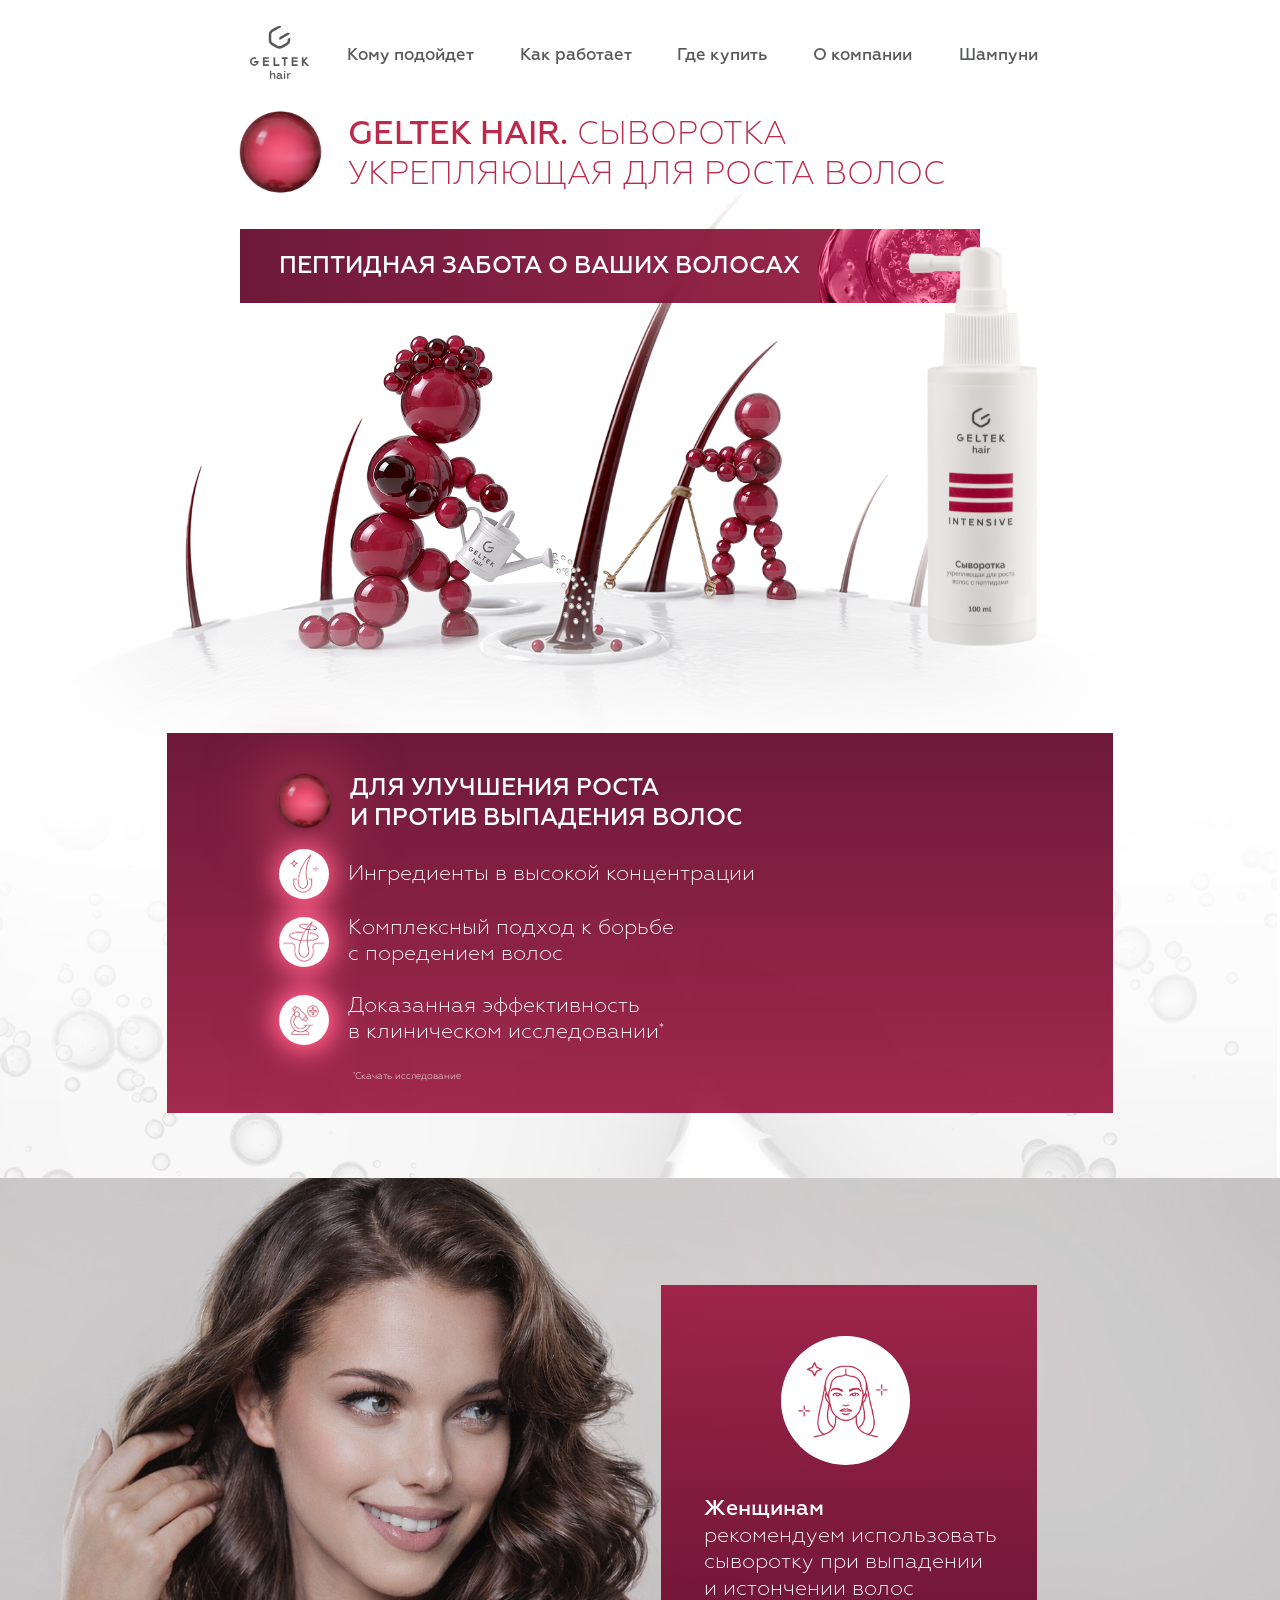
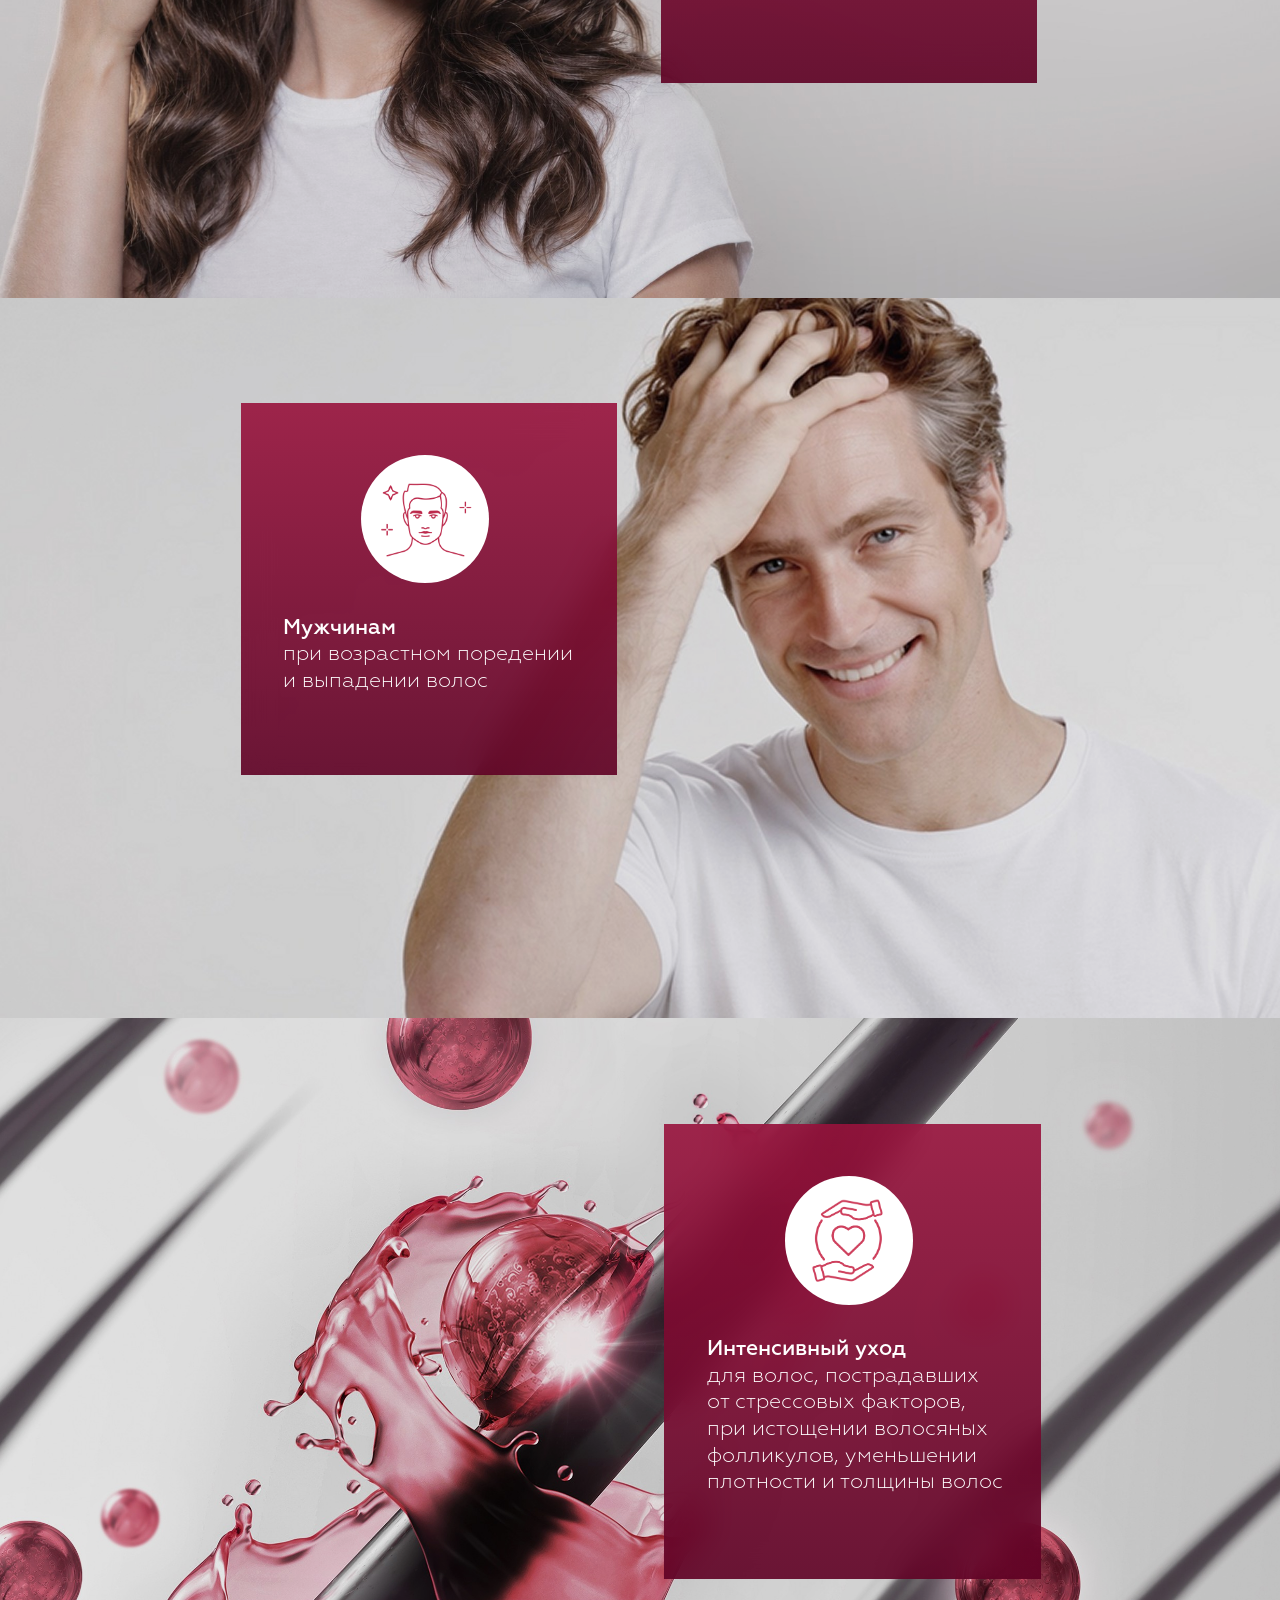
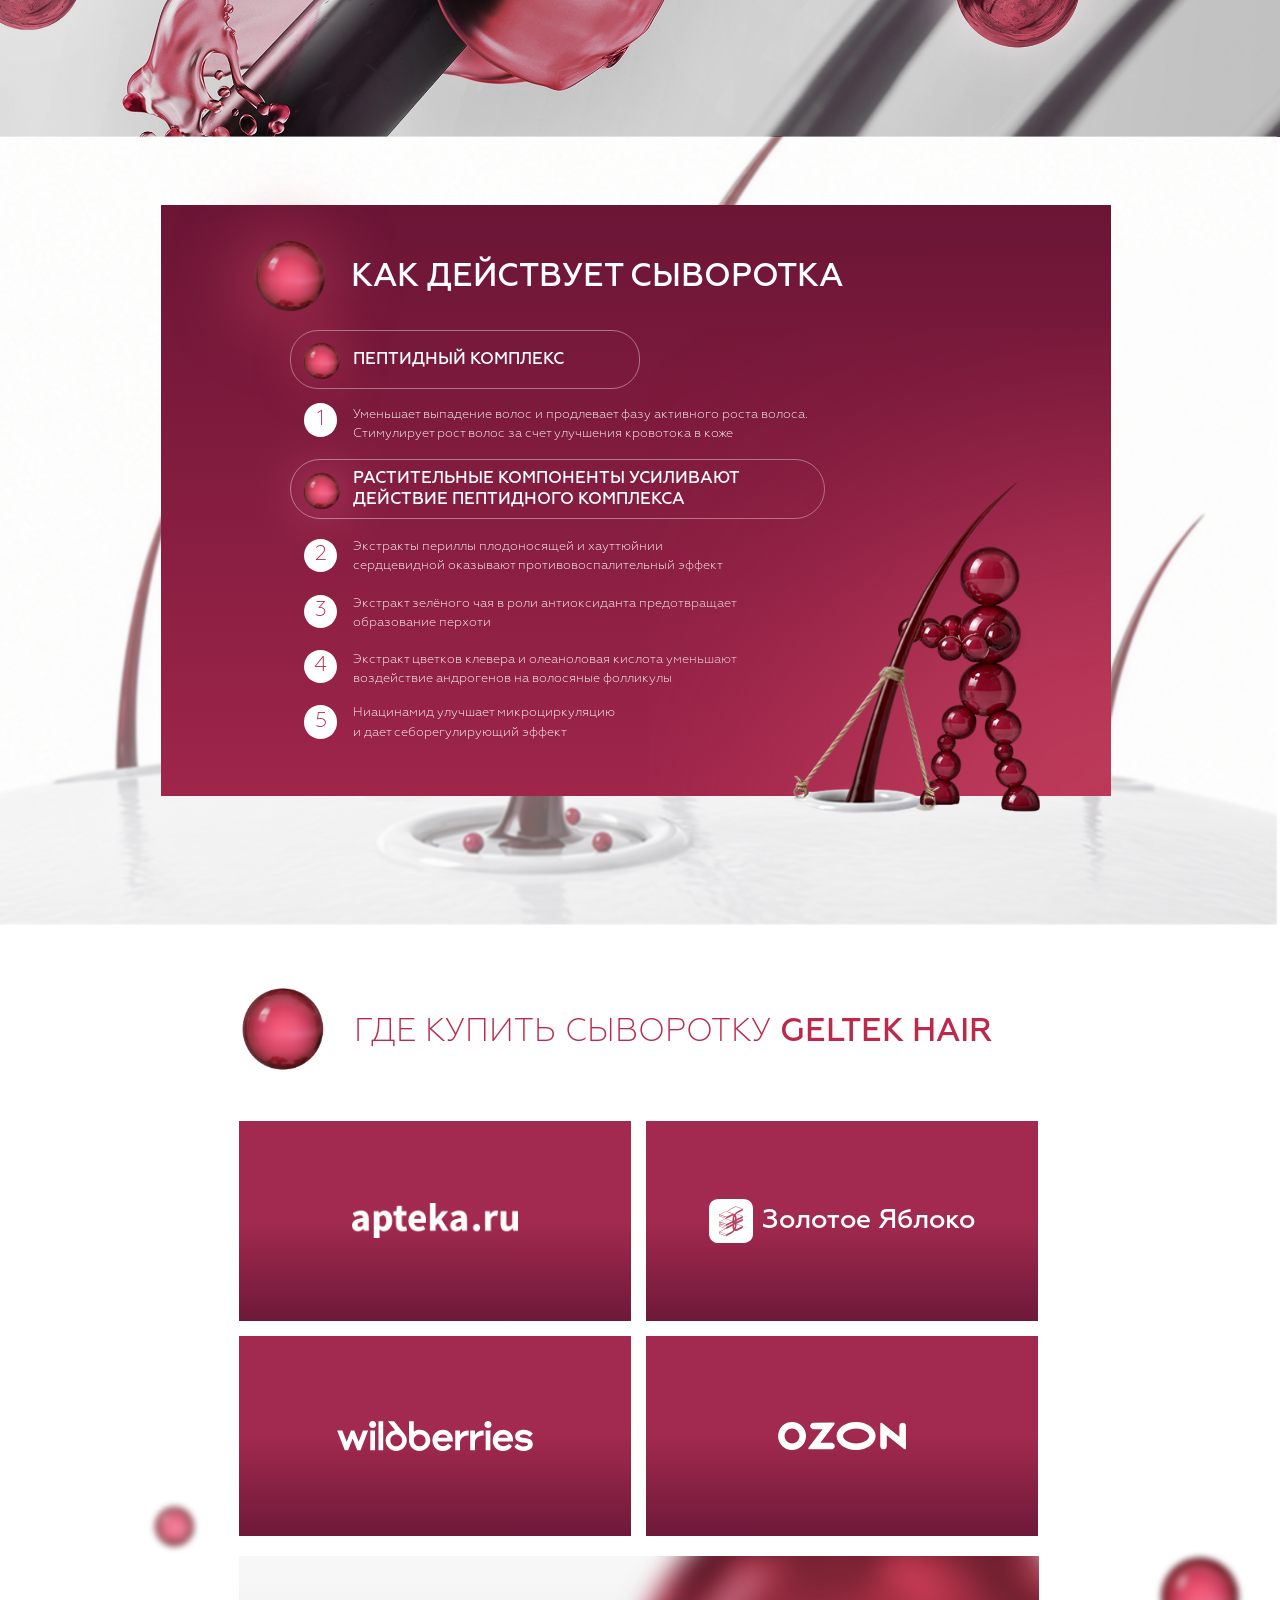
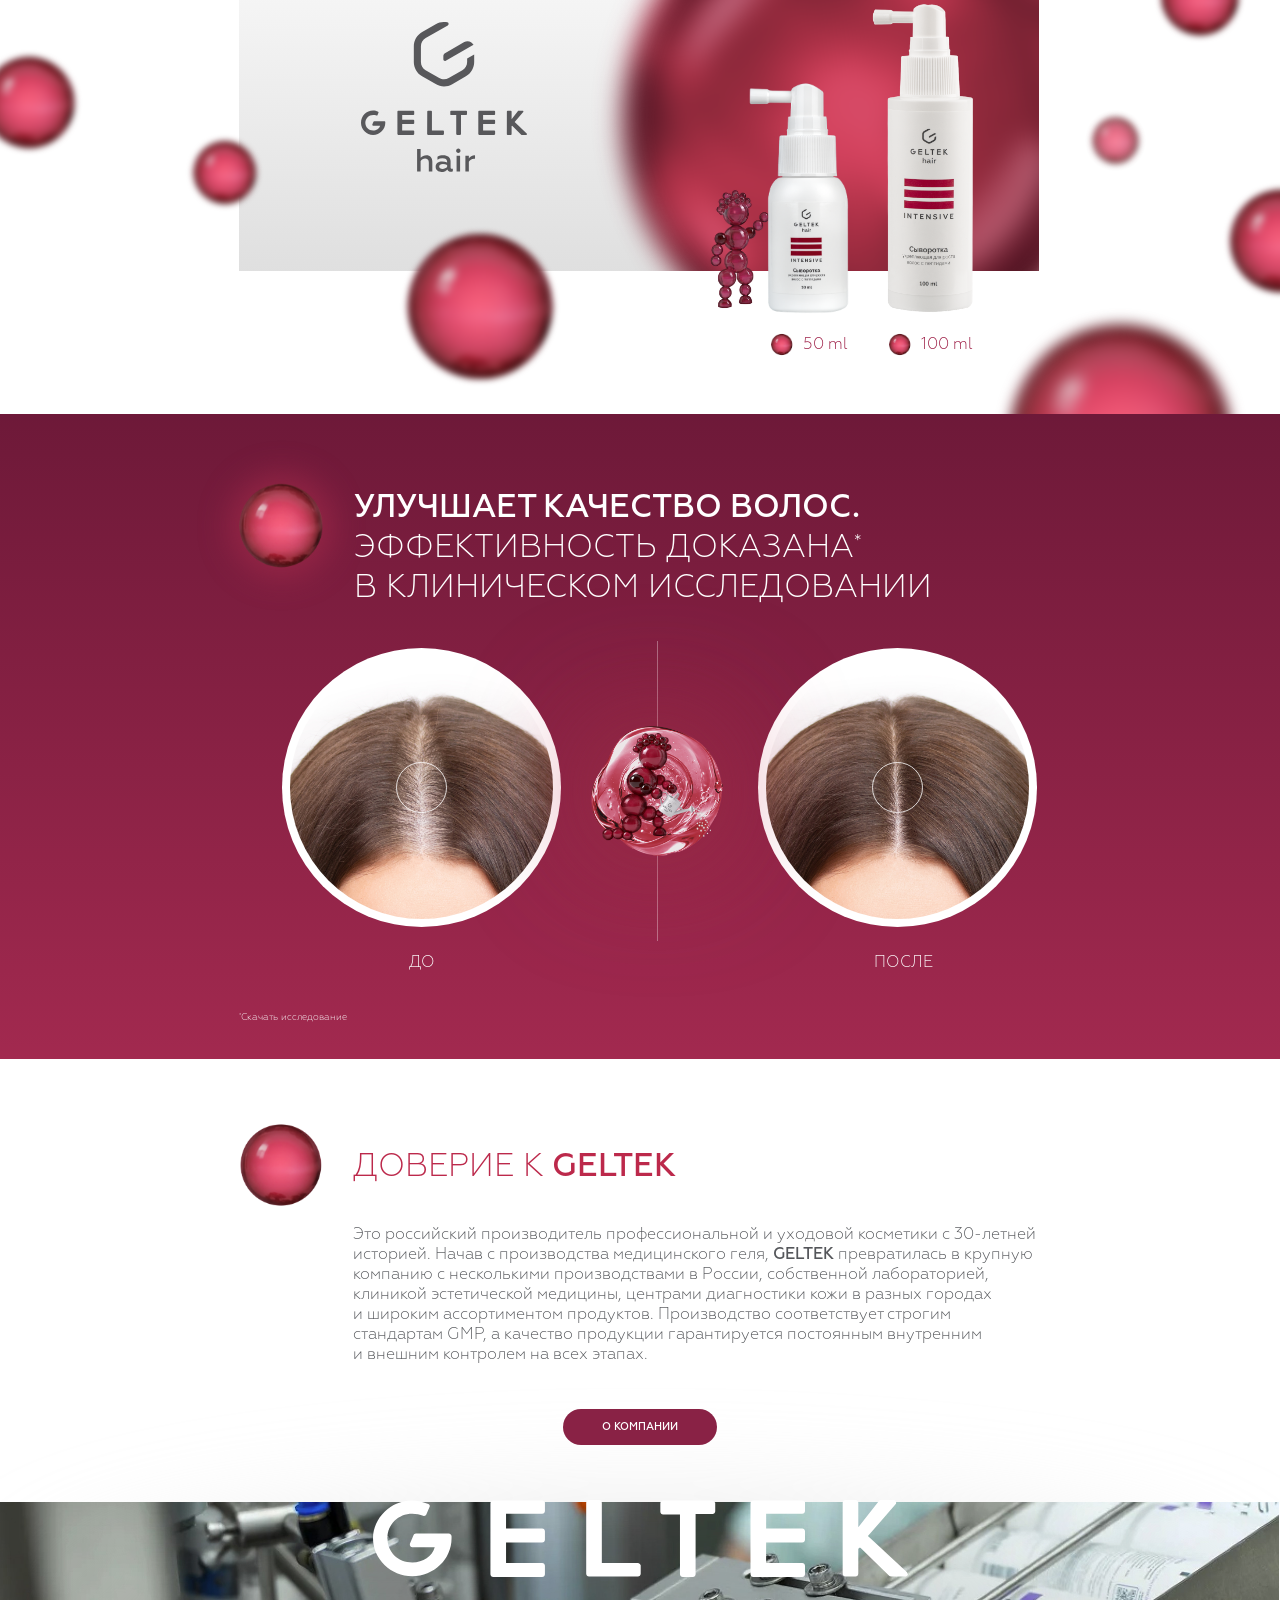
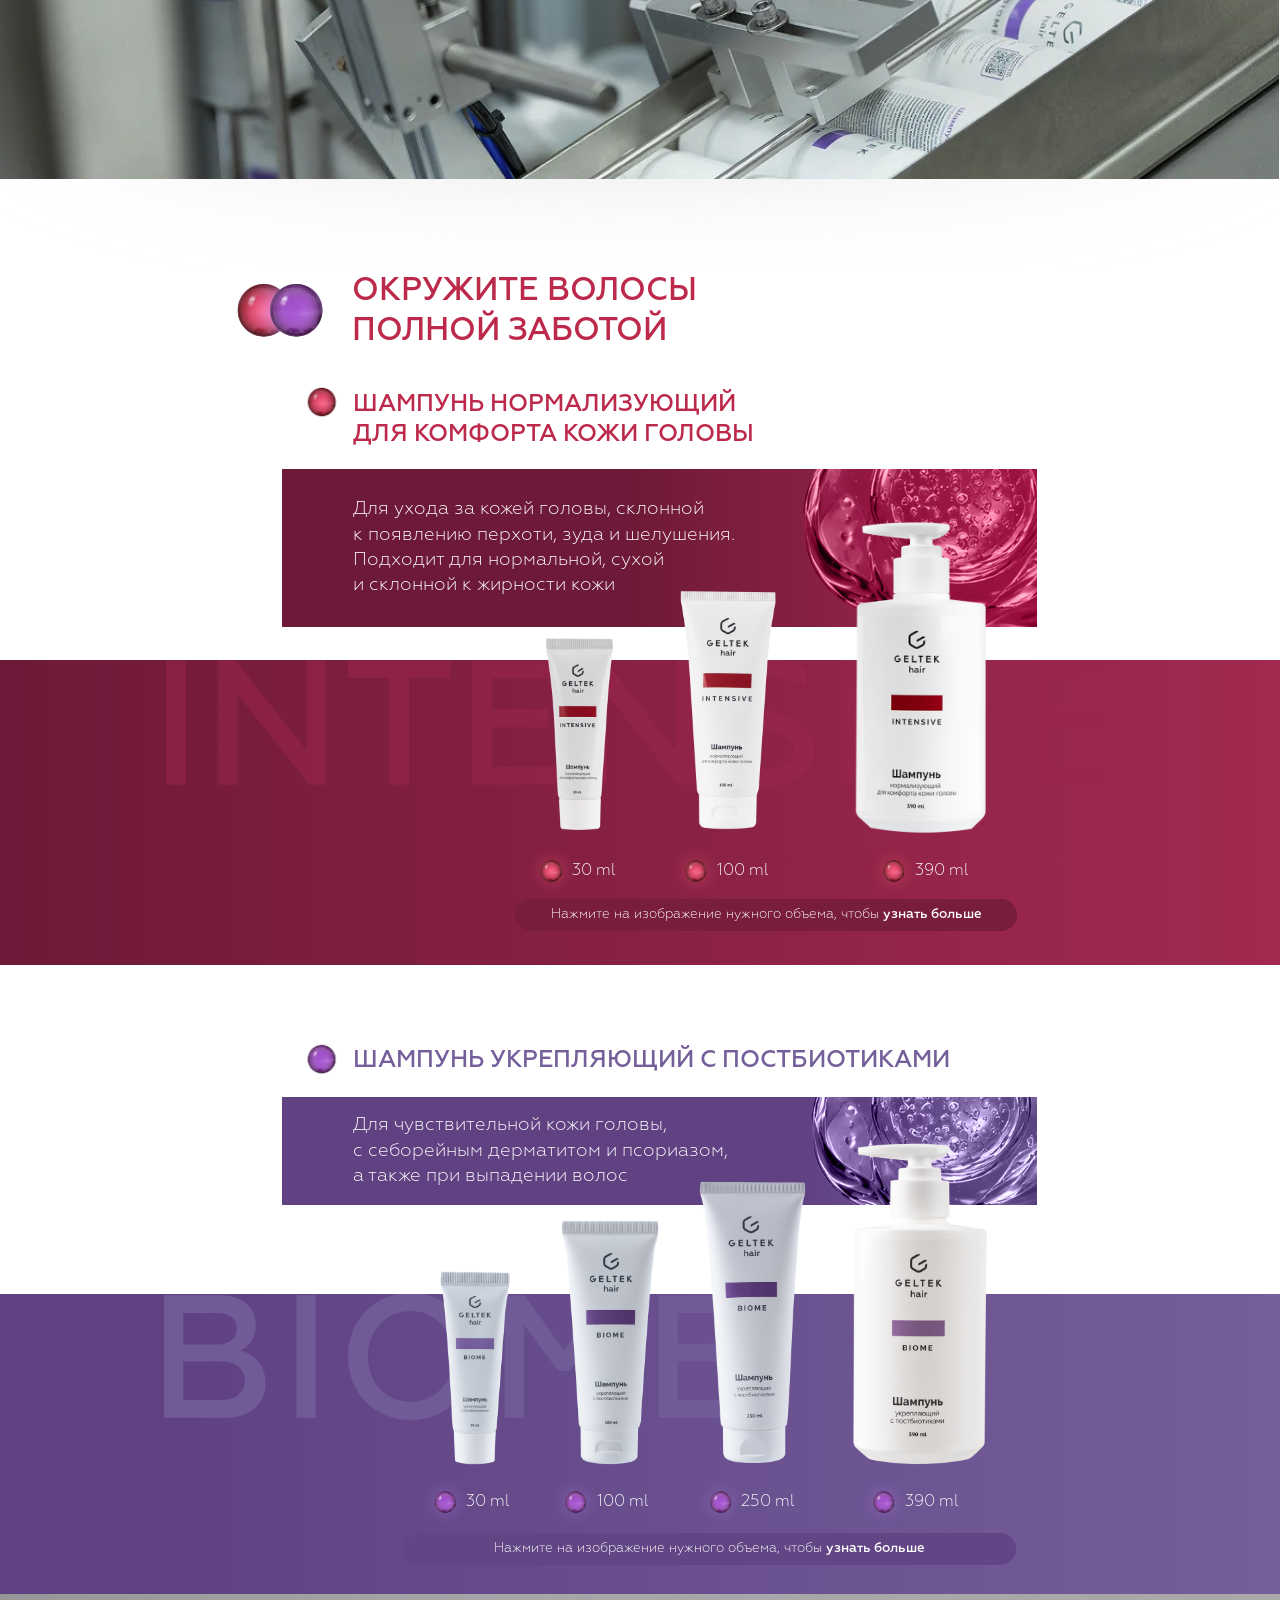
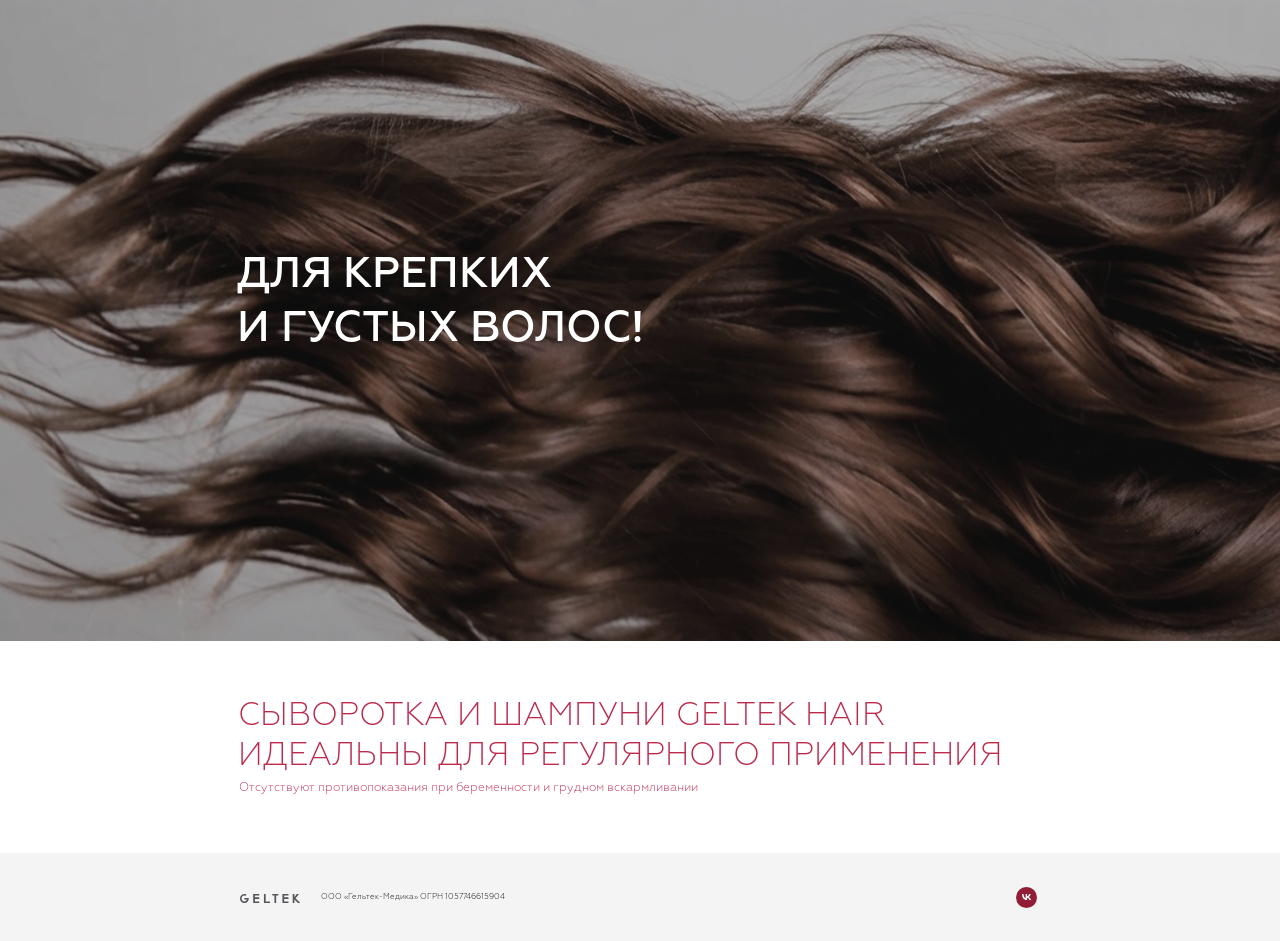
<file: index.html>
<!DOCTYPE html>
<html lang="ru">
<head>
<meta charset="UTF-8">
<meta name="viewport" content="width=device-width, initial-scale=1.0">
<title>GELTEK HAIR — Сыворотка укрепляющая для роста волос</title>
<meta name="description" content="GELTEK HAIR — сыворотка укрепляющая для роста и против выпадения волос. Пептидная забота о ваших волосах. Эффективность доказана в клиническом исследовании.">
<link rel="canonical" href="https://geltekhair.ru/">
<link rel="icon" href="assets/img/logos/geltek-hair.svg" type="image/svg+xml">
<meta property="og:type" content="website">
<meta property="og:title" content="GELTEK HAIR — Сыворотка укрепляющая для роста волос">
<meta property="og:description" content="Пептидная забота о ваших волосах. Для улучшения роста и против выпадения волос.">
<meta property="og:image" content="https://geltekhair.ru/assets/img/og.jpg">
<meta property="og:locale" content="ru_RU">
<meta name="theme-color" content="#BC294B">
<link rel="stylesheet" href="style.css">
</head>
<body>
<div class="stage" id="top">

  <!-- ЭКРАН 1: HERO + ПРЕИМУЩЕСТВА -->
  <section class="s1" data-fig="137:2">
    <img class="abs kv" src="assets/img/fig/hero-kv-crop.png" alt="" data-fig="137:3">
    <img class="abs bubbles" src="assets/img/fig/bubbles-crop.jpg" alt="" data-fig="137:4">

    <!-- blur-патчи переходов (растворяют края KV-фото в белый) -->
    <div class="abs patch p1"></div>
    <div class="abs patch p2"></div>
    <div class="abs patch p3"></div>
    <div class="abs patch p4"></div>
    <div class="abs patch p5"></div>
    <div class="abs patch p6"></div>
    <div class="abs patch p7"></div>
    <div class="abs patch p8"></div>
    <div class="abs patch p9"></div>

    <!-- баннер «Пептидная забота» — стекло с маскированной каплей -->
    <div class="abs banner" data-fig="137:13">
      <img class="banner-drop" src="assets/img/fig/drop-red-pt2-fx.png" alt="" data-fig="137:18">
      <span>Пептидная забота о ваших волосах</span>
    </div>

    <!-- Движение флакона по прокрутке. Конечная точка согласована: нижний край флакона
         останавливается на 30px выше нижней кромки бордовой плашки преимуществ (её низ 1669,
         высота флакона 634 → top 1005 = 52.344cqw).
         Скорость 2.2 подобрана так, чтобы флакон оставался в кадре целиком: смещение по
         странице (657px) почти равно пройденной прокрутке (803px), поэтому
         относительно окна флакон почти стоит на месте — за всё движение поднимается лишь на
         ~146px вместо прежних 500 и не уходит за верхнюю кромку. Путь пройден к 45% прохождения
         секции (1/2.2), дальше флакон стоит. -->
    <img class="abs bottle" src="assets/img/fig/serum-100.png" alt="" data-fig="147:30" data-scroll-y0="18.125" data-scroll-y1="52.344" data-scroll-speed="2.2">

    <!-- преимущества -->
    <div class="abs adv-card"></div>
    <div class="abs sph-glow"></div>
    <img class="abs sph-adv" src="assets/img/fig/sphere-red.png" alt="">
    <h2 class="abs adv-title">Для улучшения роста<br>и против выпадения волос</h2>

    <div class="abs adv-glow c1"></div>
    <div class="abs adv-ic c1"><img src="assets/img/icons-wine/follicle.png" alt=""></div>
    <p class="abs adv-item i1">Ингредиенты в высокой концентрации</p>

    <div class="abs adv-glow c2"></div>
    <div class="abs adv-ic c2"><img src="assets/img/icons-wine/skin.png" alt=""></div>
    <p class="abs adv-item i2">Комплексный подход к борьбе<br>с поредением волос</p>

    <div class="abs adv-glow c3"></div>
    <div class="abs adv-ic c3"><img src="assets/img/icons-wine/microscope.png" alt=""></div>
    <p class="abs adv-item i3">Доказанная эффективность<br>в клиническом исследовании<sup class="fn">*</sup></p>

    <a class="abs adv-note" href="assets/docs/issledovanie-syvorotka-peptidy.pdf" target="_blank" rel="noopener"><sup class="fn">*</sup>Скачать исследование</a>

    <img class="abs sph-title" src="assets/img/fig/sphere-red.png" alt="">
    <h1 class="abs hero-title"><span class="b">GELTEK HAIR.</span> Сыворотка укрепляющая для роста волос</h1>

    <!-- хедер -->
    <header class="hdr">
      <!-- Логотип — ссылка на начало страницы -->
      <a class="logo-link" href="#top"><img class="logo" src="assets/img/logos/geltek-hair.svg" alt="GELTEK hair"></a>
      <!-- Пункты меню — якорные ссылки на id соответствующих секций -->
      <nav>
        <a class="n1" href="#s2">Кому подойдет</a>
        <a class="n2" href="#s5">Как работает</a>
        <a class="n3" href="#s6">Где купить</a>
        <a class="n4" href="#s8">О компании</a>
        <a class="n5" href="#s9">Шампуни</a>
      </nav>
    </header>
  </section>

  <!-- ЭКРАН 2: ЖЕНЩИНАМ -->
  <section class="s2" data-fig="137:75" id="s2">
    <!-- Узел-аннотация 137:581: фото стартует затемнённым (data-dim) и высветляется по мере
         прокрутки -->
    <img class="abs bg" src="assets/img/fig/woman.jpg" alt="" data-fig="137:77" data-dim="0.9">
    <!-- Узел-аннотация 137:581: параллакс карточки/иконки/текста — одинаковая амплитуда data-par,
         чтобы плашка двигалась одним блоком -->
    <div class="abs glass card" data-par="12.266"></div>
    <div class="abs ic-circ icon" data-par="12.266"><img src="assets/img/icons-wine/woman-frame.png" alt=""></div>
    <p class="abs txt" data-par="12.266"><span class="b">Женщинам</span><br>рекомендуем использовать<br>сыворотку при выпадении<br>и истончении волос</p>
  </section>

  <!-- ЭКРАН 3: МУЖЧИНАМ -->
  <section class="s3" data-fig="137:110">
    <img class="abs bg" src="assets/img/fig/man-crop.jpg" alt="" data-fig="137:112" data-dim="0.9">
    <!-- Узел-аннотация 137:550 — тот же механизм параллакса и затемнения, что и в блоке «Женщинам» -->
    <div class="abs glass card" data-par="12.266"></div>
    <div class="abs ic-circ icon" data-par="12.266"><img src="assets/img/icons-wine/man-frame-d.png" alt=""></div>
    <p class="abs txt" data-par="12.266"><span class="b">Мужчинам</span><br>при возрастном поредении и выпадении волос</p>
  </section>

  <!-- ЭКРАН 4: БЕРЕЖНЫЙ УХОД -->
  <section class="s4" data-fig="137:147">
    <img class="abs bg" src="assets/img/fig/demo-crop.jpg" alt="" data-fig="137:148" data-dim="0.9">
    <!-- Узел-аннотация 137:580 — тот же механизм, что и в предыдущих блоках -->
    <div class="abs glass card" data-par="12.266"></div>
    <div class="abs ic-circ icon" data-par="12.266"><img src="assets/img/icons-wine/care-frame-d.png" alt=""></div>
    <p class="abs txt" data-par="12.266"><span class="b">Интенсивный уход</span><br>для волос, пострадавших<br>от стрессовых факторов,<br>при истощении волосяных<br>фолликулов, уменьшении<br>плотности и толщины волос</p>
  </section>

  <!-- ЭКРАН 5: КАК ДЕЙСТВУЕТ СЫВОРОТКА -->
  <section class="s5" data-fig="137:165" id="s5">
    <!-- 137:166: белая подложка под кв-фоном -->
    <div class="abs white-bg"></div>
    <!-- 137:168 — фон витрины: положение макетное, без движения по прокрутке (см. style.css) -->
    <img class="abs kvbg" src="assets/img/fig/geltek-kv-bg-fig.png" alt="" data-fig="137:168">
    <!-- Белое размытое пятно правого нижнего угла (137:169) в вёрстке не воспроизводится:
         в макете группа экрана длиннее секции, и пятно выходило на следующий экран.
         Осознанное отступление от макета. -->
    <div class="abs glass card"></div>

    <div class="abs sph-glow title-glow"></div>
    <img class="abs sph title-sph" src="assets/img/fig/sphere-red.png" alt="">
    <h2 class="abs title">Как действует сыворотка</h2>

    <!-- Заголовок «Пептидный комплекс» в рамке-пилюле (137:221) -->
    <div class="abs pill pill1"></div>
    <div class="abs sph-glow p1-glow"></div>
    <img class="abs sph p1-sph" src="assets/img/fig/sphere-red.png" alt="">
    <h3 class="abs pill-title pill1-title">Пептидный комплекс</h3>

    <!-- Пункты разнесены на отдельные абзацы: расстояния между ними заданы координатами
         каждого пункта, а не пустой строкой внутри общего текста -->
    <p class="abs body b1">Уменьшает выпадение волос и продлевает фазу активного роста волоса.<br>Стимулирует рост волос за счет улучшения кровотока в коже</p>
    <div class="abs num-circ n1"><span>1</span></div>

    <!-- Заголовок «Растительные компоненты…» в рамке-пилюле (137:229) -->
    <div class="abs pill pill2"></div>
    <div class="abs sph-glow p2-glow"></div>
    <img class="abs sph p2-sph" src="assets/img/fig/sphere-red.png" alt="">
    <h3 class="abs pill-title pill2-title">Растительные компоненты усиливают<br>действие пептидного комплекса</h3>

    <p class="abs body b2">Экстракты периллы плодоносящей и хауттюйнии<br>сердцевидной оказывают противовоспалительный эффект</p>
    <div class="abs num-circ n2"><span>2</span></div>
    <p class="abs body b3">Экстракт зелёного чая в роли антиоксиданта предотвращает<br>образование перхоти</p>
    <div class="abs num-circ n3"><span>3</span></div>
    <p class="abs body b4">Экстракт цветков клевера и олеаноловая кислота уменьшают<br>воздействие андрогенов на волосяные фолликулы</p>
    <div class="abs num-circ n4"><span>4</span></div>
    <p class="abs body b5">Ниацинамид улучшает микроциркуляцию<br>и дает себорегулирующий эффект</p>
    <div class="abs num-circ n5"><span>5</span></div>

    <!-- 137:236 — группа маски: свечение видно только внутри её прямоугольника -->
    <div class="abs man-glow-clip">
      <div class="abs man-glow" data-fig="137:238"></div>
    </div>
    <div class="abs man-wrap" data-fig="137:235">
      <img class="abs man-ball" src="assets/img/fig/man-ball.png" alt="" data-fig="137:239">
    </div>
  </section>

  <!-- ЭКРАН 6: ГДЕ КУПИТЬ + ПРОДУКТ -->
  <section class="s6" data-fig="137:240" id="s6">
    <!-- заголовок -->
    <img class="abs ball" src="assets/img/fig/sphere-red.png" alt="">
    <h2 class="abs title">Где купить сыворотку <span class="b">GELTEK HAIR</span></h2>

    <!-- кнопки маркетплейсов -->
    <a class="abs shopbtn b1" href="https://apteka.ru/product/geltek-syvorotka-dlya-rosta-volos-s-peptidami-ukreplyayushhaya-50-ml-6a0c58deab64e4a63ecdca05/" target="_blank" rel="noopener">
      <img src="assets/img/logos/apteka-white.png" alt="apteka.ru">
    </a>
    <a class="abs shopbtn b2" href="https://goldapple.ru/19000449273-with-peptides" target="_blank" rel="noopener">
      <img class="zy-logo" src="assets/img/logos/zolotoe-yabloko.svg" alt=""><span class="zy-txt">Золотое Яблоко</span>
    </a>
    <a class="abs shopbtn b3" href="https://www.wildberries.ru/catalog/489447740/detail.aspx?targetUrl=SN" target="_blank" rel="noopener">
      <img class="wb-logo" src="assets/img/logos/wildberries.svg" alt="Wildberries">
    </a>
    <a class="abs shopbtn b4" href="https://ozon.ru/t/5DObdNM" target="_blank" rel="noopener">
      <img class="ozon-logo" src="assets/img/logos/ozon.svg" alt="OZON">
    </a>

    <!-- витрина продукта -->
    <div class="abs plate"></div>
    <div class="abs glowbox">
      <!-- .glowbox-light (137:258, слой из макета) убран: круг 50.104cqw больше клиппера .glowbox
           по высоте почти вдвое, поэтому даже с мягким краем заливки он неизбежно обрезался
           overflow:hidden жёсткой линией — читалось как светлый полупрозрачный квадрат на сфере.
           В макете над сферой нет отдельного светлого пятна — переход плашки в сферу
           идёт только за счёт собственного градиента картинки .glowbox-sphere -->
      <img class="abs glowbox-sphere" src="assets/img/fig/sphere-big.png" alt="">
    </div>
    <img class="abs showcase-logo" src="assets/img/logos/geltek-hair.svg" alt="GELTEK hair">
    <img class="abs peptidman" src="assets/img/fig/peptid-man-one.png" alt="">
    <img class="abs pack50" src="assets/img/fig/serum-50.png" alt="" data-fig="137:306">
    <img class="abs pack100" src="assets/img/fig/serum-100.png" alt="" data-fig="137:307">

    <div class="abs vol-glow g50"></div>
    <img class="abs vol-sph s50" src="assets/img/fig/sphere-red.png" alt="">
    <span class="abs vol-txt t50">50 ml</span>
    <div class="abs vol-glow g100"></div>
    <img class="abs vol-sph s100" src="assets/img/fig/sphere-red.png" alt="">
    <span class="abs vol-txt t100">100 ml</span>

    <!-- Плавающие декоративные сферы фона (137:674 «spheres», группа A2).
         Обёрнуты в .deco-layer — слой шириной 100vw, отцентрованный по окну, чтобы обрезка шла по
         краю окна, а не по рамке .stage (max-width:1920px) — иначе сферы f6/f7, выходящие за границы
         0..100cqw, срезались бы на широких экранах. left каждой сферы получил компенсацию
         calc(...+(100vw-100cqw)/2), чтобы положение относительно плашки/витрины не менялось при
         viewport>1920 (без неё сферы съезжали бы влево на величину бокового отступа .stage).
         Параллакс группы шариков — data-par обязательно на внутренней .deco-par, а не на .deco-layer:
         main.js пишет параллакс через el.style.transform, и если повесить его на сам .deco-layer,
         инлайн-стиль затрёт CSS-центрирование translateX(-50%) и сломает обрезку по краю окна. -->
    <div class="abs deco-layer">
      <div class="deco-par" data-par="12.969">
        <img class="abs float f1" src="assets/img/fig/sphere-red.png" alt="" data-fig="137:299">
        <img class="abs float f2" src="assets/img/fig/sphere-red.png" alt="" data-fig="215:2">
        <img class="abs float f3" src="assets/img/fig/sphere-red.png" alt="" data-fig="137:295">
        <img class="abs float f4" src="assets/img/fig/sphere-red.png" alt="" data-fig="137:296">
        <img class="abs float f5" src="assets/img/fig/sphere-red.png" alt="" data-fig="206:368">
        <img class="abs float f6" src="assets/img/fig/sphere-red.png" alt="" data-fig="137:297">
        <img class="abs float f8" src="assets/img/fig/sphere-red.png" alt="" data-fig="206:372">
        <img class="abs float f9" src="assets/img/fig/sphere-red.png" alt="" data-fig="137:294">
      </div>
    </div>
    <!-- Самый крупный шар левого нижнего угла (137:298) в вёрстке не воспроизводится: в макете
         он есть, но при живой раскладке уходил под бордовую плашку следующего экрана и читался
         посторонним пятном. Осознанное отступление от макета. -->
  </section>

  <!-- ЭКРАН 7: ДО/ПОСЛЕ -->
  <section class="s7" data-fig="137:310">
    <div class="abs glass s7card" data-fig="137:311"></div>

    <div class="abs sph-glow s7-glow"></div>
    <img class="abs sph s7-sph" src="assets/img/fig/sphere-red.png" alt="">
    <h2 class="abs s7-title"><span class="b">Улучшает качество волос.</span><br>Эффективность доказана<sup class="fn">*</sup><br>в клиническом исследовании</h2>

    <!-- ДО -->
    <!-- Круг «до»/«после» и шар-разделитель движутся при прокрутке как единое целое:
         data-par перенесён с фото на кольцо/маску/точку/подпись каждого круга
         (одна и та же амплитуда — двигаются синхронно), фото внутри маски больше не смещается
         отдельно -->
    <div class="abs ba-ring ba-before" data-par="5.188"></div>
    <div class="abs ba-mask ba-before-m" data-par="5.188"><img src="assets/img/fig/before.png" alt="До"></div>
    <div class="abs ba-dot ba-before-dot" data-par="5.188"></div>
    <span class="abs ba-label ba-before-label" data-par="5.188">до</span>

    <!-- ПОСЛЕ -->
    <div class="abs ba-ring ba-after" data-par="5.188"></div>
    <div class="abs ba-mask ba-after-m" data-par="5.188"><img src="assets/img/fig/after.png" alt="После"></div>
    <div class="abs ba-dot ba-after-dot" data-par="5.188"></div>
    <span class="abs ba-label ba-after-label" data-par="5.188">после</span>

    <!-- капля-разделитель по центру: линия — статичная ось, шар (капля+блики) едет вместе с
         кругами до/после той же амплитудой -->
    <!-- Линия движется по прокрутке с той же амплитудой, что капля и шар: они образуют один
         визуальный узел, и без общего движения линия переставала быть симметричной
         относительно капли уже к середине прохода блока по экрану -->
    <div class="abs ba-line" data-par="5.188"></div>
    <div class="abs ba-glow1" data-par="5.188"></div>
    <img class="abs ba-drop" src="assets/img/fig/drop-small.png" alt="" data-par="5.188">
    <div class="abs ba-glow2" data-par="5.188"></div>
    <img class="abs ba-ball" src="assets/img/fig/ball-5.png" alt="" data-par="5.188">

    <a class="abs s7-note" href="assets/docs/issledovanie-syvorotka-peptidy.pdf" target="_blank" rel="noopener"><sup class="fn">*</sup>Скачать исследование</a>
  </section>

  <!-- ЭКРАН 8: ДОВЕРИЕ + ПРОИЗВОДСТВО -->
  <section class="s8" data-fig="137:346" id="s8">
    <img class="abs sph s8-sph" src="assets/img/fig/sphere-red.png" alt="">
    <h2 class="abs s8-title">Доверие к <span class="b">GELTEK</span></h2>

    <!-- Раскладка строк повторяет узел 137:349: два принудительных переноса (в макете символы
         U+2028 после «в разных городах» и после «постоянным внутренним») и неразрывные пробелы
         вокруг «медицинского геля, GELTEK превратилась». Без них текст течёт плотнее макета:
         строки набираются шире, и раскладка расходится начиная с четвёртой строки. -->
    <p class="abs s8-body">Это российский производитель профессиональной и уходовой косметики с 30-летней историей. Начав с производства&nbsp;медицинского геля,&nbsp;<span class="b">GELTEK</span>&nbsp;превратилась в крупную компанию с несколькими производствами в России, собственной лабораторией, клиникой эстетической медицины, центрами диагностики кожи в разных городах<br>и широким ассортиментом продуктов. Производство соответствует строгим стандартам GMP, а качество продукции гарантируется постоянным внутренним<br>и внешним контролем на всех этапах.</p>

    <a class="abs s8-btn" href="https://geltek.ru/about/" target="_blank" rel="noopener">О компании</a>

    <img class="abs s8-photo" src="assets/img/fig/picture-crop.jpg" alt="" data-fig="137:355">
    <div class="abs s8-shadow"></div>
    <!-- В макете два состояния одного логотипа: 137:359 — исходное у верхней кромки фотографии,
         137:373 (полупрозрачное) — конечное, ровно по центру фотографии. Это раскадровка одного
         движения, поэтому в вёрстке один элемент, который по прокрутке уезжает от верхнего края
         к центру через тот же механизм data-scroll-y0/y1, что и флакон. -->
    <img class="abs s8-logo" src="assets/img/fig/geltek-logo.svg" alt="GELTEK" data-fig="137:359" data-scroll-y0="34.479" data-scroll-y1="42.448">
  </section>

  <!-- ЭКРАН 9: ШАМПУНИ -->
  <section class="s9" data-fig="137:388" id="s9">
    <img class="abs s9-duo" src="assets/img/fig/spheres-duo.png" alt="">
    <h2 class="abs s9-title">Окружите волосы<br>полной заботой</h2>

    <!-- ШАМПУНЬ НОРМАЛИЗУЮЩИЙ (красный) -->
    <img class="abs sph r-sph" src="assets/img/fig/sphere-red.png" alt="">
    <h3 class="abs subhat r-subhat">Шампунь нормализующий<br>для комфорта кожи головы</h3>

    <div class="abs banner r-banner" data-fig="137:436">
      <img class="banner-drop" src="assets/img/fig/drop-red-pt15-fx.png" alt="" data-fig="138:41">
      <span>Для ухода за кожей головы, склонной<br>к появлению перхоти, зуда и шелушения.<br>Подходит для нормальной, сухой<br>и склонной к жирности кожи</span>
    </div>

    <a class="abs pack r-norm30" href="https://ozon.ru/t/V258OoT" target="_blank" rel="noopener" aria-label="Шампунь нормализующий 30 мл на OZON" data-fig="137:461"><img src="assets/img/fig/norm-30.png" alt="Шампунь нормализующий, 30 мл"></a>
    <a class="abs pack r-norm100" href="https://ozon.ru/t/J5zUUoa" target="_blank" rel="noopener" aria-label="Шампунь нормализующий 100 мл на OZON" data-fig="137:462"><img src="assets/img/fig/norm-100.png" alt="Шампунь нормализующий, 100 мл"></a>
    <a class="abs pack r-norm390" href="https://ozon.ru/t/LCK6Qqv" target="_blank" rel="noopener" aria-label="Шампунь нормализующий 390 мл на OZON" data-fig="137:475"><img src="assets/img/fig/norm-390.png" alt="Шампунь нормализующий, 390 мл"></a>

    <div class="abs vol-glow r-g1"></div><img class="abs vol-sph r-s1" src="assets/img/fig/sphere-red.png" alt=""><span class="abs vol-txt r-t1">30 ml</span>
    <div class="abs vol-glow r-g2"></div><img class="abs vol-sph r-s2" src="assets/img/fig/sphere-red.png" alt=""><span class="abs vol-txt r-t2">100 ml</span>
    <div class="abs vol-glow r-g3"></div><img class="abs vol-sph r-s3" src="assets/img/fig/sphere-red.png" alt=""><span class="abs vol-txt r-t3">390 ml</span>

    <div class="abs r-band" data-fig="137:450"><img class="wm-svg wm-intensive" src="assets/img/fig/intensive.svg" alt="Intensive"></div>
    <p class="abs more-txt r-more">Нажмите на изображение нужного объема, чтобы <b>узнать больше</b></p>

    <!-- ШАМПУНЬ УКРЕПЛЯЮЩИЙ С ПОСТБИОТИКАМИ (фиолетовый) -->
    <img class="abs sph v-sph" src="assets/img/fig/sphere-violet.png" alt="">
    <h3 class="abs subhat v-subhat">Шампунь укрепляющий с постбиотиками</h3>

    <div class="abs banner v-banner">
      <img class="banner-drop" src="assets/img/fig/drop-violet-fx.png" alt="" data-fig="137:411">
      <span>Для чувствительной кожи головы,<br>с себорейным дерматитом и псориазом,<br>а также при выпадении волос</span>
    </div>

    <a class="abs pack v-post30" href="https://ozon.ru/t/QWfvYLg" target="_blank" rel="noopener" aria-label="Шампунь укрепляющий с постбиотиками 30 мл на OZON" data-fig="229:13"><img src="assets/img/fig/post-30.png" alt="Шампунь укрепляющий с постбиотиками, 30 мл"></a>
    <a class="abs pack v-post100" href="https://ozon.ru/t/D4Ckk4i" target="_blank" rel="noopener" aria-label="Шампунь укрепляющий с постбиотиками 100 мл на OZON" data-fig="229:20"><img src="assets/img/fig/post-100.png" alt="Шампунь укрепляющий с постбиотиками, 100 мл"></a>
    <a class="abs pack v-post250" href="https://ozon.ru/t/D4Ckjau" target="_blank" rel="noopener" aria-label="Шампунь укрепляющий с постбиотиками 250 мл на OZON" data-fig="137:434"><img src="assets/img/fig/post-250.png" alt="Шампунь укрепляющий с постбиотиками, 250 мл"></a>
    <a class="abs pack v-post390" href="https://ozon.ru/t/cFSZZbb" target="_blank" rel="noopener" aria-label="Шампунь укрепляющий с постбиотиками 390 мл на OZON" data-fig="137:431"><img src="assets/img/fig/post-390.png" alt="Шампунь укрепляющий с постбиотиками, 390 мл"></a>

    <div class="abs vol-glow v-g1"></div><img class="abs vol-sph v-s1" src="assets/img/fig/sphere-violet.png" alt=""><span class="abs vol-txt v-t1">30 ml</span>
    <div class="abs vol-glow v-g2"></div><img class="abs vol-sph v-s2" src="assets/img/fig/sphere-violet.png" alt=""><span class="abs vol-txt v-t2">100 ml</span>
    <div class="abs vol-glow v-g3"></div><img class="abs vol-sph v-s3" src="assets/img/fig/sphere-violet.png" alt=""><span class="abs vol-txt v-t3">250 ml</span>
    <div class="abs vol-glow v-g4"></div><img class="abs vol-sph v-s4" src="assets/img/fig/sphere-violet.png" alt=""><span class="abs vol-txt v-t4">390 ml</span>

    <div class="abs v-band" data-fig="137:394"><img class="wm-svg wm-biome" src="assets/img/fig/biome.svg" alt="Biome"></div>
    <p class="abs more-txt v-more">Нажмите на изображение нужного объема, чтобы <b>узнать больше</b></p>
  </section>

  <!-- ЭКРАН 10: КРЕПКИЕ ВОЛОСЫ + ФИНАЛ -->
  <section class="s10" data-fig="137:476">
    <!-- Затемнение фотографии постоянное, 20% — как слой затемнения в макете (см. style.css) -->
    <img class="abs s10-photo" src="assets/img/fig/hair.jpg" alt="">
    <!-- Узел-аннотация 137:579: лёгкое движение при прокрутке (data-par) -->
    <h2 class="abs s10-title" data-par="10.208">Для крепких<br>и густых волос!</h2>

    <div class="abs s10-base"></div>
    <!-- Узел 137:486 макета — Geometria-Light 300 без выделения; перенос строки после
         "GELTEK HAIR" (два пробела в макете отмечали место переноса) -->
    <h3 class="abs s10-cta">Сыворотка и шампуни GELTEK HAIR<br>идеальны для регулярного применения</h3>
    <p class="abs s10-note" data-fig="183:2612">Отсутствуют противопоказания при беременности и грудном вскармливании</p>
  </section>

  <!-- ФУТЕР -->
  <footer class="s-foot" data-fig="137:487">
    <img class="abs foot-logo" src="assets/img/logos/geltek-main.svg" alt="GELTEK">
    <p class="abs foot-text">ООО «Гельтек-Медика» ОГРН 1057746615904</p>
    <a class="abs foot-vk" href="https://vk.ru/geltekcosmetics" target="_blank" rel="noopener" aria-label="ВКонтакте" data-fig="137:496">
      <img class="foot-vk-mono" src="assets/img/fig/vk-mono.svg" alt="" data-fig="137:501">
    </a>
  </footer>

</div>

<!-- ==================== МОБИЛЬНАЯ ВЕРСТКА (база 320px, cqw = px/3.2) ==================== -->
<div class="stage--mobile" id="m-top">

  <!-- Мобильное меню — по фрейму 188:155 (spec_v2_menu.json, 159x177, cqw=px/3.2): порядок и
       текст пунктов взяты из спеки как есть (отличается от порядка в десктопной шапке). Логотип
       обёрнут в ссылку. -->
  <header class="m-hdr">
    <!-- якорь #top живёт на десктопном .stage, который при мобильной ширине display:none —
         для мобильной ветки нужен собственный: id="m-top" на .stage--mobile -->
    <a class="m-hdr-logo-link" href="#m-top"><img class="m-hdr-logo" src="assets/img/logos/geltek-hair.svg" alt="GELTEK hair"></a>
    <span class="m-burger" role="button" tabindex="0" aria-label="Меню" aria-expanded="false"><i></i><i></i><i></i></span>
    <nav class="m-menu">
      <a href="#m-s5">Как работает</a>
      <a href="#m-s6">Где купить</a>
      <a href="#m-s8">О компании</a>
      <a href="#m-s9">Шампуни</a>
      <a href="#m-s2">Кому подойдет</a>
    </nav>
  </header>

  <!-- M-ЭКРАН 1: HERO + ПРЕИМУЩЕСТВА -->
  <section class="m-s1" data-fig="183:2557">
    <img class="abs m-kv" src="assets/img/fig/hero-kv-crop-m.png" alt="" data-fig="183:2557">
    <div class="abs m-patch"></div>

    <img class="abs m-sph m-title-sph" src="assets/img/fig/sphere-red.png" alt="">
    <h1 class="abs m-hero-title"><span class="b">GELTEK HAIR.</span><br>Сыворотка<br>укрепляющая<br>для роста волос</h1>

    <div class="abs m-banner">
      <img class="banner-drop" src="assets/img/fig/drop-red-m1-fx.png" alt="">
      <span>Пептидная<br>забота<br>о ваших<br>волосах</span>
    </div>
    <img class="abs m-bottle" src="assets/img/fig/serum-100.png" alt="" data-scroll-y0="64.063" data-scroll-y1="70">

    <div class="abs glass m-adv-card"></div>
    <div class="abs m-sph-glow m-adv-glow"></div>
    <img class="abs m-sph m-adv-sph" src="assets/img/fig/sphere-red.png" alt="">
    <h2 class="abs m-adv-title">Для улучшения роста и против выпадения волос</h2>

    <div class="abs m-ic-glow g1"></div>
    <div class="abs m-ic-circ m-ic1"><img src="assets/img/icons-wine/follicle.png" alt=""></div>
    <p class="abs m-adv-item m-i1">Ингредиенты в высокой<br>концентрации</p>

    <div class="abs m-ic-glow g2"></div>
    <div class="abs m-ic-circ m-ic2"><img src="assets/img/icons-wine/skin.png" alt=""></div>
    <p class="abs m-adv-item m-i2">Комплексный подход<br>к борьбе с поредением волос</p>

    <div class="abs m-ic-glow g3"></div>
    <div class="abs m-ic-circ m-ic3"><img src="assets/img/icons-wine/microscope.png" alt=""></div>
    <p class="abs m-adv-item m-i3">Доказанная эффективность<br>в клиническом исследовании<sup class="fn">*</sup></p>

    <a class="abs m-note" href="assets/docs/issledovanie-syvorotka-peptidy.pdf" target="_blank" rel="noopener"><sup class="fn">*</sup>Скачать исследование</a>
  </section>

  <!-- M-ЭКРАН 2: ЖЕНЩИНАМ -->
  <section class="m-s2 m-card-screen" data-fig="181:1849" id="m-s2">
    <img class="abs m-photo" src="assets/img/fig/woman-crop-m.jpg" alt="" data-fig="181:1849">
    <div class="abs glass m-card"></div>
    <div class="abs m-ic-circ m-icon"><img src="assets/img/icons-wine/woman-frame.png" alt=""></div>
    <p class="abs m-txt"><span class="b">Женщинам</span><br>рекомендуем использовать сыворотку при выпадении<br>и истончении волос</p>
  </section>

  <!-- M-ЭКРАН 3: МУЖЧИНАМ -->
  <section class="m-s3 m-card-screen" data-fig="181:1860">
    <img class="abs m-photo" src="assets/img/fig/man-crop-m.jpg" alt="" data-fig="181:1860">
    <div class="abs glass m-card"></div>
    <div class="abs m-ic-circ m-icon"><img src="assets/img/icons-wine/man-frame-d.png" alt=""></div>
    <p class="abs m-txt"><span class="b">Мужчинам</span><br>при возрастном поредении и выпадении волос</p>
  </section>

  <!-- M-ЭКРАН 4: БЕРЕЖНЫЙ УХОД -->
  <section class="m-s4 m-card-screen" data-fig="181:1911">
    <img class="abs m-photo" src="assets/img/fig/demo-crop-m.jpg" alt="" data-fig="181:1911">
    <div class="abs glass m-card"></div>
    <div class="abs m-ic-circ m-icon"><img src="assets/img/icons-wine/care-frame.png" alt=""></div>
    <p class="abs m-txt"><span class="b">Интенсивный уход</span><br>для волос, пострадавших от стрессовых факторов, при истощении волосяных фолликулов, уменьшении плотности и толщины волос</p>
  </section>

  <!-- M-ЭКРАН 5: КАК ДЕЙСТВУЕТ -->
  <section class="m-s5 acc-a-closed acc-b-closed" data-fig="181:2081" id="m-s5">
    <img class="abs m-s5-bg" src="assets/img/fig/geltek-kv-bg-crop-m.png" alt="" data-fig="181:2081">
    <div class="abs m-s5-shadow"></div>
    <div class="abs m-s5-man-wrap"><img class="abs m-s5-man" src="assets/img/fig/man-ball.png" alt=""></div>
    <div class="abs glass m-s5-card"></div>

    <div class="abs m-sph-glow m-s5-title-glow"></div>
    <img class="abs m-sph m-s5-title-sph" src="assets/img/fig/sphere-red.png" alt="">
    <h2 class="abs m-s5-title">Как действует сыворотка</h2>

    <div class="abs m-pill m-pill1" data-acc="a" role="button" tabindex="0" aria-expanded="false" aria-controls="m-acc-a" aria-label="Пептидный комплекс — раскрыть"></div>
    <div class="abs m-sph-glow m-p1-glow"></div>
    <img class="abs m-sph m-p1-sph" src="assets/img/fig/sphere-red.png" alt="">
    <h3 class="abs m-pill-title m-pill1-title" data-acc="a">Пептидный комплекс</h3>
    <span class="abs m-acc-sign m-acc-sign-a" aria-hidden="true"></span>

    <div class="abs m-num-circ m-n1 acc-a" id="m-acc-a"><span>1</span></div>
    <p class="abs m-body m-b1 acc-a">Уменьшает выпадение<br>волос и продлевает фазу<br>активного роста волоса.<br>Стимулирует рост волос<br>за счет улучшения<br>кровотока в коже</p>

    <div class="abs m-pill m-pill2" data-acc="b" role="button" tabindex="0" aria-expanded="false" aria-controls="m-acc-b" aria-label="Растительные компоненты усиливают действие пептидного комплекса — раскрыть"></div>
    <div class="abs m-sph-glow m-p2-glow"></div>
    <img class="abs m-sph m-p2-sph" src="assets/img/fig/sphere-red.png" alt="">
    <h3 class="abs m-pill-title m-pill2-title" data-acc="b">Растительные<br>компоненты<br>усиливают действие<br>пептидного<br>комплекса</h3>
    <span class="abs m-acc-sign m-acc-sign-b" aria-hidden="true"></span>

    <!-- Принудительные переносы — мобильные точки разрыва (по своей, более узкой колонке),
         не совпадают с десктопными -->
    <div class="abs m-num-circ m-n2 acc-b" id="m-acc-b"><span>2</span></div>
    <p class="abs m-body m-b2 acc-b">Экстракты периллы<br>плодоносящей и хауттюйнии сердцевидной оказывают противовоспалительный эффект</p>
    <div class="abs m-num-circ m-n3 acc-b"><span>3</span></div>
    <p class="abs m-body m-b3 acc-b">Экстракт зелёного чая в роли антиоксиданта предотвра-<br>щает образование перхоти</p>
    <div class="abs m-num-circ m-n4 acc-b"><span>4</span></div>
    <p class="abs m-body m-b4 acc-b">Экстракт цветков клевера<br>и олеаноловая кислота умень-<br>шают воздействие андрогенов<br>на волосяные фолликулы</p>
    <div class="abs m-num-circ m-n5 acc-b"><span>5</span></div>
    <p class="abs m-body m-b5 acc-b">Ниацинамид улучшает микроциркуляцию<br>и дает себорегулирующий эффект</p>
  </section>

  <!-- M-ЭКРАН 6: ГДЕ КУПИТЬ + ПРОДУКТ -->
  <section class="m-s6" id="m-s6">
    <img class="abs m-sph m-s6-sph" src="assets/img/fig/sphere-red.png" alt="">
    <h2 class="abs m-s6-title">Где купить<br>сыворотку<br><span class="b">GELTEK HAIR</span></h2>

    <div class="abs m-s6-glowbg"></div>
    <img class="abs m-s6-fsph m-fs1" src="assets/img/fig/sphere-red.png" alt="">
    <img class="abs m-s6-fsph m-fs2" src="assets/img/fig/sphere-red.png" alt="">
    <img class="abs m-s6-fsph m-fs3" src="assets/img/fig/sphere-red.png" alt="">

    <div class="abs m-s6-plate"></div>
    <!-- 188:158 «glow» — лежит у левого края вне маски витрины, флаконов не касается (правый
         край 68.3 < левый край флаконов 94.3) -->
    <div class="abs m-s6-edgeglow"></div>
    <div class="abs m-s6-glowbox">
      <div class="abs m-s6-glowlight"></div>
      <img class="abs m-s6-glowsph" src="assets/img/fig/sphere-big.png" alt="">
    </div>
    <div class="abs m-s6-pinkglow-clip"><div class="m-s6-pinkglow"></div></div>
    <img class="abs m-s6-logo" src="assets/img/logos/geltek-hair.svg" alt="GELTEK hair">
    <img class="abs m-s6-peptidman" src="assets/img/fig/peptid-man-one.png" alt="">
    <img class="abs m-s6-pack50" src="assets/img/fig/serum-50.png" alt="">
    <img class="abs m-s6-pack100" src="assets/img/fig/serum-100.png" alt="">
    <div class="abs m-vol-glow m-vg50"></div><img class="abs m-vol-sph m-vs50" src="assets/img/fig/sphere-red.png" alt=""><span class="abs m-vol-txt m-vt50">50 ml</span>
    <div class="abs m-vol-glow m-vg100"></div><img class="abs m-vol-sph m-vs100" src="assets/img/fig/sphere-red.png" alt=""><span class="abs m-vol-txt m-vt100">100 ml</span>

    <a class="abs m-shopbtn m-btn1" href="https://apteka.ru/product/geltek-syvorotka-dlya-rosta-volos-s-peptidami-ukreplyayushhaya-50-ml-6a0c58deab64e4a63ecdca05/" target="_blank" rel="noopener">
      <img src="assets/img/logos/apteka-white.png" alt="apteka.ru">
    </a>
    <a class="abs m-shopbtn m-btn2" href="https://goldapple.ru/19000449273-with-peptides" target="_blank" rel="noopener">
      <img class="zy-logo" src="assets/img/logos/zolotoe-yabloko.svg" alt=""><span class="zy-txt">Золотое Яблоко</span>
    </a>
    <a class="abs m-shopbtn m-btn3" href="https://www.wildberries.ru/catalog/489447740/detail.aspx?targetUrl=SN" target="_blank" rel="noopener">
      <img class="wb-logo" src="assets/img/logos/wildberries.svg" alt="Wildberries">
    </a>
    <a class="abs m-shopbtn m-btn4" href="https://ozon.ru/t/5DObdNM" target="_blank" rel="noopener">
      <img class="ozon-logo" src="assets/img/logos/ozon.svg" alt="OZON">
    </a>
  </section>

  <!-- M-ЭКРАН 7: ДО/ПОСЛЕ -->
  <section class="m-s7">
    <div class="abs glass m-s7-card"></div>
    <div class="abs m-sph-glow m-s7-glow"></div>
    <img class="abs m-sph m-s7-sph" src="assets/img/fig/sphere-red.png" alt="">
    <h2 class="abs m-s7-title"><span class="b">Улучшает<br>качество волос.</span> Эффективность доказана<sup class="fn">*</sup><br>в клиническом исследовании</h2>

    <div class="abs m-ba-ring m-ba-before"></div>
    <div class="abs m-ba-mask m-ba-before-m"><img src="assets/img/fig/before.png" alt="До"></div>
    <div class="abs m-ba-dot m-ba-before-dot"></div>
    <span class="abs m-ba-label m-ba-before-label">до</span>

    <div class="abs m-ba-line"></div>
    <div class="abs m-ba-glow1"></div>
    <img class="abs m-ba-drop" src="assets/img/fig/drop-small.png" alt="">
    <div class="abs m-ba-glow2"></div>
    <img class="abs m-ba-ball" src="assets/img/fig/ball-5.png" alt="">

    <div class="abs m-ba-ring m-ba-after"></div>
    <div class="abs m-ba-mask m-ba-after-m"><img src="assets/img/fig/after.png" alt="После"></div>
    <div class="abs m-ba-dot m-ba-after-dot"></div>
    <span class="abs m-ba-label m-ba-after-label">после</span>

    <a class="abs m-s7-note" href="assets/docs/issledovanie-syvorotka-peptidy.pdf" target="_blank" rel="noopener"><sup class="fn">*</sup>Скачать исследование</a>
  </section>

  <!-- M-ЭКРАН 8: ДОВЕРИЕ + ПРОИЗВОДСТВО -->
  <section class="m-s8" id="m-s8">
    <img class="abs m-sph m-s8-sph" src="assets/img/fig/sphere-red.png" alt="">
    <h2 class="abs m-s8-title">Доверие к <span class="b">GELTEK</span></h2>
    <!-- Разбивка на строки и переносы со знаком — по узлу 184:2614 макета -->
    <p class="abs m-s8-body">Это российский производитель<br>профессиональной и уходовой<br>косметики с 30-летней историей.<br>Начав с производства медицин-<br>ского геля,&nbsp;<span class="b">GELTEK</span> превратилась<br>в крупную компанию с несколь-<br>кими производствами в России,<br>собственной лабораторией,<br>клиникой эстетической медици-<br>ны, центрами диагностики кожи<br>в разных городах и широким<br>ассортиментом продуктов.<br>Производство соответствует<br>строгим стандартам GMP,<br>а качество продукции гаран-<br>тируется постоянным внутрен-<br>ним и внешним контролем<br>на всех этапах.</p>
    <a class="abs m-s8-btn" href="https://geltek.ru/about/" target="_blank" rel="noopener">О компании</a>

    <img class="abs m-s8-photo" src="assets/img/fig/picture-crop-m.jpg" alt="">
    <div class="abs m-s8-shadow"></div>
    <img class="abs m-s8-logo" src="assets/img/fig/geltek-logo.svg" alt="GELTEK">
  </section>

  <!-- M-ЭКРАН 9: ШАМПУНИ -->
  <section class="m-s9" id="m-s9">
    <img class="abs m-s9-duo" src="assets/img/fig/spheres-duo.png" alt="">
    <h2 class="abs m-s9-title">Окружите волосы полной заботой</h2>

    <img class="abs m-sph m-r-sph" src="assets/img/fig/sphere-red.png" alt="">
    <h3 class="abs m-subhat m-r-subhat">Шампунь<br>нормализующий<br>для комфорта<br>кожи головы</h3>
    <div class="abs m-banner m-r-banner">
      <img class="banner-drop" src="assets/img/fig/drop-red-m9-fx.png" alt="">
      <span>Для ухода за кожей<br>головы, склонной<br>к появлению перхоти,<br>зуда и шелушения.<br>Подходит для нормаль-<br>ной, сухой и склонной<br>к жирности кожи</span>
    </div>
    <div class="abs m-r-band"><img class="m-wm-svg m-wm-intensive" src="assets/img/fig/intensive.svg" alt="Intensive"></div>
    <a class="abs m-pack m-r-norm30" href="https://ozon.ru/t/V258OoT" target="_blank" rel="noopener" aria-label="Шампунь нормализующий 30 мл на OZON"><img src="assets/img/fig/norm-30.png" alt="Шампунь нормализующий, 30 мл"></a>
    <a class="abs m-pack m-r-norm100" href="https://ozon.ru/t/J5zUUoa" target="_blank" rel="noopener" aria-label="Шампунь нормализующий 100 мл на OZON"><img src="assets/img/fig/norm-100.png" alt="Шампунь нормализующий, 100 мл"></a>
    <a class="abs m-pack m-r-norm390" href="https://ozon.ru/t/LCK6Qqv" target="_blank" rel="noopener" aria-label="Шампунь нормализующий 390 мл на OZON"><img src="assets/img/fig/norm-390.png" alt="Шампунь нормализующий, 390 мл"></a>
    <div class="abs m-vol-glow m-rg1"></div><img class="abs m-vol-sph m-rs1" src="assets/img/fig/sphere-red.png" alt=""><span class="abs m-vol-txt m-rt1">30 ml</span>
    <div class="abs m-vol-glow m-rg2"></div><img class="abs m-vol-sph m-rs2" src="assets/img/fig/sphere-red.png" alt=""><span class="abs m-vol-txt m-rt2">100 ml</span>
    <div class="abs m-vol-glow m-rg3"></div><img class="abs m-vol-sph m-rs3" src="assets/img/fig/sphere-red.png" alt=""><span class="abs m-vol-txt m-rt3">390 ml</span>
    <p class="abs m-more-txt m-r-more" data-fig="2194:358">Нажмите на изображение нужного объема, чтобы <b>узнать больше</b></p>

    <img class="abs m-sph m-v-sph" src="assets/img/fig/sphere-violet.png" alt="">
    <h3 class="abs m-subhat m-v-subhat">Шампунь<br>укрепляющий<br>с постбиотиками</h3>
    <div class="abs m-banner m-v-banner">
      <img class="banner-drop" src="assets/img/fig/drop-violet-m9-fx.png" alt="">
      <span>Для чувствительной кожи<br>головы, с себорейным<br>дерматитом и псориазом,<br>а также при выпадении<br>волос</span>
    </div>
    <div class="abs m-v-band"><img class="m-wm-svg m-wm-biome" src="assets/img/fig/biome.svg" alt="Biome"></div>
    <a class="abs m-pack m-v-post30" href="https://ozon.ru/t/QWfvYLg" target="_blank" rel="noopener" aria-label="Шампунь укрепляющий с постбиотиками 30 мл на OZON"><img src="assets/img/fig/post-30.png" alt="Шампунь укрепляющий с постбиотиками, 30 мл"></a>
    <a class="abs m-pack m-v-post100" href="https://ozon.ru/t/D4Ckk4i" target="_blank" rel="noopener" aria-label="Шампунь укрепляющий с постбиотиками 100 мл на OZON"><img src="assets/img/fig/post-100.png" alt="Шампунь укрепляющий с постбиотиками, 100 мл"></a>
    <a class="abs m-pack m-v-post250" href="https://ozon.ru/t/D4Ckjau" target="_blank" rel="noopener" aria-label="Шампунь укрепляющий с постбиотиками 250 мл на OZON"><img src="assets/img/fig/post-250.png" alt="Шампунь укрепляющий с постбиотиками, 250 мл"></a>
    <a class="abs m-pack m-v-post390" href="https://ozon.ru/t/cFSZZbb" target="_blank" rel="noopener" aria-label="Шампунь укрепляющий с постбиотиками 390 мл на OZON"><img src="assets/img/fig/post-390.png" alt="Шампунь укрепляющий с постбиотиками, 390 мл"></a>
    <div class="abs m-vol-glow m-vg1"></div><img class="abs m-vol-sph m-vs1" src="assets/img/fig/sphere-violet.png" alt=""><span class="abs m-vol-txt m-vt1">30 ml</span>
    <div class="abs m-vol-glow m-vg2"></div><img class="abs m-vol-sph m-vs2" src="assets/img/fig/sphere-violet.png" alt=""><span class="abs m-vol-txt m-vt2">100 ml</span>
    <div class="abs m-vol-glow m-vg3"></div><img class="abs m-vol-sph m-vs3" src="assets/img/fig/sphere-violet.png" alt=""><span class="abs m-vol-txt m-vt3">250 ml</span>
    <div class="abs m-vol-glow m-vg4"></div><img class="abs m-vol-sph m-vs4" src="assets/img/fig/sphere-violet.png" alt=""><span class="abs m-vol-txt m-vt4">390 ml</span>
    <p class="abs m-more-txt m-v-more" data-fig="2194:308">Нажмите на изображение нужного объема, чтобы <b>узнать больше</b></p>
  </section>

  <!-- M-ЭКРАН 10: КРЕПКИЕ ВОЛОСЫ + ФИНАЛ -->
  <section class="m-s10">
    <img class="abs m-s10-photo" src="assets/img/fig/hair-crop-m.jpg" alt="">
    <h2 class="abs m-s10-title">Для крепких<br>и густых волос!</h2>
  </section>
  <section class="m-base">
    <!-- В макете (186:2879) весь заголовок Geometria-Light 300, выделения нет; перенос задан
         символом U+2028 после «идеальны» — здесь он же через <br> -->
    <h3 class="abs m-cta">Сыворотка и шампуни GELTEK HAIR идеальны<br>для регулярного применения</h3>
    <p class="abs m-cta-note">Отсутствуют противопоказания<br>при беременности<br>и грудном вскармливании</p>
  </section>

  <footer class="m-foot">
    <img class="abs m-foot-logo" src="assets/img/logos/geltek-main.svg" alt="GELTEK">
    <p class="abs m-foot-text">ООО «Гельтек-Медика» ОГРН 1057746615904</p>
    <a class="abs m-foot-vk" href="https://vk.ru/geltekcosmetics" target="_blank" rel="noopener" aria-label="ВКонтакте" data-fig="137:496">
      <img class="m-foot-vk-mono" src="assets/img/fig/vk-mono.svg" alt="" data-fig="137:501">
    </a>
  </footer>

</div>

<script src="main.js"></script>
</body>
</html>
</file>
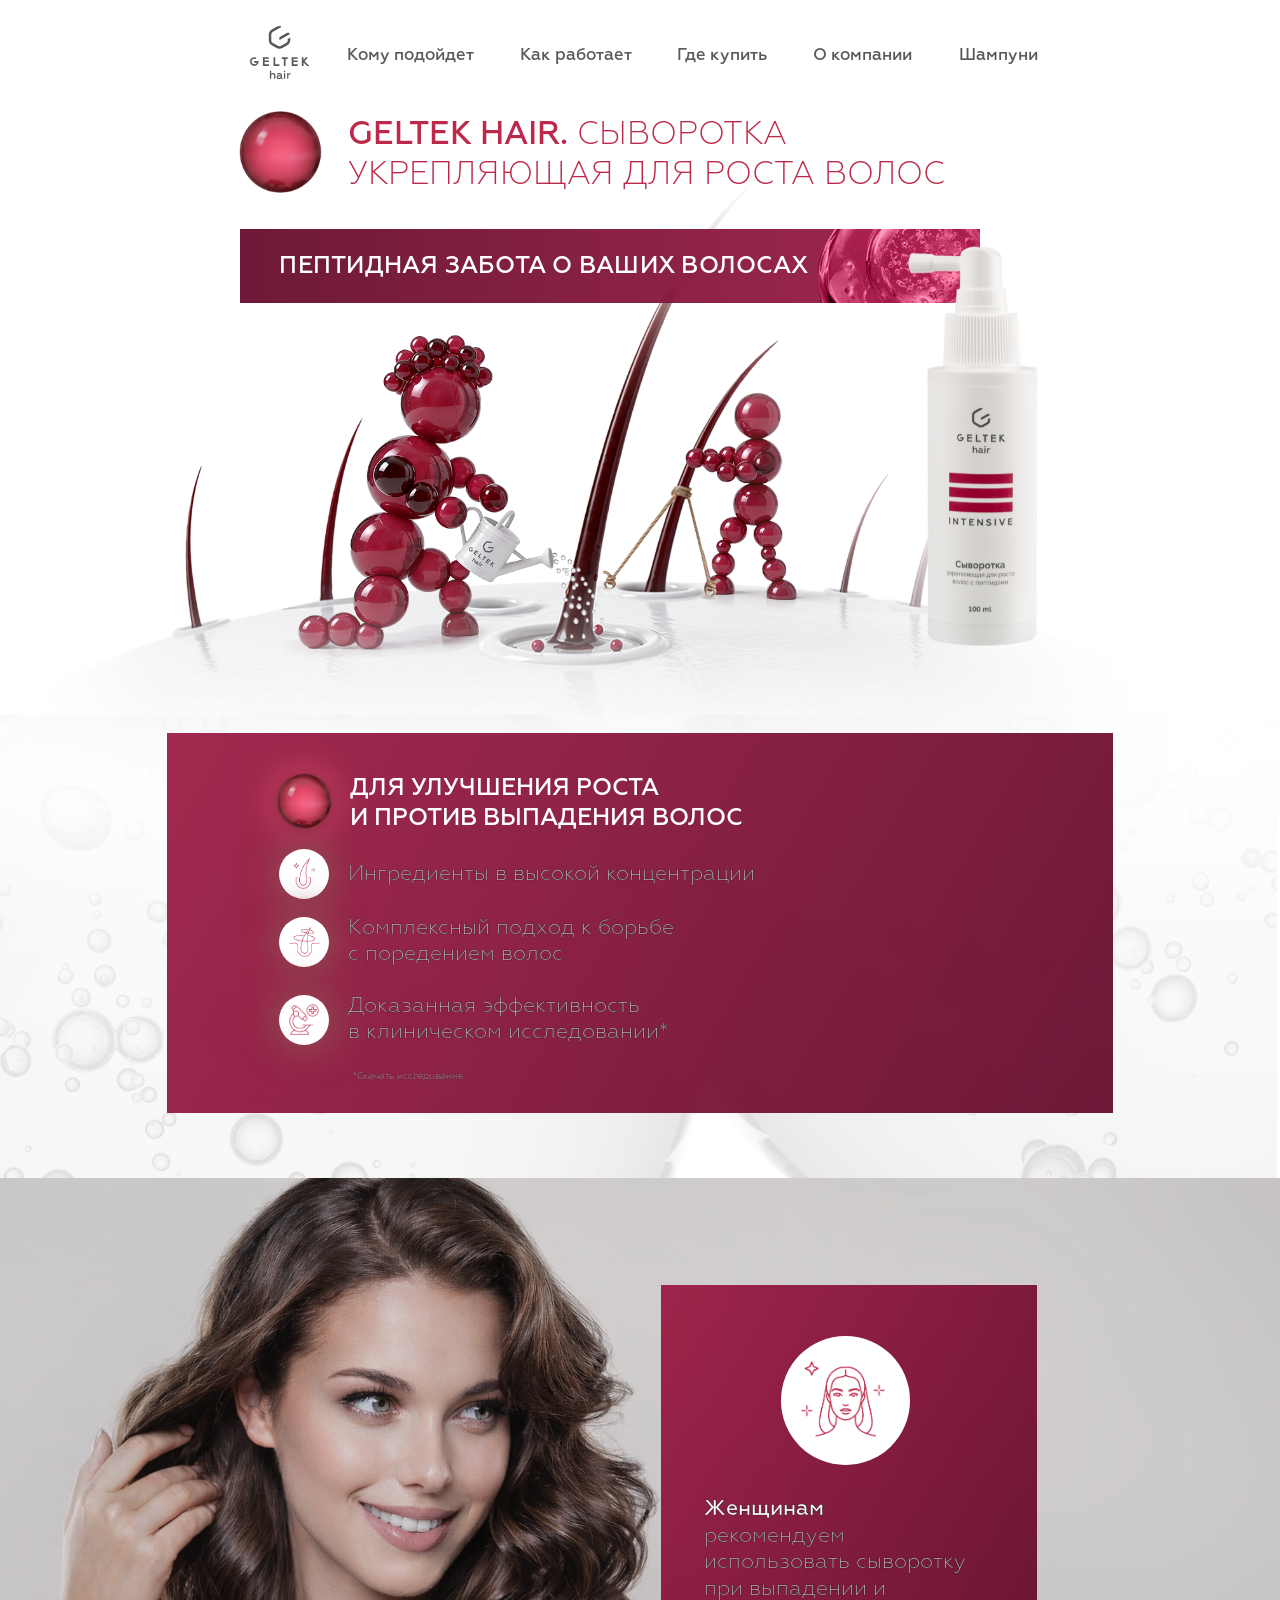
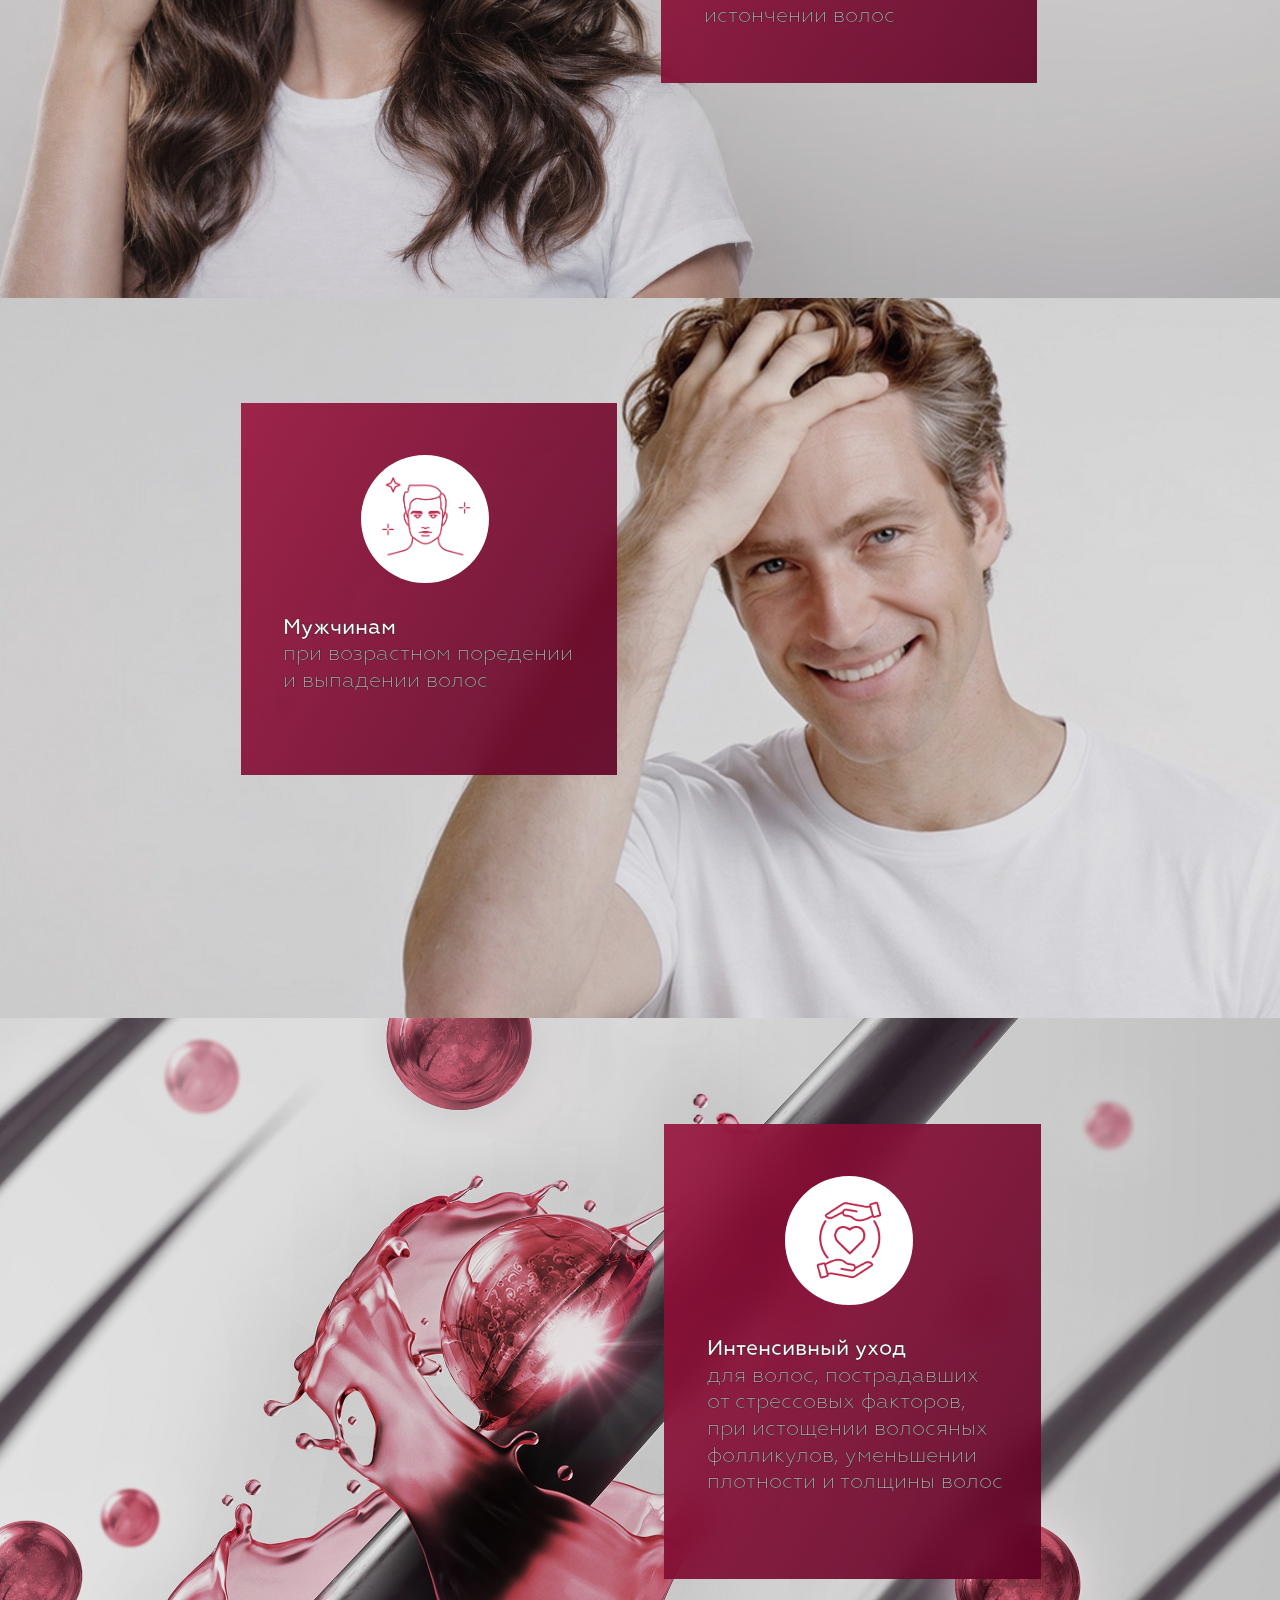
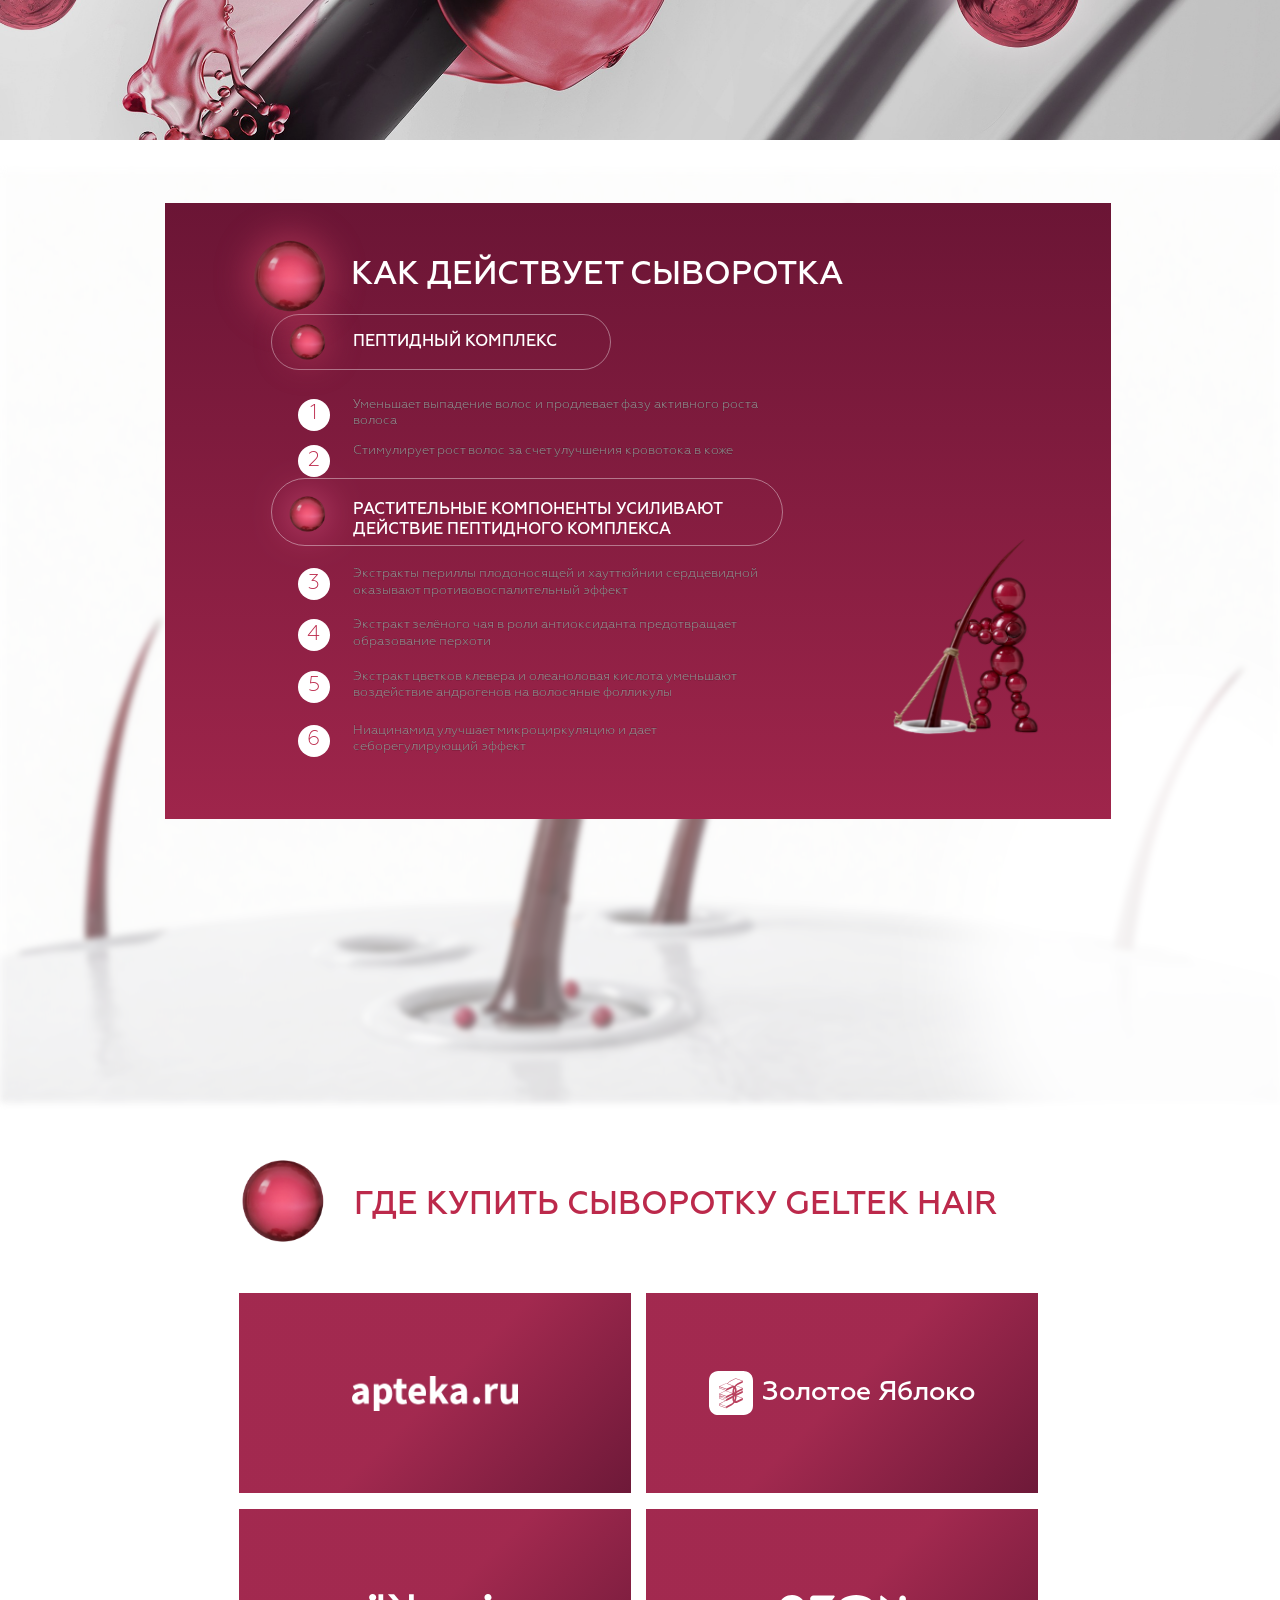
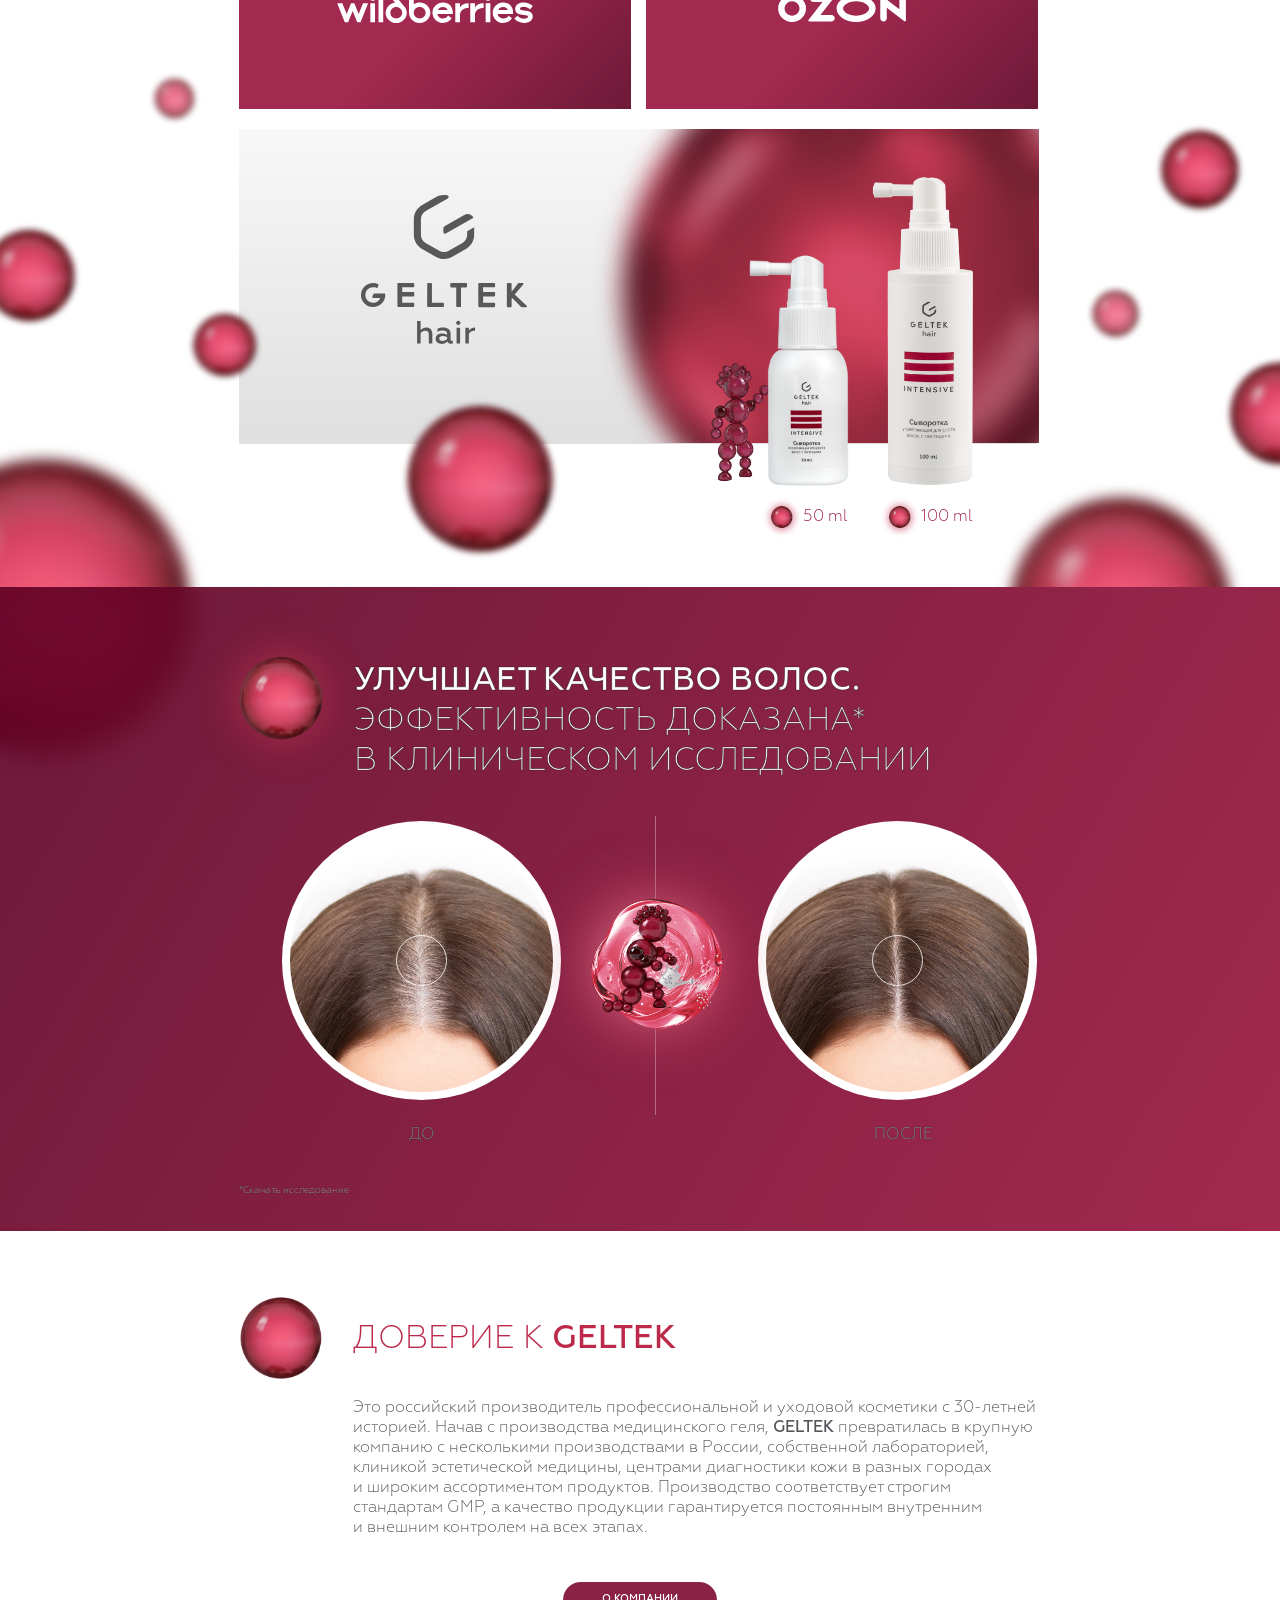
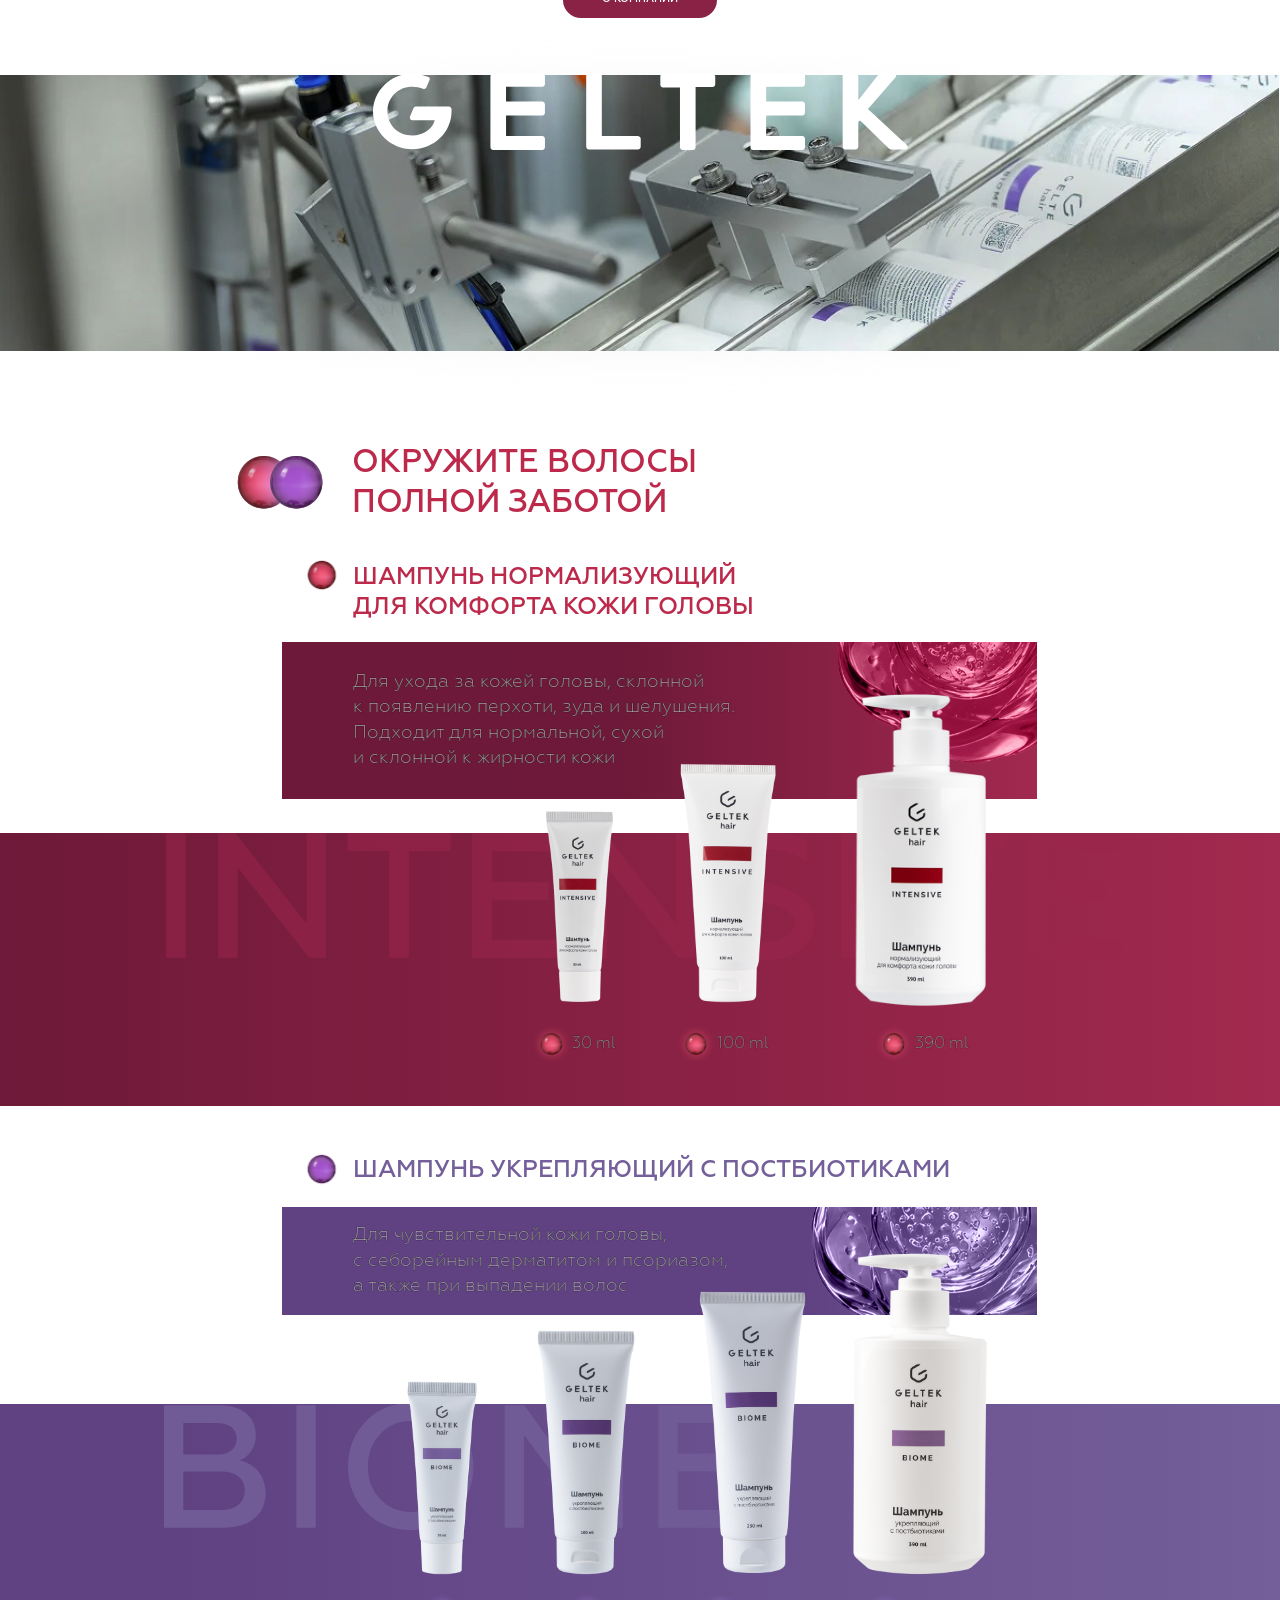
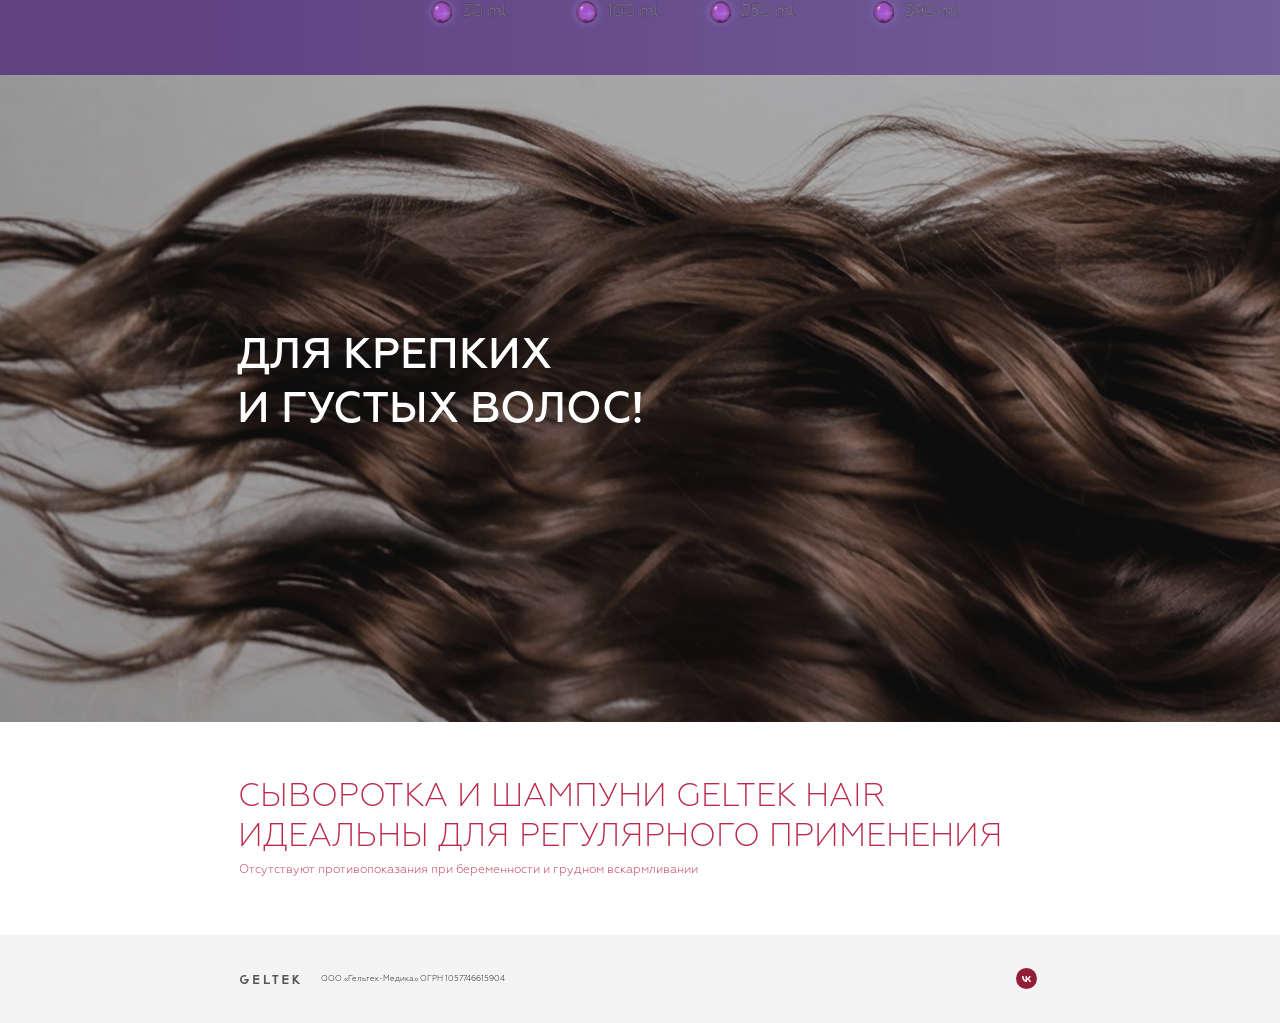
<file: rebuild/index.html>
<!DOCTYPE html>
<html lang="ru">
<head>
<meta charset="UTF-8">
<meta name="viewport" content="width=device-width, initial-scale=1.0">
<title>GELTEK HAIR — Сыворотка укрепляющая для роста волос</title>
<meta name="description" content="GELTEK HAIR — сыворотка укрепляющая для роста и против выпадения волос. Пептидная забота о ваших волосах. Эффективность доказана в клиническом исследовании.">
<link rel="canonical" href="https://geltekhair.ru/">
<link rel="icon" href="../assets/img/logos/geltek-hair.svg" type="image/svg+xml">
<meta property="og:type" content="website">
<meta property="og:title" content="GELTEK HAIR — Сыворотка укрепляющая для роста волос">
<meta property="og:description" content="Пептидная забота о ваших волосах. Для улучшения роста и против выпадения волос.">
<meta property="og:image" content="https://geltekhair.ru/assets/img/og.jpg">
<meta property="og:locale" content="ru_RU">
<meta name="theme-color" content="#BC294B">
<link rel="stylesheet" href="style.css">
</head>
<body>
<div class="stage" id="top">

  <!-- ЭКРАН 1: HERO + ПРЕИМУЩЕСТВА -->
  <section class="s1" data-fig="137:2">
    <img class="abs kv" src="../assets/img/fig/hero-kv-crop.png" alt="" data-fig="137:3">
    <img class="abs bubbles" src="../assets/img/fig/bubbles-crop.jpg" alt="" data-fig="137:4">

    <!-- blur-патчи переходов (растворяют края KV-фото в белый) -->
    <div class="abs patch p1"></div>
    <div class="abs patch p2"></div>
    <div class="abs patch p3"></div>
    <div class="abs patch p4"></div>
    <div class="abs patch p5"></div>
    <div class="abs patch p6"></div>
    <div class="abs patch p7"></div>
    <div class="abs patch p8"></div>
    <div class="abs patch p9"></div>

    <!-- баннер «Пептидная забота» — стекло с маскированной каплей -->
    <div class="abs banner" data-fig="137:13">
      <img class="banner-drop" src="../assets/img/fig/drop-red-pt2-fx.png" alt="" data-fig="137:18">
      <span>Пептидная забота о ваших волосах</span>
    </div>

    <!-- Движение флакона по прокрутке. Конечная точка согласована: нижний край флакона
         останавливается на 30px выше нижней кромки бордовой плашки преимуществ (её низ 1669,
         высота флакона 634 → top 1005 = 52.344cqw).
         Скорость 2.2 подобрана так, чтобы флакон оставался в кадре целиком: смещение по
         странице (657px) почти равно пройденной прокрутке (803px), поэтому
         относительно окна флакон почти стоит на месте — за всё движение поднимается лишь на
         ~146px вместо прежних 500 и не уходит за верхнюю кромку. Путь пройден к 45% прохождения
         секции (1/2.2), дальше флакон стоит. -->
    <img class="abs bottle" src="../assets/img/fig/serum-100.png" alt="" data-fig="147:30" data-scroll-y0="18.125" data-scroll-y1="52.344" data-scroll-speed="2.2">

    <!-- преимущества -->
    <div class="abs adv-card"></div>
    <div class="abs sph-glow"></div>
    <img class="abs sph-adv" src="../assets/img/fig/sphere-red.png" alt="">
    <h2 class="abs adv-title">Для улучшения роста<br>и против выпадения волос</h2>

    <div class="abs adv-ic c1"><img src="../assets/img/icons-wine/follicle.png" alt=""></div>
    <p class="abs adv-item i1">Ингредиенты в высокой концентрации</p>

    <div class="abs adv-ic c2"><img src="../assets/img/icons-wine/skin.png" alt=""></div>
    <p class="abs adv-item i2">Комплексный подход к борьбе<br>с поредением волос</p>

    <div class="abs adv-ic c3"><img src="../assets/img/icons-wine/microscope.png" alt=""></div>
    <p class="abs adv-item i3">Доказанная эффективность<br>в клиническом исследовании*</p>

    <a class="abs adv-note" href="../assets/docs/issledovanie-syvorotka-peptidy.pdf" target="_blank" rel="noopener">*Скачать исследование</a>

    <img class="abs sph-title" src="../assets/img/fig/sphere-red.png" alt="">
    <h1 class="abs hero-title"><span class="b">GELTEK HAIR.</span> Сыворотка укрепляющая для роста волос</h1>

    <!-- хедер -->
    <header class="hdr">
      <!-- Логотип — ссылка на начало страницы -->
      <a class="logo-link" href="#top"><img class="logo" src="../assets/img/logos/geltek-hair.svg" alt="GELTEK hair"></a>
      <!-- Пункты меню — якорные ссылки на id соответствующих секций -->
      <nav>
        <a class="n1" href="#s2">Кому подойдет</a>
        <a class="n2" href="#s5">Как работает</a>
        <a class="n3" href="#s6">Где купить</a>
        <a class="n4" href="#s8">О компании</a>
        <a class="n5" href="#s9">Шампуни</a>
      </nav>
    </header>
  </section>

  <!-- ЭКРАН 2: ЖЕНЩИНАМ -->
  <section class="s2" data-fig="137:75" id="s2">
    <!-- Узел-аннотация 137:581: фото стартует затемнённым (data-dim) и высветляется по мере
         прокрутки -->
    <img class="abs bg" src="../assets/img/fig/woman.jpg" alt="" data-fig="137:77" data-dim="0.9">
    <!-- Узел-аннотация 137:581: параллакс карточки/иконки/текста — одинаковая амплитуда data-par,
         чтобы плашка двигалась одним блоком -->
    <div class="abs glass card" data-par="12.266"></div>
    <div class="abs ic-circ icon" data-par="12.266"><img src="../assets/img/icons-wine/woman.png" alt=""></div>
    <p class="abs txt" data-par="12.266"><span class="b">Женщинам</span><br>рекомендуем использовать сыворотку при выпадении и истончении волос</p>
  </section>

  <!-- ЭКРАН 3: МУЖЧИНАМ -->
  <section class="s3" data-fig="137:110">
    <img class="abs bg" src="../assets/img/fig/man-crop.jpg" alt="" data-fig="137:112" data-dim="0.9">
    <!-- Узел-аннотация 137:550 — тот же механизм параллакса и затемнения, что и в блоке «Женщинам» -->
    <div class="abs glass card" data-par="12.266"></div>
    <div class="abs ic-circ icon" data-par="12.266"><img src="../assets/img/icons-wine/man.png" alt=""></div>
    <p class="abs txt" data-par="12.266"><span class="b">Мужчинам</span><br>при возрастном поредении и выпадении волос</p>
  </section>

  <!-- ЭКРАН 4: БЕРЕЖНЫЙ УХОД -->
  <section class="s4" data-fig="137:147">
    <img class="abs bg" src="../assets/img/fig/demo-crop.jpg" alt="" data-fig="137:148" data-dim="0.9">
    <!-- Узел-аннотация 137:580 — тот же механизм, что и в предыдущих блоках -->
    <div class="abs glass card" data-par="12.266"></div>
    <div class="abs ic-circ icon" data-par="12.266"><img src="../assets/img/icons-wine/care.png" alt=""></div>
    <p class="abs txt" data-par="12.266"><span class="b">Интенсивный уход</span><br>для волос, пострадавших<br>от стрессовых факторов,<br>при истощении волосяных<br>фолликулов, уменьшении<br>плотности и толщины волос</p>
  </section>

  <!-- ЭКРАН 5: КАК ДЕЙСТВУЕТ СЫВОРОТКА -->
  <section class="s5" data-fig="137:165" id="s5">
    <!-- 137:166: белая подложка под кв-фоном -->
    <div class="abs white-bg"></div>
    <!-- 137:168 — фон витрины: положение макетное, без движения по прокрутке (см. style.css) -->
    <img class="abs kvbg" src="../assets/img/fig/geltek-kv-bg-crop.png" alt="" data-fig="137:168">
    <div class="abs patch s5-patch"></div>
    <div class="abs glass card"></div>

    <div class="abs sph-glow title-glow"></div>
    <img class="abs sph title-sph" src="../assets/img/fig/sphere-red.png" alt="">
    <h2 class="abs title">Как действует сыворотка</h2>

    <!-- Заголовок «Пептидный комплекс» в рамке-пилюле (137:221) -->
    <div class="abs pill pill1"></div>
    <div class="abs sph-glow p1-glow"></div>
    <img class="abs sph p1-sph" src="../assets/img/fig/sphere-red.png" alt="">
    <h3 class="abs pill-title pill1-title">Пептидный комплекс</h3>

    <!-- Пункты разнесены на отдельные абзацы: расстояния между ними заданы координатами
         каждого пункта, а не пустой строкой внутри общего текста -->
    <p class="abs body b1">Уменьшает выпадение волос и продлевает фазу активного роста волоса</p>
    <div class="abs num-circ n1"><span>1</span></div>
    <p class="abs body b2">Стимулирует рост волос за счет улучшения кровотока в коже</p>
    <div class="abs num-circ n2"><span>2</span></div>

    <!-- Заголовок «Растительные компоненты…» в рамке-пилюле (137:229) -->
    <div class="abs pill pill2"></div>
    <div class="abs sph-glow p2-glow"></div>
    <img class="abs sph p2-sph" src="../assets/img/fig/sphere-red.png" alt="">
    <h3 class="abs pill-title pill2-title">Растительные компоненты усиливают<br>действие пептидного комплекса</h3>

    <p class="abs body b3">Экстракты периллы плодоносящей и хауттюйнии сердцевидной оказывают противовоспалительный эффект</p>
    <div class="abs num-circ n3"><span>3</span></div>
    <p class="abs body b4">Экстракт зелёного чая в роли антиоксиданта предотвращает образование перхоти</p>
    <div class="abs num-circ n4"><span>4</span></div>
    <p class="abs body b5">Экстракт цветков клевера и олеаноловая кислота уменьшают воздействие андрогенов на волосяные фолликулы</p>
    <div class="abs num-circ n5"><span>5</span></div>
    <p class="abs body b6">Ниацинамид улучшает микроциркуляцию и дает себорегулирующий эффект</p>
    <div class="abs num-circ n6"><span>6</span></div>

    <div class="abs man-wrap" data-fig="137:235">
      <img class="abs man-ball" src="../assets/img/fig/man-ball.png" alt="" data-fig="137:235">
    </div>
  </section>

  <!-- ЭКРАН 6: ГДЕ КУПИТЬ + ПРОДУКТ -->
  <section class="s6" data-fig="137:240" id="s6">
    <!-- заголовок -->
    <img class="abs ball" src="../assets/img/fig/sphere-red.png" alt="">
    <h2 class="abs title">Где купить сыворотку <span class="b">GELTEK HAIR</span></h2>

    <!-- кнопки маркетплейсов -->
    <a class="abs shopbtn b1" href="https://apteka.ru/product/geltek-syvorotka-dlya-rosta-volos-s-peptidami-ukreplyayushhaya-50-ml-6a0c58deab64e4a63ecdca05/" target="_blank" rel="noopener">
      <img src="../assets/img/logos/apteka-white.png" alt="apteka.ru">
    </a>
    <a class="abs shopbtn b2" href="https://goldapple.ru/19000449273-with-peptides" target="_blank" rel="noopener">
      <img class="zy-logo" src="../assets/img/logos/zolotoe-yabloko.svg" alt=""><span class="zy-txt">Золотое Яблоко</span>
    </a>
    <a class="abs shopbtn b3" href="https://www.wildberries.ru/catalog/489447740/detail.aspx?targetUrl=SN" target="_blank" rel="noopener">
      <img class="wb-logo" src="../assets/img/logos/wildberries.svg" alt="Wildberries">
    </a>
    <a class="abs shopbtn b4" href="https://ozon.ru/t/5DObdNM" target="_blank" rel="noopener">
      <img class="ozon-logo" src="../assets/img/logos/ozon.svg" alt="OZON">
    </a>

    <!-- витрина продукта -->
    <div class="abs plate"></div>
    <div class="abs glowbox">
      <!-- .glowbox-light (137:258, слой из макета) убран: круг 50.104cqw больше клиппера .glowbox
           по высоте почти вдвое, поэтому даже с мягким краем заливки он неизбежно обрезался
           overflow:hidden жёсткой линией — читалось как светлый полупрозрачный квадрат на сфере.
           В макете над сферой нет отдельного светлого пятна — переход плашки в сферу
           идёт только за счёт собственного градиента картинки .glowbox-sphere -->
      <img class="abs glowbox-sphere" src="../assets/img/fig/sphere-big.png" alt="">
    </div>
    <img class="abs showcase-logo" src="../assets/img/logos/geltek-hair.svg" alt="GELTEK hair">
    <img class="abs peptidman" src="../assets/img/fig/peptid-man-one.png" alt="">
    <img class="abs pack50" src="../assets/img/fig/serum-50.png" alt="" data-fig="137:306">
    <img class="abs pack100" src="../assets/img/fig/serum-100.png" alt="" data-fig="137:307">

    <div class="abs vol-glow g50"></div>
    <img class="abs vol-sph s50" src="../assets/img/fig/sphere-red.png" alt="">
    <span class="abs vol-txt t50">50 ml</span>
    <div class="abs vol-glow g100"></div>
    <img class="abs vol-sph s100" src="../assets/img/fig/sphere-red.png" alt="">
    <span class="abs vol-txt t100">100 ml</span>

    <!-- Плавающие декоративные сферы фона (137:674 «spheres», группа A2).
         Обёрнуты в .deco-layer — слой шириной 100vw, отцентрованный по окну, чтобы обрезка шла по
         краю окна, а не по рамке .stage (max-width:1920px) — иначе сферы f6/f7, выходящие за границы
         0..100cqw, срезались бы на широких экранах. left каждой сферы получил компенсацию
         calc(...+(100vw-100cqw)/2), чтобы положение относительно плашки/витрины не менялось при
         viewport>1920 (без неё сферы съезжали бы влево на величину бокового отступа .stage).
         Параллакс группы шариков — data-par обязательно на внутренней .deco-par, а не на .deco-layer:
         main.js пишет параллакс через el.style.transform, и если повесить его на сам .deco-layer,
         инлайн-стиль затрёт CSS-центрирование translateX(-50%) и сломает обрезку по краю окна. -->
    <div class="abs deco-layer">
      <div class="deco-par" data-par="12.969">
        <img class="abs float f1" src="../assets/img/fig/sphere-red.png" alt="" data-fig="137:299">
        <img class="abs float f2" src="../assets/img/fig/sphere-red.png" alt="" data-fig="215:2">
        <img class="abs float f3" src="../assets/img/fig/sphere-red.png" alt="" data-fig="137:295">
        <img class="abs float f4" src="../assets/img/fig/sphere-red.png" alt="" data-fig="137:296">
        <img class="abs float f5" src="../assets/img/fig/sphere-red.png" alt="" data-fig="206:368">
        <img class="abs float f6" src="../assets/img/fig/sphere-red.png" alt="" data-fig="137:297">
        <img class="abs float f8" src="../assets/img/fig/sphere-red.png" alt="" data-fig="206:372">
        <img class="abs float f9" src="../assets/img/fig/sphere-red.png" alt="" data-fig="137:294">
      </div>
    </div>
    <!-- f7 вынесен из .deco-layer (overflow:hidden по высоте .s6 обрезал шар снизу) — на прямом
         ребёнке .s6 своя параллакс-разметка (data-par как у .deco-par); z-index ниже .s7 .s7card,
         чтобы шар уходил под бордовую плашку следующего экрана. -->
    <img class="abs float f7" src="../assets/img/fig/sphere-red.png" alt="" data-fig="137:298" data-par="12.969">
  </section>

  <!-- ЭКРАН 7: ДО/ПОСЛЕ -->
  <section class="s7" data-fig="137:310">
    <div class="abs glass s7card" data-fig="137:311"></div>

    <div class="abs sph-glow s7-glow"></div>
    <img class="abs sph s7-sph" src="../assets/img/fig/sphere-red.png" alt="">
    <h2 class="abs s7-title"><span class="b">Улучшает качество волос.</span><br>Эффективность доказана*<br>в клиническом исследовании</h2>

    <!-- ДО -->
    <!-- Круг «до»/«после» и шар-разделитель движутся при прокрутке как единое целое:
         data-par перенесён с фото на кольцо/маску/точку/подпись каждого круга
         (одна и та же амплитуда — двигаются синхронно), фото внутри маски больше не смещается
         отдельно -->
    <div class="abs ba-ring ba-before" data-par="5.188"></div>
    <div class="abs ba-mask ba-before-m" data-par="5.188"><img src="../assets/img/fig/before.png" alt="До"></div>
    <div class="abs ba-dot ba-before-dot" data-par="5.188"></div>
    <span class="abs ba-label ba-before-label" data-par="5.188">до</span>

    <!-- ПОСЛЕ -->
    <div class="abs ba-ring ba-after" data-par="5.188"></div>
    <div class="abs ba-mask ba-after-m" data-par="5.188"><img src="../assets/img/fig/after.png" alt="После"></div>
    <div class="abs ba-dot ba-after-dot" data-par="5.188"></div>
    <span class="abs ba-label ba-after-label" data-par="5.188">после</span>

    <!-- капля-разделитель по центру: линия — статичная ось, шар (капля+блики) едет вместе с
         кругами до/после той же амплитудой -->
    <div class="abs ba-line"></div>
    <div class="abs ba-glow1" data-par="5.188"></div>
    <img class="abs ba-drop" src="../assets/img/fig/drop-small.png" alt="" data-par="5.188">
    <div class="abs ba-glow2" data-par="5.188"></div>
    <img class="abs ba-ball" src="../assets/img/fig/ball-5.png" alt="" data-par="5.188">

    <a class="abs s7-note" href="../assets/docs/issledovanie-syvorotka-peptidy.pdf" target="_blank" rel="noopener">*Скачать исследование</a>
  </section>

  <!-- ЭКРАН 8: ДОВЕРИЕ + ПРОИЗВОДСТВО -->
  <section class="s8" data-fig="137:346" id="s8">
    <img class="abs sph s8-sph" src="../assets/img/fig/sphere-red.png" alt="">
    <h2 class="abs s8-title">Доверие к <span class="b">GELTEK</span></h2>

    <!-- Раскладка строк повторяет узел 137:349: два принудительных переноса (в макете символы
         U+2028 после «в разных городах» и после «постоянным внутренним») и неразрывные пробелы
         вокруг «медицинского геля, GELTEK превратилась». Без них текст течёт плотнее макета:
         строки набираются шире, и раскладка расходится начиная с четвёртой строки. -->
    <p class="abs s8-body">Это российский производитель профессиональной и уходовой косметики с 30-летней историей. Начав с производства&nbsp;медицинского геля,&nbsp;<span class="b">GELTEK</span>&nbsp;превратилась в крупную компанию с несколькими производствами в России, собственной лабораторией, клиникой эстетической медицины, центрами диагностики кожи в разных городах<br>и широким ассортиментом продуктов. Производство соответствует строгим стандартам GMP, а качество продукции гарантируется постоянным внутренним<br>и внешним контролем на всех этапах.</p>

    <a class="abs s8-btn" href="https://geltek.ru/about/" target="_blank" rel="noopener">О компании</a>

    <img class="abs s8-photo" src="../assets/img/fig/picture-crop.jpg" alt="" data-fig="137:355">
    <div class="abs s8-shadow"></div>
    <!-- В макете два состояния одного логотипа (137:359 исходное / 137:373 конечное, opacity .3
         у конечного — иллюстрация конечного положения, не отдельный эффект). Один элемент —
         векторный (точнее по макету: h=116.2 против 145 у текстовой имитации) — с движением вниз
         через тот же механизм data-scroll-y0/y1, что и флакон. -->
    <img class="abs s8-logo" src="../assets/img/fig/geltek-logo.svg" alt="GELTEK" data-fig="137:359" data-scroll-y0="34.479" data-scroll-y1="48.281">
  </section>

  <!-- ЭКРАН 9: ШАМПУНИ -->
  <section class="s9" data-fig="137:388" id="s9">
    <img class="abs s9-duo" src="../assets/img/fig/spheres-duo.png" alt="">
    <h2 class="abs s9-title">Окружите волосы<br>полной заботой</h2>

    <!-- ШАМПУНЬ НОРМАЛИЗУЮЩИЙ (красный) -->
    <img class="abs sph r-sph" src="../assets/img/fig/sphere-red.png" alt="">
    <h3 class="abs subhat r-subhat">Шампунь нормализующий<br>для комфорта кожи головы</h3>

    <div class="abs banner r-banner" data-fig="137:436">
      <img class="banner-drop" src="../assets/img/fig/drop-red-pt15-fx.png" alt="" data-fig="138:41">
      <span>Для ухода за кожей головы, склонной<br>к появлению перхоти, зуда и шелушения.<br>Подходит для нормальной, сухой<br>и склонной к жирности кожи</span>
    </div>

    <img class="abs pack r-norm30" src="../assets/img/fig/norm-30.png" alt="" data-fig="137:461">
    <img class="abs pack r-norm100" src="../assets/img/fig/norm-100.png" alt="" data-fig="137:462">
    <img class="abs pack r-norm390" src="../assets/img/fig/norm-390.png" alt="" data-fig="137:475">

    <div class="abs vol-glow r-g1"></div><img class="abs vol-sph r-s1" src="../assets/img/fig/sphere-red.png" alt=""><span class="abs vol-txt r-t1">30 ml</span>
    <div class="abs vol-glow r-g2"></div><img class="abs vol-sph r-s2" src="../assets/img/fig/sphere-red.png" alt=""><span class="abs vol-txt r-t2">100 ml</span>
    <div class="abs vol-glow r-g3"></div><img class="abs vol-sph r-s3" src="../assets/img/fig/sphere-red.png" alt=""><span class="abs vol-txt r-t3">390 ml</span>

    <div class="abs r-band" data-fig="137:450"><img class="wm-svg wm-intensive" src="../assets/img/fig/intensive.svg" alt="Intensive"></div>

    <!-- ШАМПУНЬ УКРЕПЛЯЮЩИЙ С ПОСТБИОТИКАМИ (фиолетовый) -->
    <img class="abs sph v-sph" src="../assets/img/fig/sphere-violet.png" alt="">
    <h3 class="abs subhat v-subhat">Шампунь укрепляющий с постбиотиками</h3>

    <div class="abs banner v-banner">
      <img class="banner-drop" src="../assets/img/fig/drop-violet-fx.png" alt="" data-fig="137:411">
      <span>Для чувствительной кожи головы,<br>с себорейным дерматитом и псориазом,<br>а также при выпадении волос</span>
    </div>

    <img class="abs pack v-post30" src="../assets/img/fig/post-30.png" alt="" data-fig="229:13">
    <img class="abs pack v-post100" src="../assets/img/fig/post-100.png" alt="" data-fig="229:20">
    <img class="abs pack v-post250" src="../assets/img/fig/post-250.png" alt="" data-fig="137:434">
    <img class="abs pack v-post390" src="../assets/img/fig/post-390.png" alt="" data-fig="137:431">

    <div class="abs vol-glow v-g1"></div><img class="abs vol-sph v-s1" src="../assets/img/fig/sphere-violet.png" alt=""><span class="abs vol-txt v-t1">30 ml</span>
    <div class="abs vol-glow v-g2"></div><img class="abs vol-sph v-s2" src="../assets/img/fig/sphere-violet.png" alt=""><span class="abs vol-txt v-t2">100 ml</span>
    <div class="abs vol-glow v-g3"></div><img class="abs vol-sph v-s3" src="../assets/img/fig/sphere-violet.png" alt=""><span class="abs vol-txt v-t3">250 ml</span>
    <div class="abs vol-glow v-g4"></div><img class="abs vol-sph v-s4" src="../assets/img/fig/sphere-violet.png" alt=""><span class="abs vol-txt v-t4">390 ml</span>

    <div class="abs v-band" data-fig="137:394"><img class="wm-svg wm-biome" src="../assets/img/fig/biome.svg" alt="Biome"></div>
  </section>

  <!-- ЭКРАН 10: КРЕПКИЕ ВОЛОСЫ + ФИНАЛ -->
  <section class="s10" data-fig="137:476">
    <!-- Затемнение фотографии постоянное, 20% — как слой затемнения в макете (см. style.css) -->
    <img class="abs s10-photo" src="../assets/img/fig/hair.jpg" alt="">
    <!-- Узел-аннотация 137:579: лёгкое движение при прокрутке (data-par) -->
    <h2 class="abs s10-title" data-par="10.208">Для крепких<br>и густых волос!</h2>

    <div class="abs s10-base"></div>
    <!-- Узел 137:486 макета — Geometria-Light 300 без выделения; перенос строки после
         "GELTEK HAIR" (два пробела в макете отмечали место переноса) -->
    <h3 class="abs s10-cta">Сыворотка и шампуни GELTEK HAIR<br>идеальны для регулярного применения</h3>
    <p class="abs s10-note" data-fig="183:2612">Отсутствуют противопоказания при беременности и грудном вскармливании</p>
  </section>

  <!-- ФУТЕР -->
  <footer class="s-foot" data-fig="137:487">
    <img class="abs foot-logo" src="../assets/img/logos/geltek-main.svg" alt="GELTEK">
    <p class="abs foot-text">ООО «Гельтек-Медика» ОГРН 1057746615904</p>
    <a class="abs foot-vk" href="https://vk.ru/geltekcosmetics" target="_blank" rel="noopener" aria-label="ВКонтакте" data-fig="137:496">
      <img class="foot-vk-mono" src="../assets/img/fig/vk-mono.svg" alt="" data-fig="137:501">
    </a>
  </footer>

</div>

<!-- ==================== МОБИЛЬНАЯ ВЕРСТКА (база 320px, cqw = px/3.2) ==================== -->
<div class="stage--mobile" id="m-top">

  <!-- Мобильное меню — по фрейму 188:155 (spec_v2_menu.json, 159x177, cqw=px/3.2): порядок и
       текст пунктов взяты из спеки как есть (отличается от порядка в десктопной шапке). Логотип
       обёрнут в ссылку. -->
  <header class="m-hdr">
    <!-- якорь #top живёт на десктопном .stage, который при мобильной ширине display:none —
         для мобильной ветки нужен собственный: id="m-top" на .stage--mobile -->
    <a class="m-hdr-logo-link" href="#m-top"><img class="m-hdr-logo" src="../assets/img/logos/geltek-hair.svg" alt="GELTEK hair"></a>
    <span class="m-burger" role="button" tabindex="0" aria-label="Меню" aria-expanded="false"><i></i><i></i><i></i></span>
    <nav class="m-menu">
      <a href="#m-s5">Как работает</a>
      <a href="#m-s6">Где купить</a>
      <a href="#m-s8">О компании</a>
      <a href="#m-s9">Шампуни</a>
      <a href="#m-s2">Кому подойдет</a>
    </nav>
  </header>

  <!-- M-ЭКРАН 1: HERO + ПРЕИМУЩЕСТВА -->
  <section class="m-s1" data-fig="183:2557">
    <img class="abs m-kv" src="../assets/img/fig/hero-kv-crop-m.png" alt="" data-fig="183:2557">
    <div class="abs m-patch"></div>

    <img class="abs m-sph m-title-sph" src="../assets/img/fig/sphere-red.png" alt="">
    <h1 class="abs m-hero-title"><span class="b">GELTEK HAIR.</span> Сыворотка укрепляющая для роста волос</h1>

    <div class="abs m-banner">
      <img class="banner-drop" src="../assets/img/fig/drop-red.png" alt="">
      <span>Пептидная забота о ваших волосах</span>
    </div>
    <img class="abs m-bottle" src="../assets/img/fig/serum-100.png" alt="" data-scroll-y0="64.063" data-scroll-y1="70">

    <div class="abs glass m-adv-card"></div>
    <div class="abs m-sph-glow m-adv-glow"></div>
    <img class="abs m-sph m-adv-sph" src="../assets/img/fig/sphere-red.png" alt="">
    <h2 class="abs m-adv-title">Для улучшения роста и против выпадения волос</h2>

    <div class="abs m-ic-circ m-ic1"><img src="../assets/img/icons-wine/follicle.png" alt=""></div>
    <p class="abs m-adv-item m-i1">Ингредиенты в высокой<br>концентрации</p>

    <div class="abs m-ic-circ m-ic2"><img src="../assets/img/icons-wine/skin.png" alt=""></div>
    <p class="abs m-adv-item m-i2">Комплексный подход<br>к борьбе с поредением волос</p>

    <div class="abs m-ic-circ m-ic3"><img src="../assets/img/icons-wine/microscope.png" alt=""></div>
    <p class="abs m-adv-item m-i3">Доказанная эффективность<br>в клиническом исследовании*</p>

    <a class="abs m-note" href="../assets/docs/issledovanie-syvorotka-peptidy.pdf" target="_blank" rel="noopener">*Скачать исследование</a>
  </section>

  <!-- M-ЭКРАН 2: ЖЕНЩИНАМ -->
  <section class="m-s2 m-card-screen" data-fig="181:1849" id="m-s2">
    <img class="abs m-photo" src="../assets/img/fig/woman-crop-m.jpg" alt="" data-fig="181:1849">
    <div class="abs glass m-card"></div>
    <div class="abs m-ic-circ m-icon"><img src="../assets/img/icons-wine/woman.png" alt=""></div>
    <p class="abs m-txt"><span class="b">Женщинам</span><br>рекомендуем использовать сыворотку при выпадении<br>и истончении волос</p>
  </section>

  <!-- M-ЭКРАН 3: МУЖЧИНАМ -->
  <section class="m-s3 m-card-screen" data-fig="181:1860">
    <img class="abs m-photo" src="../assets/img/fig/man-crop-m.jpg" alt="" data-fig="181:1860">
    <div class="abs glass m-card"></div>
    <div class="abs m-ic-circ m-icon"><img src="../assets/img/icons-wine/man.png" alt=""></div>
    <p class="abs m-txt"><span class="b">Мужчинам</span><br>при возрастном поредении и выпадении волос</p>
  </section>

  <!-- M-ЭКРАН 4: БЕРЕЖНЫЙ УХОД -->
  <section class="m-s4 m-card-screen" data-fig="181:1911">
    <img class="abs m-photo" src="../assets/img/fig/demo-crop-m.jpg" alt="" data-fig="181:1911">
    <div class="abs glass m-card"></div>
    <div class="abs m-ic-circ m-icon"><img src="../assets/img/icons-wine/care.png" alt=""></div>
    <p class="abs m-txt"><span class="b">Интенсивный уход</span><br>для волос, пострадавших от стрессовых факторов, при истощении волосяных фолликулов, уменьшении плотности и толщины волос</p>
  </section>

  <!-- M-ЭКРАН 5: КАК ДЕЙСТВУЕТ -->
  <section class="m-s5" data-fig="181:2081" id="m-s5">
    <img class="abs m-s5-bg" src="../assets/img/fig/geltek-kv-bg-crop-m.png" alt="" data-fig="181:2081">
    <div class="abs m-s5-shadow"></div>
    <div class="abs m-s5-man-wrap"><img class="abs m-s5-man" src="../assets/img/fig/man-ball.png" alt=""></div>
    <div class="abs glass m-s5-card"></div>

    <div class="abs m-sph-glow m-s5-title-glow"></div>
    <img class="abs m-sph m-s5-title-sph" src="../assets/img/fig/sphere-red.png" alt="">
    <h2 class="abs m-s5-title">Как действует сыворотка</h2>

    <div class="abs m-pill m-pill1"></div>
    <div class="abs m-sph-glow m-p1-glow"></div>
    <img class="abs m-sph m-p1-sph" src="../assets/img/fig/sphere-red.png" alt="">
    <h3 class="abs m-pill-title m-pill1-title">Пептидный комплекс</h3>

    <div class="abs m-num-circ m-n1"><span>1</span></div>
    <p class="abs m-body m-b1">Уменьшает выпадение волос<br>и продлевает фазу<br>активного роста волоса</p>
    <div class="abs m-num-circ m-n2"><span>2</span></div>
    <p class="abs m-body m-b2">Стимулирует рост волос<br>за счет улучшения<br>кровотока в коже</p>

    <div class="abs m-pill m-pill2"></div>
    <div class="abs m-sph-glow m-p2-glow"></div>
    <img class="abs m-sph m-p2-sph" src="../assets/img/fig/sphere-red.png" alt="">
    <h3 class="abs m-pill-title m-pill2-title">Растительные компоненты<br>усиливают действие пептидного комплекса</h3>

    <!-- Принудительные переносы — мобильные точки разрыва (по своей, более узкой колонке),
         не совпадают с десктопными -->
    <div class="abs m-num-circ m-n3"><span>3</span></div>
    <p class="abs m-body m-b3">Экстракты периллы<br>плодоносящей и хауттюйнии сердцевидной оказывают противовоспалительный эффект</p>
    <div class="abs m-num-circ m-n4"><span>4</span></div>
    <p class="abs m-body m-b4">Экстракт зелёного чая в роли антиоксиданта предотвра-<br>щает образование перхоти</p>
    <div class="abs m-num-circ m-n5"><span>5</span></div>
    <p class="abs m-body m-b5">Экстракт цветков клевера<br>и олеаноловая кислота умень-<br>шают воздействие андрогенов<br>на волосяные фолликулы</p>
    <div class="abs m-num-circ m-n6"><span>6</span></div>
    <p class="abs m-body m-b6">Ниацинамид улучшает микроциркуляцию<br>и дает себорегулирующий эффект</p>
  </section>

  <!-- M-ЭКРАН 6: ГДЕ КУПИТЬ + ПРОДУКТ -->
  <section class="m-s6" id="m-s6">
    <img class="abs m-sph m-s6-sph" src="../assets/img/fig/sphere-red.png" alt="">
    <h2 class="abs m-s6-title">Где купить<br>сыворотку<br><span class="b">GELTEK HAIR</span></h2>

    <div class="abs m-s6-glowbg"></div>
    <img class="abs m-s6-fsph m-fs1" src="../assets/img/fig/sphere-red.png" alt="">
    <img class="abs m-s6-fsph m-fs2" src="../assets/img/fig/sphere-red.png" alt="">
    <img class="abs m-s6-fsph m-fs3" src="../assets/img/fig/sphere-red.png" alt="">

    <div class="abs m-s6-plate"></div>
    <!-- 188:158 «glow» — лежит у левого края вне маски витрины, флаконов не касается (правый
         край 68.3 < левый край флаконов 94.3) -->
    <div class="abs m-s6-edgeglow"></div>
    <div class="abs m-s6-glowbox">
      <div class="abs m-s6-glowlight"></div>
      <img class="abs m-s6-glowsph" src="../assets/img/fig/sphere-big.png" alt="">
    </div>
    <div class="abs m-s6-pinkglow-clip"><div class="m-s6-pinkglow"></div></div>
    <img class="abs m-s6-logo" src="../assets/img/logos/geltek-hair.svg" alt="GELTEK hair">
    <img class="abs m-s6-peptidman" src="../assets/img/fig/peptid-man-one.png" alt="">
    <img class="abs m-s6-pack50" src="../assets/img/fig/serum-50.png" alt="">
    <img class="abs m-s6-pack100" src="../assets/img/fig/serum-100.png" alt="">
    <div class="abs m-vol-glow m-vg50"></div><img class="abs m-vol-sph m-vs50" src="../assets/img/fig/sphere-red.png" alt=""><span class="abs m-vol-txt m-vt50">50 ml</span>
    <div class="abs m-vol-glow m-vg100"></div><img class="abs m-vol-sph m-vs100" src="../assets/img/fig/sphere-red.png" alt=""><span class="abs m-vol-txt m-vt100">100 ml</span>

    <a class="abs m-shopbtn m-btn1" href="https://apteka.ru/product/geltek-syvorotka-dlya-rosta-volos-s-peptidami-ukreplyayushhaya-50-ml-6a0c58deab64e4a63ecdca05/" target="_blank" rel="noopener">
      <img src="../assets/img/logos/apteka-white.png" alt="apteka.ru">
    </a>
    <a class="abs m-shopbtn m-btn2" href="https://goldapple.ru/19000449273-with-peptides" target="_blank" rel="noopener">
      <img class="zy-logo" src="../assets/img/logos/zolotoe-yabloko.svg" alt=""><span class="zy-txt">Золотое Яблоко</span>
    </a>
    <a class="abs m-shopbtn m-btn3" href="https://www.wildberries.ru/catalog/489447740/detail.aspx?targetUrl=SN" target="_blank" rel="noopener">
      <img class="wb-logo" src="../assets/img/logos/wildberries.svg" alt="Wildberries">
    </a>
    <a class="abs m-shopbtn m-btn4" href="https://ozon.ru/t/5DObdNM" target="_blank" rel="noopener">
      <img class="ozon-logo" src="../assets/img/logos/ozon.svg" alt="OZON">
    </a>
  </section>

  <!-- M-ЭКРАН 7: ДО/ПОСЛЕ -->
  <section class="m-s7">
    <div class="abs glass m-s7-card"></div>
    <div class="abs m-sph-glow m-s7-glow"></div>
    <img class="abs m-sph m-s7-sph" src="../assets/img/fig/sphere-red.png" alt="">
    <h2 class="abs m-s7-title"><span class="b">Улучшает<br>качество волос.</span> Эффективность доказана*<br>в клиническом исследовании</h2>

    <div class="abs m-ba-ring m-ba-before"></div>
    <div class="abs m-ba-mask m-ba-before-m"><img src="../assets/img/fig/before.png" alt="До"></div>
    <div class="abs m-ba-dot m-ba-before-dot"></div>
    <span class="abs m-ba-label m-ba-before-label">до</span>

    <div class="abs m-ba-line"></div>
    <div class="abs m-ba-glow1"></div>
    <img class="abs m-ba-drop" src="../assets/img/fig/drop-small.png" alt="">
    <div class="abs m-ba-glow2"></div>
    <img class="abs m-ba-ball" src="../assets/img/fig/ball-5.png" alt="">

    <div class="abs m-ba-ring m-ba-after"></div>
    <div class="abs m-ba-mask m-ba-after-m"><img src="../assets/img/fig/after.png" alt="После"></div>
    <div class="abs m-ba-dot m-ba-after-dot"></div>
    <span class="abs m-ba-label m-ba-after-label">после</span>

    <a class="abs m-s7-note" href="../assets/docs/issledovanie-syvorotka-peptidy.pdf" target="_blank" rel="noopener">*Скачать исследование</a>
  </section>

  <!-- M-ЭКРАН 8: ДОВЕРИЕ + ПРОИЗВОДСТВО -->
  <section class="m-s8" id="m-s8">
    <img class="abs m-sph m-s8-sph" src="../assets/img/fig/sphere-red.png" alt="">
    <h2 class="abs m-s8-title">Доверие к <span class="b">GELTEK</span></h2>
    <!-- Разбивка на строки и переносы со знаком — по узлу 184:2614 макета -->
    <p class="abs m-s8-body">Это российский производитель<br>профессиональной и уходовой<br>косметики с 30-летней историей.<br>Начав с производства медицин-<br>ского геля,&nbsp;<span class="b">GELTEK</span> превратилась<br>в крупную компанию с несколь-<br>кими производствами в России,<br>собственной лабораторией,<br>клиникой эстетической медици-<br>ны, центрами диагностики кожи<br>в разных городах и широким<br>ассортиментом продуктов.<br>Производство соответствует<br>строгим стандартам GMP,<br>а качество продукции гаран-<br>тируется постоянным внутрен-<br>ним и внешним контролем<br>на всех этапах.</p>
    <a class="abs m-s8-btn" href="https://geltek.ru/about/" target="_blank" rel="noopener">О компании</a>

    <img class="abs m-s8-photo" src="../assets/img/fig/picture.png" alt="">
    <div class="abs m-s8-shadow"></div>
    <div class="abs m-s8-word">GELTEK</div>
  </section>

  <!-- M-ЭКРАН 9: ШАМПУНИ -->
  <section class="m-s9" id="m-s9">
    <img class="abs m-s9-duo" src="../assets/img/fig/spheres-duo.png" alt="">
    <h2 class="abs m-s9-title">Окружите волосы полной заботой</h2>

    <img class="abs m-sph m-r-sph" src="../assets/img/fig/sphere-red.png" alt="">
    <h3 class="abs m-subhat m-r-subhat">Шампунь нормализующий<br>для комфорта кожи головы</h3>
    <div class="abs m-banner m-r-banner">
      <img class="banner-drop" src="../assets/img/fig/drop-red.png" alt="">
      <span>Для ухода за кожей головы, склонной к появлению перхоти, зуда и шелушения. Подходит для нормальной, сухой и склонной к жирности кожи</span>
    </div>
    <div class="abs m-r-band"><span class="wm">INTENSIVE</span></div>
    <img class="abs m-pack m-r-norm30" src="../assets/img/fig/norm-30.png" alt="">
    <img class="abs m-pack m-r-norm100" src="../assets/img/fig/norm-100.png" alt="">
    <img class="abs m-pack m-r-norm390" src="../assets/img/fig/norm-390.png" alt="">
    <div class="abs m-vol-glow m-rg1"></div><img class="abs m-vol-sph m-rs1" src="../assets/img/fig/sphere-red.png" alt=""><span class="abs m-vol-txt m-rt1">30 ml</span>
    <div class="abs m-vol-glow m-rg2"></div><img class="abs m-vol-sph m-rs2" src="../assets/img/fig/sphere-red.png" alt=""><span class="abs m-vol-txt m-rt2">100 ml</span>
    <div class="abs m-vol-glow m-rg3"></div><img class="abs m-vol-sph m-rs3" src="../assets/img/fig/sphere-red.png" alt=""><span class="abs m-vol-txt m-rt3">390 ml</span>

    <img class="abs m-sph m-v-sph" src="../assets/img/fig/sphere-violet.png" alt="">
    <h3 class="abs m-subhat m-v-subhat">Шампунь<br>укрепляющий<br>с постбиотиками</h3>
    <div class="abs m-banner m-v-banner">
      <img class="banner-drop" src="../assets/img/fig/drop-violet.png" alt="">
      <span>Для чувствительной кожи головы, с себорейным дерматитом и псориазом, а также при выпадении волос</span>
    </div>
    <div class="abs m-v-band"><span class="wm">BIOME</span></div>
    <img class="abs m-pack m-v-post30" src="../assets/img/fig/post-30.png" alt="">
    <img class="abs m-pack m-v-post100" src="../assets/img/fig/post-100.png" alt="">
    <img class="abs m-pack m-v-post250" src="../assets/img/fig/post-250.png" alt="">
    <img class="abs m-pack m-v-post390" src="../assets/img/fig/post-390.png" alt="">
    <div class="abs m-vol-glow m-vg1"></div><img class="abs m-vol-sph m-vs1" src="../assets/img/fig/sphere-violet.png" alt=""><span class="abs m-vol-txt m-vt1">30 ml</span>
    <div class="abs m-vol-glow m-vg2"></div><img class="abs m-vol-sph m-vs2" src="../assets/img/fig/sphere-violet.png" alt=""><span class="abs m-vol-txt m-vt2">100 ml</span>
    <div class="abs m-vol-glow m-vg3"></div><img class="abs m-vol-sph m-vs3" src="../assets/img/fig/sphere-violet.png" alt=""><span class="abs m-vol-txt m-vt3">250 ml</span>
    <div class="abs m-vol-glow m-vg4"></div><img class="abs m-vol-sph m-vs4" src="../assets/img/fig/sphere-violet.png" alt=""><span class="abs m-vol-txt m-vt4">390 ml</span>
  </section>

  <!-- M-ЭКРАН 10: КРЕПКИЕ ВОЛОСЫ + ФИНАЛ -->
  <section class="m-s10">
    <img class="abs m-s10-photo" src="../assets/img/fig/hair.jpg" alt="">
    <h2 class="abs m-s10-title">Для крепких<br>и густых волос!</h2>
  </section>
  <section class="m-base">
    <!-- В макете (186:2879) весь заголовок Geometria-Light 300, выделения нет; перенос задан
         символом U+2028 после «идеальны» — здесь он же через <br> -->
    <h3 class="abs m-cta">Сыворотка и шампуни GELTEK HAIR идеальны<br>для регулярного применения</h3>
    <p class="abs m-cta-note">Отсутствуют противопоказания при беременности и грудном вскармливании</p>
  </section>

  <footer class="m-foot">
    <img class="abs m-foot-logo" src="../assets/img/logos/geltek-main.svg" alt="GELTEK">
    <p class="abs m-foot-text">ООО «Гельтек-Медика» ОГРН 1057746615904</p>
    <a class="abs m-foot-vk" href="https://vk.ru/geltekcosmetics" target="_blank" rel="noopener" aria-label="ВКонтакте" data-fig="137:496">
      <img class="m-foot-vk-mono" src="../assets/img/fig/vk-mono.svg" alt="" data-fig="137:501">
    </a>
  </footer>

</div>

<script src="main.js"></script>
</body>
</html>
</file>
<file: style.css>
/* ==== ШРИФТЫ: только Geometria Medium + Light ==== */
@font-face{font-family:'Geometria';src:url('assets/fonts/Geometria-Light.woff2') format('woff2');font-weight:300;font-style:normal;font-display:swap}
@font-face{font-family:'Geometria';src:url('assets/fonts/Geometria-Medium.woff2') format('woff2');font-weight:500;font-style:normal;font-display:swap}

/* ==== ТОЧНЫЕ ЦВЕТА ИЗ FIGMA ==== */
:root{
  --wine:#BC294B;          /* основной бордовый бренда */
  --wine-deep:#98123C;     /* тёмный акцент / подписи */
  --wine-darker:#5E0023;   /* низ градиента плашек */
  --violet:#745F9A;        /* постбиотики */
  --violet-deep:#604283;
  --gray:#58595B;          /* текст меню */
  --gray2:#54565A;
  --btn:#892245;
  /* Основной светлый текст — чистый белый на протяжении всего лендинга,
     без компенсирующей обводки (она приглушала ядро штриха до 236 из 255). */
}

*{margin:0;padding:0;box-sizing:border-box}
html{scroll-behavior:smooth}
/* Страховка от горизонтальной прокрутки после .deco-layer (width:100vw) — clip вместо hidden,
   т.к. hidden сломал бы position:sticky (сейчас его нет, но так безопаснее) */
html,body{overflow-x:clip}
/* В макете только Light(300)/Medium(500) — запрет синтеза не даёт браузеру подделать
   отсутствующее начертание (Bold/ExtraBold не подключены и не должны подключаться) */
body{font-family:'Geometria',system-ui,Arial,sans-serif;font-weight:300;color:#000;background:#fff;
  -webkit-font-smoothing:antialiased;font-synthesis:none}
img{display:block;max-width:none}
a{color:inherit;text-decoration:none}
/* сноска-звёздочка: в макете мельче и приподнята над строкой, а не в размер основного текста */
sup.fn{font-size:.55em;line-height:0;vertical-align:.55em}

/* ==== reveal: плавное появление блоков при скролле (main.js добавляет is-in) ==== */
.reveal{opacity:0;transform:translateY(2.5cqw);transition:opacity .7s ease-out,transform .7s ease-out}
.reveal.is-in{opacity:1;transform:translateY(0)}
@media(prefers-reduced-motion:reduce){.reveal{opacity:1;transform:none;transition:none}}

/* ==== FLUID-КОНТЕЙНЕР: база 1920px, единица cqw (1cqw = 1% ширины) ====
   Перенос из Figma: любое значение в px → px/19.2 = cqw (при ширине 1920). */
.stage{
  container-type:inline-size;
  position:relative;
  width:100%;
  max-width:1920px;
  margin:0 auto;
  background:#fff;
  /* overflow:visible — hidden обрезал бы слой декора .deco-layer (width:100vw) по рамке 1920
     и обесценивал бы вынос сфер за края на широких экранах (левое поле стало бы полностью белым).
     Горизонтальную прокрутку держит html,body{overflow-x:clip}. */
  overflow:visible;
  font-weight:300;
}
.stage section{position:relative;width:100%}

/* абсолютно позиционированный слой внутри секции */
.abs{position:absolute}

/* ==== GLASS: переиспользуемая плашка-линза (карточки), fx GLASS + grad op:0.9 ==== */
/* угол сверен с Figma (137:81/121/156) — строго вертикальный, не диагональный */
.glass{background:linear-gradient(180deg,rgba(152,18,60,.9),rgba(94,0,35,.9));
  backdrop-filter:blur(1.2cqw);-webkit-backdrop-filter:blur(1.2cqw)}
/* белый круг-подложка иконки (без свечения — глоу только там, где явно fx DROP_SHADOW в spec) */
.ic-circ{border-radius:50%;background:#fff;display:grid;place-items:center}
.ic-circ img{width:62%;height:62%;object-fit:contain}
/* модификатор со свечением #924A52 r50/spread10 */
.ic-circ.glow{box-shadow:0 0 2.604cqw .521cqw #924A52}

/* белый круг с номером (нумерованные буллиты) — Light 48px, цвет wine */
.num-circ{border-radius:50%;background:#fff;display:grid;place-items:center;
  font-weight:300;font-size:2.5cqw;line-height:1;color:var(--wine)}

/* переиспользуемый blur-патч перехода ("wt blur patch"/"Rectangle 10/12") */
.patch{border-radius:50%;background:#fff;z-index:2;pointer-events:none;position:absolute}

/* ==================== ЭКРАН 1: HERO + ПРЕИМУЩЕСТВА (0..1767) ==================== */
.s1{height:92.031cqw}            /* 1767/19.2 */

/* KV сцена (фон). Кроп по матрице 137:3 запечён в самом файле (hero-kv-crop.png) —
   1920x1006, поэтому object-fit:cover лишь страхует округление */
/* Маска-растворение нижней кромки (mask-image с гашением от 70% высоты) снята: она выбеливала
   нижние 300px фотографии — поверхность под шариками теряла детали задолго до стыка. Переход
   в белый обеспечивают патчи p7/p8/p9 из макета, они закрывают физический край картинки. */
.s1 .kv{left:-0.208cqw;top:8.021cqw;width:100cqw;height:52.396cqw;object-fit:cover;z-index:1}
/* пузырьки снизу — наложение luminosity, едва заметны. Кроп 137:4 запечён (bubbles-crop.jpg, 1920x694) */
/* верхняя кромка фона с пузырями растворяется маской на 120 px: патчи растворения дают общий
   переход, но саму кромку кадра всё равно видно тонкой линией слева от плашки
   (расхождение с макетом 4,6 единицы, после маски 2,9) */
.s1 .bubbles{left:-0.208cqw;top:55.885cqw;width:100cqw;height:36.146cqw;object-fit:cover;z-index:1;opacity:.13;mix-blend-mode:luminosity;
  -webkit-mask-image:linear-gradient(180deg,transparent 0,#000 120px);mask-image:linear-gradient(180deg,transparent 0,#000 120px)}

/* ---- blur-патчи переходов (растворяют края KV-фото в белый, "wt blur patch") ---- */
/* У p1-p6 размытие в макете (137:8/10/9/11 + 147:47/137:5) переносится 1:1: радиусы p1/p3
   100→5.208cqw, p2/p4/p5/p6 120→6.25cqw. */
.s1 .patch.p1{left:41.302cqw;top:-12.813cqw;width:33.229cqw;height:38.125cqw;filter:blur(5.208cqw);opacity:.95}
.s1 .patch.p2{left:71.146cqw;top:8.438cqw;width:34.063cqw;height:43.438cqw;filter:blur(6.25cqw);opacity:.9}
.s1 .patch.p3{left:51.146cqw;top:5.469cqw;width:33.229cqw;height:11.406cqw;filter:blur(5.208cqw);opacity:.95}
.s1 .patch.p4{left:67.76cqw;top:22.083cqw;width:51.458cqw;height:28.49cqw;filter:blur(6.25cqw);opacity:.9}
.s1 .patch.p5{left:69.167cqw;top:21.979cqw;width:51.458cqw;height:28.49cqw;filter:blur(6.25cqw);opacity:.9}
.s1 .patch.p6{left:74.531cqw;top:27.396cqw;width:51.458cqw;height:28.49cqw;filter:blur(6.25cqw);opacity:.9}
/* Непрозрачность p7/p9 снижена против макета (0.8→0.5 и 0.5→0.28) — согласованное отступление:
   оба слоя размывали белым низ фотографии. p8 оставлен макетным: он держит стык с белым фоном,
   при ослаблении нижняя кромка фото начинает проступать полосой. */
.s1 .patch.p7{left:-9.792cqw;top:56.823cqw;width:118.073cqw;height:10.938cqw;border-radius:0;filter:blur(4.167cqw);opacity:.5}
/* высота по группе патчей 137:23 (281 px): прежние 210 оставляли верхнюю кромку фона
   с пузырями видимой линией */
.s1 .patch.p8{left:-9.792cqw;top:53.125cqw;width:118.073cqw;height:14.635cqw;border-radius:0;filter:blur(5.208cqw);opacity:1}
/* непрозрачность по узлу 137:22 — 0,5 (было 0,28, отчего переход читался кромкой) */
.s1 .patch.p9{left:-6.042cqw;top:54.115cqw;width:118.073cqw;height:28.75cqw;border-radius:0;filter:blur(4.167cqw);opacity:.5}

/* красный шар у заголовка */
.s1 .sph-title{left:17.188cqw;top:7.188cqw;width:9.271cqw;height:auto;z-index:4}

/* заголовок hero: Light 48px #BC294B, КАПСОМ; "GELTEK HAIR." — Medium */
.s1 .hero-title{left:27.188cqw;top:9.010cqw;width:55.677cqw;z-index:4;
  font-weight:300;font-size:2.5cqw;line-height:1.25;color:var(--wine);text-transform:uppercase}
.s1 .hero-title .b{font-weight:500}

/* баннер «Пептидная забота» — GLASS: полупрозрачный градиент + backdrop-blur */
.s1 .banner{left:18.75cqw;top:17.917cqw;width:57.813cqw;height:5.729cqw;z-index:4;overflow:hidden;
  background:linear-gradient(90deg,rgba(94,0,35,.9),rgba(152,18,60,.9));
  backdrop-filter:blur(1.2cqw);-webkit-backdrop-filter:blur(1.2cqw);
  display:flex;align-items:center}
/* letter-spacing убран — в Figma (137:19) 0, лишний разрядка съедала отступ до капли */
.s1 .banner span{position:relative;z-index:1;color:#fff;font-weight:500;font-size:1.875cqw;padding-left:3.073cqw;text-transform:uppercase}
/* капля-сфера, замаскированная под баннер, наложение luminosity — эффект стекла/линзы.
   137:18: кроп (FILL, контейнер 345x340) + фильтры Figma запечены физически в drop-red-pt2-fx.png */
/* НАСТОЯЩАЯ причина расхождения (найдено численно): старый файл drop-red-pt2-fx.png был испечён
   с раздавленным динамическим диапазоном — 90%+ пикселей укладывались в яркость 108–114 (перцентили
   90/95/99 = 111.6/111.9/112.3 при максимуме 113.9), то есть почти все блики физически отсутствовали
   как данные. Никакой CSS-фильтр не мог это восстановить — растягивать нечего, информация потеряна
   на этапе экспорта. Никакой «лишний слой» — просто убитые полутона в самом файле. Заменено на
   свежий рендер узла 137:18 из Figma Images API (тот же узел, с уже правильно применёнными
   фильтрами exposure/contrast/tint/highlights/shadows) — его яркостный профиль (max 186, mean 86,
   перцентили 10/50/90/99 = 50/76/144/183) практически идентичен эталону, снятому с реального
   composited-рендера баннера в Figma (max 184, mean 88). Компенсирующий CSS-фильтр больше не нужен. */
.s1 .banner .banner-drop{position:absolute;left:45.052cqw;top:-6.042cqw;width:17.969cqw;height:17.708cqw;
  mix-blend-mode:luminosity;pointer-events:none}

/* Флакон (стартовая позиция; едет вниз по скроллу). z-index:10 — выше карточки преимуществ
   (147:30 «Pack 100ml» zi=69 в макете рисуется поверх красного блока 147:29 zi=26/27).
   Кадрирование serum-100.png по матрице узлов 147:30/137:20 даёт обрезанный фрагмент
   этикетки (не флакон целиком) — значит файл уже изолированный кроп, а не сырой исходник.
   Поэтому явная height:33.021cqw (634px) вместо auto — вертикальное сжатие ~10% (аспект файла
   0.3245 → целевой 0.3596) заложено самим макетом. */
/* В узле 137:20 макета — только цветокоррекция, свечения/тени нет — drop-shadow не задан,
   will-change оставлен (нужен для параллакса флакона) */
.s1 .bottle{left:70.417cqw;top:18.125cqw;width:11.875cqw;height:33.021cqw;z-index:10;
  object-fit:contain;will-change:transform,opacity}

/* ---- карточка преимуществ — GLASS ---- */
/* градиент был диагональным (120deg) — в Figma (137:28) он строго вертикальный, снизу
   вверх: #98123C у нижнего края, #5E0023 у верхнего. Диагональ давала разный цвет в
   левом и правом верхних углах вместо одинакового */
.s1 .adv-card{left:13.021cqw;top:57.240cqw;width:73.958cqw;height:29.688cqw;z-index:5;
  background:linear-gradient(0deg,rgba(152,18,60,.9),rgba(94,0,35,.9));
  backdrop-filter:blur(1.2cqw);-webkit-backdrop-filter:blur(1.2cqw)}
/* цветное свечение под сферой преимуществ */
/* радиус размытия был вдвое меньше макетного (узел 137:33: LAYER_BLUR 50px, у нас стояло
   25px) — старое правило «Figma blur ÷ 2», которое в проекте уже не раз оказывалось неверным */
.s1 .sph-glow{left:21.146cqw;top:60.052cqw;width:5.156cqw;height:5.156cqw;border-radius:50%;
  background:#CC4363;filter:blur(2.604cqw);z-index:6}
.s1 .sph-adv{left:20.625cqw;top:59.479cqw;width:6.198cqw;height:auto;z-index:7;
  filter:drop-shadow(0 .2cqw .4cqw rgba(0,0,0,.25))}
.s1 .adv-title{left:27.344cqw;top:60.417cqw;width:53.698cqw;z-index:6;
  color:#fff;font-weight:500;font-size:1.875cqw;line-height:1.25;text-transform:uppercase}
.s1 .adv-note{left:27.552cqw;top:83.646cqw;z-index:6;color:#fff;font-weight:300;font-size:.729cqw}

/* пункты преимуществ */
.s1 .adv-item{z-index:6;color:#fff;font-weight:300;font-size:1.667cqw;line-height:1.25;left:27.188cqw;width:37.344cqw}
.s1 .adv-item.i1{top:67.292cqw}
.s1 .adv-item.i2{top:71.458cqw}
.s1 .adv-item.i3{top:77.552cqw}
/* иконки-кружки (белый круг + бордовая иконка) — свечение DROP_SHADOW #924A52 r50/spread10,
   blendMode:LINEAR_DODGE. Раньше стояло box-shadow тем же цветом/размером — но box-shadow
   рисуется обычным непрозрачным наложением, а LINEAR_DODGE добавляет свет; на тёмно-красной
   плашке обычная тень того же тона практически не читалась. Заменено на отдельный слой с
   mix-blend-mode:plus-lighter (CSS-эквивалент Linear Dodge) позади круга. */
.s1 .adv-ic{z-index:6;left:21.823cqw;width:3.906cqw;height:3.906cqw;border-radius:50%;background:#fff;
  display:grid;place-items:center}
.s1 .adv-ic.c1{top:66.302cqw}
.s1 .adv-ic.c2{top:71.615cqw}
.s1 .adv-ic.c3{top:77.708cqw}
/* блюр сужен с 2.604cqw (прямое значение radius=50 из спеки DROP_SHADOW) до 1cqw — при прямом
   значении соседние круги сливались в одну полосу света; в реальном рендере Figma свечение
   заметно компактнее вокруг каждого круга по отдельности, с лёгким, но заметным провалом
   между соседними иконками. Подобрано визуальным сравнением того же участка в одном масштабе */
.s1 .adv-glow{z-index:5;width:4.948cqw;height:4.948cqw;border-radius:50%;background:#924A52;
  filter:blur(1cqw);mix-blend-mode:plus-lighter;opacity:.85;pointer-events:none}
.s1 .adv-glow.c1{left:21.302cqw;top:65.781cqw}
.s1 .adv-glow.c2{left:21.302cqw;top:71.094cqw}
.s1 .adv-glow.c3{left:21.302cqw;top:77.188cqw}
/* доля иконки от круга у каждой разная (59%/84%/60%), единый процент 62% на все три
   занижал вторую иконку почти на четверть — размеры сверены с Figma-спекой 11.08 */
.s1 .adv-ic img{object-fit:contain}
.s1 .adv-ic.c1 img{width:2.24cqw;height:3.073cqw}
.s1 .adv-ic.c2 img{width:3.281cqw;height:3.229cqw}
.s1 .adv-ic.c3 img{width:2.292cqw;height:2.344cqw}

/* ---- хедер ----
   position:fixed — согласованное отступление от макета: шапка остаётся на месте при прокрутке,
   контент уходит под неё;
   left:50%+translateX(-50%)+max-width повторяют центровку .stage (margin:0 auto), чтобы
   на экранах шире 1920px зафиксированная шапка не съезжала к левому краю окна мимо контента.
   cqw у потомков по-прежнему считается от .stage (контейнер задаётся положением в DOM, а не
   position), поэтому на fixed это не влияет. */
.hdr{position:fixed;top:0;left:50%;transform:translateX(-50%);width:100%;max-width:1920px;
  height:6.15cqw;z-index:20;display:block}
/* Фон нужен именно закреплённой шапке: она проезжает над цветными секциями, и без подложки
   серые пункты меню теряют читаемость. В макете фон задан у мобильной шапки (179:31, #FFFFFF);
   здесь тот же белый с лёгкой прозрачностью и размытием подложки, чтобы полоса не выглядела
   глухой. Подложка вынесена в псевдоэлемент: по горизонтали она тянется на всю ширину окна
   (width:100vw с компенсацией бокового отступа контейнера) — на экранах шире 1920px полоса
   продолжается до краёв окна, а не обрывается по рамке макета; снизу выходит на 20px за габарит
   шапки, иначе логотип (39..118px при высоте шапки 118px) упирается в кромку. Габарит самой
   .hdr не менялся, поэтому координаты логотипа и пунктов меню остаются макетными. */
.hdr::before{content:'';position:absolute;left:calc(-1*(100vw - 100%)/2);width:100vw;top:0;bottom:-1.042cqw;z-index:-1;
  background:rgba(255,255,255,.92);backdrop-filter:blur(.625cqw);-webkit-backdrop-filter:blur(.625cqw)}
/* Логотип обёрнут в ссылку — позиционирование перенесено на .logo-link */
.hdr .logo-link{position:absolute;left:19.531cqw;top:2.031cqw;width:4.583cqw;display:block}
.hdr .logo-link .logo{display:block;width:100%;height:auto}
/* Кегль пунктов меню 25px (было 20); координаты и top пересчитаны из обновлённого макета
   (520/780/1016/1219/1439, top 67 → 3.490cqw) */
.hdr nav a{position:absolute;top:3.490cqw;font-weight:500;font-size:1.302cqw;color:var(--gray);
  white-space:nowrap;transition:color .2s}
.hdr nav a:hover{color:var(--wine)}
.hdr nav a.n1{left:27.083cqw}
.hdr nav a.n2{left:40.625cqw}
.hdr nav a.n3{left:52.917cqw}
.hdr nav a.n4{left:63.490cqw}
.hdr nav a.n5{left:74.948cqw}

/* ==================== ЭКРАН 2: ЖЕНЩИНАМ (1767..2847) ==================== */
.s2{height:56.25cqw}              /* 1080/19.2 */
/* 137:77 — imageTransform ОТСУТСТВУЕТ (штатная заливка FILL) → просто cover/center, без кастомного кропа */
.s2 .bg{left:0;top:0;width:100cqw;height:56.25cqw;object-fit:cover;object-position:center;z-index:1}
.s2 .card{left:51.667cqw;top:8.333cqw;width:29.375cqw;height:31.094cqw;z-index:2}
.s2 .icon{left:61.042cqw;top:12.344cqw;width:10.052cqw;height:10.052cqw;z-index:3}
/* 137:87: точный размер 133.5x115.6 (соотношение 1.155) вместо доли круга — запрещает
   искажение пропорции; смещение центра относительно круга (-3.85,-2.5)px — так в макете.
   Файл иконки переэкспортирован кадром: прежний был обрезан по контуру (соотношение 1,107)
   и вписывался по высоте, теряя 4 % ширины */
.s2 .icon img{width:6.953cqw;height:6.021cqw;transform:translate(-0.201cqw,-0.13cqw)}
/* Порядок строк задан переносами по макету; ширина работает только ограничителем —
   строка «рекомендуем использовать» набирается на 2 px шире прежнего бокса */
.s2 .txt{left:55cqw;top:24.844cqw;width:23.125cqw;z-index:3;color:#fff;font-weight:300;
  font-size:1.667cqw;line-height:1.25}
.s2 .txt .b{font-weight:500}

/* ==================== ЭКРАН 3: МУЖЧИНАМ (2847..3927) ==================== */
.s3{height:56.25cqw}              /* 1080/19.2 */
/* 137:112 — кроп по матрице запечён физически (man-crop.jpg, 1920x1080, formula:
   background-size 157.26% 138.24% / position 24.25% 29.54% — эквивалент уже в пикселях файла) */
.s3 .bg{left:0;top:0;width:100cqw;height:56.25cqw;object-fit:cover;z-index:1}
.s3 .card{left:18.802cqw;top:8.229cqw;width:29.375cqw;height:29.01cqw;z-index:2}
.s3 .icon{left:28.177cqw;top:12.24cqw;width:10.052cqw;height:10.052cqw;z-index:3}
/* 137:128: точный размер 136x121 (соотношение 1.124); смещение центра (+1.8,-4.0)px */
.s3 .icon img{width:7.083cqw;height:6.302cqw;transform:translate(0.094cqw,-0.208cqw)}
.s3 .txt{left:22.135cqw;top:24.74cqw;width:22.708cqw;z-index:3;color:#fff;font-weight:300;
  font-size:1.667cqw;line-height:1.25}
.s3 .txt .b{font-weight:500}

/* ==================== ЭКРАН 4: БЕРЕЖНЫЙ УХОД (3927..5006) ==================== */
.s4{height:56.406cqw}              /* 1083/19.2 */
/* 137:148 «demo part» — height:auto растягивал бы фото до ~1326px (аспект файла 1.45) при секции
   высотой 1083px, лишние ~243px спадали бы в s5, и красный блок s5 перекрывал бы хвост фото s4.
   Кроп по матрице запечён физически (demo-crop.jpg, 1924x1083) */
/* Края фотографий экранов 2/3/4 сведены к рамке страницы (0…1920): в макете сами снимки стоят
   вразнобой (-4…1916 у женщины и мужчины, -1.6…1922 у фона со сплэшем), и это скрыто границей
   фрейма. Без выравнивания нижнее фото выступает относительно верхнего на 2–6px. */
.s4 .bg{left:0;top:0;width:100cqw;height:56.406cqw;object-fit:cover;z-index:1}
.s4 .card{left:51.875cqw;top:8.281cqw;width:29.427cqw;height:35.573cqw;z-index:2}
.s4 .icon{left:61.302cqw;top:12.344cqw;width:10.052cqw;height:10.052cqw;z-index:3}
/* точный размер иконки от круга (54%×64%), сверено с Figma-спекой 11.08 — раньше опиралась
   на общее правило .ic-circ img{62%} и была занижена по ширине */
/* смещение кадра относительно центра круга (-2,26; +0,98) px — по макету (156:114) */
.s4 .icon img{width:5.427cqw;height:6.417cqw;object-fit:contain;transform:translate(-.118cqw,.051cqw)}
/* ширина бокса чуть больше макетных 437px: строка «плотности и толщины волос» набирается
   в 439px и без запаса разрывалась на две — в макете она идёт цельной строкой */
.s4 .txt{left:55.208cqw;top:24.844cqw;width:23.542cqw;z-index:3;color:#fff;font-weight:300;
  font-size:1.667cqw;line-height:1.25}
.s4 .txt .b{font-weight:500}

/* ==================== ЭКРАН 5: КАК ДЕЙСТВУЕТ СЫВОРОТКА (4880..6630) ==================== */
/* margin-top:-0.208cqw (-4px): s5 должна начинаться на 4px раньше конца s4 (белая
   подложка 137:166 рисуется поверх нижнего края фото s4) — без этого сдвига возникает
   систематическое расхождение +4px во всех секциях ниже s4 */
.s5{height:61.302cqw;margin-top:-0.208cqw}              /* 1436/19.2 */
/* 137:168 — кв-фон выведен выше начала секции: в макете подложка стартует на 130px
   раньше секции 5 (top отрицательный) и заканчивается чуть ниже её нижнего края —
   нижний край перекрывается уже секцией 6, идущей следом в потоке */
/* Фон витрины стоит неподвижно в макетном положении (137:168, 4880…6459). Движение по прокрутке
   снято намеренно: сдвиг вверх оставлял под бордовой плашкой 39px фона вместо макетных 168, а
   сдвиг вниз подводил нижнюю кромку вплотную к шару заголовка «Где купить» (6516). Неподвижное
   макетное положение — единственное, при котором соблюдаются оба расстояния. */
/* clip-path обрезает результат размытия ровно по кромке фотографии: без него blur растекается
   за границы кадра и даёт мягкий ореол сверху и снизу — кромка фотографии должна быть чистой.
   Радиус: прямой перенос LAYER_BLUR 5 из макета (137:168) размывал фон вдвое сильнее самого
   макета — по замеру резкости краёв (0,175 против 0,319) подобрано 1,5 px */
/* Файл собран по окну кадрирования узла 137:168 (окно 935×579 исходника), поэтому его
   пропорция совпадает с боксом показа и object-fit ничего не срезает: в кадре целиком видны
   воронки, из которых растут волосы. Прежний файл был шире по вертикали, и обрезка съедала
   как раз нижнюю часть сцены */
.s5 .kvbg{left:-0.208cqw;top:-0.104cqw;width:100cqw;height:61.615cqw;object-fit:cover;
  filter:blur(.08cqw);opacity:.6;clip-path:inset(0);z-index:3}
/* 137:166 — сплошная белая подложка под кв-фоном (сама секция уже, чем фон). Верх по узлу
   (5006), слой выше фотографии предыдущего экрана: в макете группа screen 5 целиком перекрывает
   screen 4, а в вёрстке секции лежат в общем контексте наложения, и хвост фото экрана 4
   просвечивал в стыке тёмной полосой (223 против 253 у макета) */
.s5 .white-bg{left:0;top:0;width:100cqw;height:75.677cqw;background:#fff;z-index:2}
/* тот же паттерн «блюр вдвое меньше макетного» (узел 137:169: radius 120, у нас было 60) —
   недостаточное размытие оставляло резкий край перехода вместо мягкого растворения в фон */
/* правило белого пятна 137:169 снято вместе с элементом — см. комментарий в разметке */
/* фон плашки сделан непрозрачным (без альфы reusable .glass): полупрозрачная версия
   пропускала через backdrop-filter яркую верхнюю часть кв-фона, что читалось как
   светлая полоса за заголовком и текстом пилюли 1 */
/* Высота плашки 1066px: блок содержимого приведён к компактной раскладке макета,
   нижняя кромка проходит по подставке фигуры.
   Градиент вертикальный, светлая сторона снизу (в макете ручки градиента идут снизу вверх).
   Цвета — результат наложения макетных #98123C и #5E0023 с непрозрачностью 0.9 на светлую
   подложку витрины: заливка остаётся непрозрачной, но тон совпадает с макетом */
.s5 .card{left:12.604cqw;top:5.313cqw;width:74.167cqw;height:46.146cqw;z-index:3;background:linear-gradient(180deg,#6B1535,#9F254B)}

/* цветное свечение под сферами (#CC4363) — блюр стоял вполовину макетного (паттерн «÷2» из
   старого прохода до доступа к Figma API); у title-glow (137:233, r50) и p1/p2-glow (2073:67/54,
   r34.1625) радиусы РАЗНЫЕ, общий блюр на класс .sph-glow был не только заниженным, но и неточным
   для одной из групп — вынесено в отдельные правила */
.s5 .sph-glow{border-radius:50%;background:#CC4363;opacity:.5;z-index:4}
.s5 .sph{z-index:5}

/* позиция и размер пересверены напрямую (137:233) — расходились на ~20px, вероятно ещё с
   прохода до Figma API */
.s5 .title-glow{left:18.246cqw;top:7.206cqw;width:7.932cqw;height:7.932cqw;filter:blur(2.604cqw)}
.s5 .title-sph{left:18.542cqw;top:6.771cqw;width:8.073cqw;height:8.145cqw}
.s5 .title{left:27.448cqw;top:9.375cqw;width:53.958cqw;z-index:4;color:#fff;font-weight:500;
  font-size:2.5cqw;line-height:1.25;text-transform:uppercase}

/* Рамки-пилюли вокруг заголовков (137:221/229): контур капсулы, шарик-маркер лежит внутри
   рамки слева, текст — правее шарика */
.s5 .pill{border:1px solid rgba(255,255,255,.4);z-index:4}
/* left/width сверены с Figma-спекой 11.08 (отдельный узел «bullets», вне группы screen 5) —
   были на 28px левее и уже, чем в макете, из-за чего пилюли не совпадали по краю с кружками
   и текстом пунктов ниже */
.s5 .pill1{left:22.656cqw;top:15.052cqw;width:27.354cqw;height:4.635cqw;border-radius:2.188cqw}
.s5 .pill2{left:22.656cqw;top:25.156cqw;width:41.813cqw;height:4.635cqw;border-radius:2.656cqw}

.s5 .p1-glow{left:23.297cqw;top:15.714cqw;width:3.526cqw;height:3.526cqw;filter:blur(1.78cqw)}
.s5 .p1-sph{left:22.943cqw;top:15.333cqw;width:4.219cqw;height:4.26cqw}
/* узел 2073:70: кегль 25 (было 24) и верх на 5325,4 — заголовок стоял на 4 px выше и потому
   не попадал в центр рамки */
.s5 .pill1-title{left:27.604cqw;top:16.635cqw;width:30cqw;z-index:4;color:#fff;font-weight:500;
  font-size:1.302cqw;line-height:1.258;text-transform:uppercase}

.s5 .p2-glow{left:23.333cqw;top:25.87cqw;width:3.526cqw;height:3.526cqw;filter:blur(1.78cqw);mix-blend-mode:screen}
.s5 .p2-sph{left:22.974cqw;top:25.495cqw;width:4.219cqw;height:4.26cqw}
/* то же по узлу 2073:52 */
.s5 .pill2-title{left:27.604cqw;top:25.917cqw;width:34cqw;z-index:4;color:#fff;font-weight:500;
  font-size:1.302cqw;line-height:1.258;text-transform:uppercase}

/* Пункты: каждый — самостоятельный абзац со своей координатой (расстояния между ними заданы
   позициями, а не пустой строкой внутри общего текста) */
/* Основной текст пунктов в макете приглушён: пики его пикселей розовые (255,172,200) при
   белых 255 у кружков и заголовков рядом — то есть белый с непрозрачностью около 0.75 */
.s5 .body{z-index:4;color:#fff;font-weight:300;font-size:.99cqw;line-height:1.526;
  left:27.604cqw;width:44cqw}
.s5 .b1{top:20.885cqw}
.s5 .b2{top:31.198cqw}
.s5 .b3{top:35.677cqw}
.s5 .b4{top:40.052cqw}
.s5 .b5{top:44.219cqw}

/* Кружки с номерами центрируются по первой строке своего пункта; по горизонтали их центры
   совпадают с центрами шариков-маркеров в рамках-пилюлях */
.s5 .num-circ{width:2.604cqw;height:2.604cqw;font-size:1.615cqw;z-index:5}
.s5 .n1{left:23.75cqw;top:20.781cqw}
.s5 .n2{left:23.75cqw;top:31.354cqw}
.s5 .n3{left:23.75cqw;top:35.729cqw}
.s5 .n4{left:23.75cqw;top:40.052cqw}
.s5 .n5{left:23.75cqw;top:44.375cqw}

/* обёртка 137:235 — полный бокс группы (973 / 5292 / 693×780). Обрезки нет: маска 137:237
   охватывает только группу 137:236 с декоративным эллипсом 137:238, а сама картинка 137:239
   лежит рядом с маской, прямым ребёнком группы, и в макете видна целиком — её низ (6072) на
   78px ниже нижней кромки плашки экрана (5994) */
.s5 .man-wrap{left:50.677cqw;top:14.896cqw;width:36.094cqw;height:40.625cqw;z-index:4}
/* Свечение 137:238 (эллипс 920,39×920,39, заливка #BD3A5A, размытие 200) лежит внутри группы
   маски 137:236 (973..1666 по горизонтали, 5292..5994,62 по вертикали) — прямоугольник маски
   совпадает с правым нижним углом плашки экрана, поэтому засветка нигде не выходит за плашку.
   Клиппер повторяет маску, эллипс задан её координатами; размытие берётся один к одному */
.s5 .man-glow-clip{left:50.677cqw;top:14.896cqw;width:36.094cqw;height:36.595cqw;
  overflow:hidden;z-index:4;pointer-events:none}
.s5 .man-glow{left:12.094cqw;top:15.102cqw;width:47.937cqw;height:47.937cqw;border-radius:50%;
  background:#BD3A5A;filter:blur(10.417cqw)}
/* картинка 137:239 — ровно по своему боксу (1157 / 5489 / 431×583), координаты относительно
   обёртки; object-fit:cover — в спецификации узла scaleMode:"FILL" */
.s5 .man-ball{left:9.583cqw;top:10.26cqw;width:22.448cqw;height:30.365cqw;object-fit:cover}

/* ==================== ЭКРАН 6: ГДЕ КУПИТЬ + ПРОДУКТ (6583..8213) ==================== */
.s6{height:85.312cqw}              /* 1638/19.2 */

.s6 .ball{left:17.396cqw;top:3.646cqw;width:9.271cqw;height:9.375cqw;z-index:2}
/* В макете это Medium (500), не Light — один из трёх заголовков кегля 48 с весом 500
   («Как действует сыворотка», этот, «Окружите волосы полной заботой») */
/* базовый вес был 500 на весь заголовок, из-за чего .b (GELTEK HAIR) не отличался от
   остального текста — в макете (137:252) «Где купить сыворотку» на весе 300, жирным
   только «GELTEK HAIR» */
.s6 .title{left:27.656cqw;top:7.031cqw;width:53.958cqw;z-index:2;color:var(--wine);
  font-weight:300;font-size:2.5cqw;line-height:1.25;text-transform:uppercase}
.s6 .title .b{font-weight:500}

/* кнопки маркетплейсов — GLASS-градиент, 90% */
.s6 .shopbtn{width:30.625cqw;height:15.625cqw;z-index:2;display:flex;align-items:center;justify-content:center;
  background:linear-gradient(180deg,rgba(152,18,60,.9) 0%,rgba(152,18,60,.9) 50%,rgba(94,0,35,.9) 100%);
  transition:transform .25s}
.s6 .shopbtn:hover{transform:scale(.97)}
.s6 .shopbtn.b1{left:18.698cqw;top:15.521cqw}
.s6 .shopbtn.b2{left:50.469cqw;top:15.521cqw}
.s6 .shopbtn.b3{left:18.698cqw;top:32.344cqw}
.s6 .shopbtn.b4{left:50.469cqw;top:32.344cqw}
/* Размеры логотипов заданы явно — точным переводом боксов из макета (px/19.2), а не долей от
   плитки: общее правило max-width:70% растягивало логотип apteka.ru до 411px против макетных
   248,7 (137:273). Значения: apteka 248,7×52,2 (137:273), wildberries 294,2×42,7 (137:268),
   OZON 192,1×41,0 (137:263), значок «Золотого яблока» 67,1×66,0 (137:246). */
.s6 .shopbtn img{object-fit:contain}
.s6 .shopbtn.b1 img{width:12.953cqw;height:auto}
.s6 .wb-logo{width:15.313cqw;height:auto;filter:brightness(0) invert(1)}
/* Надпись «Золотое Яблоко»: в макете это вектор 137:245 габаритом 321,9x32,1 — набор Geometria
   приведён к той же ширине подбором кегля, отступ от значка 13,8px как у макета */
.s6 .zy-logo{width:3.494cqw;height:auto;margin-right:.719cqw}
.s6 .zy-txt{color:#fff;font-weight:500;font-size:2.064cqw}
.s6 .ozon-logo{width:10.006cqw;height:auto}

/* витрина продукта */
.s6 .plate{left:18.646cqw;top:49.531cqw;width:62.396cqw;height:24.635cqw;z-index:1;
  background:linear-gradient(180deg,#F8F8F8 0%,#CACACA 186.15%)}
.s6 .glowbox{left:23.802cqw;top:49.531cqw;width:57.344cqw;height:24.583cqw;z-index:1;overflow:hidden}
/* 137:258 «light» — белый эллипс 962x962, LAYER_BLUR 100, лежал под картинкой-сферой внутри маски
   137:255 (.glowbox, overflow:hidden). Слой предусмотрен макетом, но круг почти вдвое больше
   клиппера .glowbox по высоте: даже с мягкой заливкой (пробовали radial-gradient вместо
   filter:blur) он неизбежно обрезался overflow:hidden жёсткой линией — читалось как светлый
   полупрозрачный «квадрат» за флаконом 50 мл и человечком. Без этого слоя переход плашки в сферу
   чище и совпадает с макетом, поэтому он убран из разметки полностью (см. index.html,
   .s6 .glowbox). */
/* 137:259 «sphere»: узел повёрнут на 75°, и 925.59 в спецификации — габарит ПОВЁРНУТОГО бокса,
   а не сторона квадрата: сторона = 925.59 / (cos75+sin75) = 755.8px (39.365cqw). Прежние 926px
   давали сферу на 22% больше макетной — её край выходил на 90px левее и читался как граница
   фигуры слева от пептидного человечка. Центр сохранён: (1299.3, 7639.3) в координатах макета.
   Знак поворота: rotation узла в Figma отсчитывается против часовой стрелки, поэтому -1.309 рад
   соответствует CSS rotate(75deg). Оба знака дают практически одинаковый край (разница 3px —
   картинка почти симметрична); после исправления размера край совпадает с макетом с точностью
   5-13px. */
.s6 .glowbox-sphere{left:24.187cqw;top:-7.063cqw;width:39.365cqw;height:39.365cqw;filter:blur(.99cqw);
  transform:rotate(75deg)}
/* 137:301 «Mask group» с розовым свечением 137:303 (#E96882, размытие 130) убран из разметки:
   размытая заливка перекрывает клиппер 646x300 целиком и обрезается им по прямым сторонам —
   за флаконом и пептидным человечком читался светлый полупрозрачный прямоугольник. В макете
   свечение в этом месте визуально отсутствует. Тот же случай, что со слоем 137:258. */
.s6 .showcase-logo{left:28.229cqw;top:54.688cqw;width:12.917cqw;height:auto;z-index:3}
.s6 .peptidman{left:55.104cqw;top:67.344cqw;width:5.208cqw;height:11.25cqw;z-index:3;transform:scaleX(-1)}
/* 137:306/137:307 — явные w/h из карты (низ обоих 8079.2/8079.3) вместо height:auto: auto
   опирался бы на собственный аспект PNG (0.4256/0.3245), что ломает выравнивание «по общей
   нижней линии» */
.s6 .pack50{left:58.229cqw;top:59.031cqw;width:8.729cqw;height:18.896cqw;z-index:3;object-fit:contain}
.s6 .pack100{left:67.76cqw;top:52.448cqw;width:9.177cqw;height:25.484cqw;z-index:3;object-fit:contain}

/* блюр вдвое меньше макетного (radius 10 у 39.6px круга в Figma) — тот же паттерн, что и sph-glow */
.s6 .vol-glow{width:2.083cqw;height:2.083cqw;border-radius:50%;background:#CC4363;opacity:.5;
  filter:blur(.521cqw);z-index:3}
.s6 .vol-sph{width:2.448cqw;height:auto;z-index:4}
.s6 .vol-txt{color:#98123C;font-weight:300;font-size:1.25cqw;z-index:4}
/* узлы 195:287/195:290 в макете помечены visible:false — свечение под этими двумя подписями
   объёма сознательно скрыто дизайнером (в отличие от такого же свечения на экране 9, где
   оно есть) */
.s6 .g50{left:60.052cqw;top:78.854cqw;display:none}
.s6 .s50{left:59.844cqw;top:78.646cqw}
.s6 .t50{left:62.708cqw;top:79.115cqw}
.s6 .g100{left:69.271cqw;top:78.854cqw;display:none}
.s6 .s100{left:69.063cqw;top:78.646cqw}
.s6 .t100{left:71.927cqw;top:79.115cqw}

/* Плавающие декоративные сферы фона.
   .deco-layer — слой 100vw, отцентрованный по окну (left:50%+translateX(-50%)), обрезка идёт по
   краю окна вместо рамки .stage (max-width:1920px) — на широких экранах сферы f6/f7 (выходящие за
   0..100cqw) не срезаются. Левый край .deco-layer всегда совпадает с левым краем окна (это следует
   из width:100vw + центрирование), а не с левым краем .stage, поэтому left каждой сферы пересчитан
   как calc(base + (100vw-100cqw)/2): при viewport<=1920 100vw=100cqw и поправка равна 0, при
   viewport>1920 поправка компенсирует ровно тот боковой отступ, что появляется у .stage при
   центрировании — без неё сферы съезжали бы влево относительно плашки/витрины на величину этого
   отступа. */
.s6 .deco-layer{position:absolute;top:0;left:50%;transform:translateX(-50%);width:100vw;max-width:none;
  height:100%;overflow:hidden;pointer-events:none;z-index:5}
/* .deco-par — отдельный слой внутри .deco-layer только под JS-параллакс (data-par пишет transform
   через style.transform); если повесить data-par на сам .deco-layer, инлайн-transform затрёт
   translateX(-50%) центрирования выше и сломает обрезку по краю окна */
.s6 .deco-par{position:absolute;top:0;left:0;width:100%;height:100%}
.s6 .float{z-index:5;pointer-events:none}
/* Прямой перенос LAYER_BLUR (10 у f1-f6/f8, 20 у f7/f9) размывает шары сильнее, чем композитный
   рендер макета: по замеру резкости зон 0,90 против 1,58 у макета. Значение подобрано —
   половина макетного радиуса, при ней резкость 1,15 (см. тот же приём для фона витрины) */
.s6 .f1{left:calc(-3.073cqw + (100vw - 100cqw)/2);top:55.729cqw;width:10.469cqw;height:auto;filter:blur(.26cqw)}
.s6 .f2{left:calc(13.906cqw + (100vw - 100cqw)/2);top:62.813cqw;width:7.188cqw;height:auto;filter:blur(.26cqw)}
.s6 .f3{left:calc(89.219cqw + (100vw - 100cqw)/2);top:48.229cqw;width:8.906cqw;height:auto;filter:blur(.26cqw)}
.s6 .f4{left:calc(11.302cqw + (100vw - 100cqw)/2);top:44.896cqw;width:4.583cqw;height:auto;filter:blur(.26cqw);opacity:.8}
.s6 .f5{left:calc(29.063cqw + (100vw - 100cqw)/2);top:68.49cqw;width:16.667cqw;height:auto;filter:blur(.26cqw)}
.s6 .f6{left:calc(94.115cqw + (100vw - 100cqw)/2);top:65.885cqw;width:11.719cqw;height:auto;filter:blur(.26cqw)}
/* правило шара f7 (137:298) снято вместе с элементом — см. комментарий в разметке */
.s6 .f8{left:calc(84.427cqw + (100vw - 100cqw)/2);top:61.25cqw;width:5.365cqw;height:auto;filter:blur(.26cqw);opacity:.8}
.s6 .f9{left:calc(74.583cqw + (100vw - 100cqw)/2);top:74.167cqw;width:25.521cqw;height:auto;filter:blur(.521cqw)}

/* ==================== ЭКРАН 7: ДО/ПОСЛЕ (8213..9180) ==================== */
.s7{height:50.365cqw}              /* 967/19.2 */
/* z-index сдвинут на +5 (база 1→6): в макете красный фон s7 (zi=280) должен рисоваться
   ПОВЕРХ декоративных сфер s6 (.s6 .float, zi=5) — 137:674 zi=234 < 137:311 zi=280 */
.s7 .s7card{left:-0.208cqw;top:0;width:100.573cqw;height:50.365cqw;z-index:6;
  background:linear-gradient(180deg,rgba(94,0,35,.9),rgba(152,18,60,.9))}

.s7 .s7-glow{left:18.021cqw;top:4.74cqw;width:7.917cqw;height:7.917cqw;border-radius:50%;
  background:#B73050;opacity:.5;filter:blur(1.302cqw);z-index:7}
.s7 .s7-sph{left:17.135cqw;top:3.906cqw;width:9.479cqw;height:9.583cqw;z-index:8}
.s7 .s7-title{left:27.656cqw;top:5.781cqw;width:53.958cqw;z-index:7;color:#fff;font-weight:300;
  font-size:2.5cqw;line-height:1.25;text-transform:uppercase}
.s7 .s7-title .b{font-weight:500}

/* до/после — круги-медальоны */
.s7 .ba-ring{width:21.823cqw;height:21.823cqw;border-radius:50%;background:#fff;z-index:7}
.s7 .ba-before{left:22.031cqw;top:18.281cqw}
.s7 .ba-after{left:59.219cqw;top:18.281cqw}
.s7 .ba-mask{width:20.573cqw;height:20.573cqw;border-radius:50%;overflow:hidden;z-index:8}
.s7 .ba-before-m{left:22.656cqw;top:18.906cqw}
.s7 .ba-before-m img{position:relative;left:-.156cqw;top:1.406cqw;width:22.24cqw;height:22.708cqw;max-width:none}
.s7 .ba-after-m{left:59.844cqw;top:18.906cqw}
.s7 .ba-after-m img{position:relative;left:-.417cqw;top:1.406cqw;width:22.188cqw;height:22.656cqw;max-width:none}
.s7 .ba-dot{width:4.01cqw;height:4.01cqw;border-radius:50%;border:1px solid rgba(255,255,255,.8);z-index:9}
.s7 .ba-before-dot{left:30.938cqw;top:27.188cqw}
.s7 .ba-after-dot{left:68.125cqw;top:27.188cqw}
.s7 .ba-label{z-index:9;color:#fff;font-weight:300;font-size:1.25cqw;text-transform:uppercase;
  text-align:center;white-space:nowrap}
.s7 .ba-before-label{left:31.094cqw;top:42.083cqw;width:3.698cqw}
.s7 .ba-after-label{left:66.6cqw;top:42.083cqw;width:8cqw}

/* капля-разделитель по центру */
/* Линия центрирована по капле в обе стороны: по горизонтали 986,0, по вертикали её середина
   совпадает с серединой капли — как на эталонной раскладке блока (выступ над каплей и под ней
   одинаковый). Узел 137:338 в макете стоит левее и выше, длина линии не менялась */
.s7 .ba-line{left:51.328cqw;top:17.76cqw;width:1px;height:23.385cqw;background:rgba(255,255,255,.35);z-index:7}
/* блюр вдвое меньше макетного (137:340: radius 100, было 50) */
.s7 .ba-glow1{left:46.667cqw;top:24.74cqw;width:9.323cqw;height:9.323cqw;border-radius:50%;
  background:#BB2444;filter:blur(5.208cqw);z-index:8}
/* Цветокоррекция заливки 137:341 в макете (экспозиция −0,19, контраст −0,16, насыщенность +0,23,
   тени −0,6) применяется Figma к исходнику, который светлее нашего файла: прежняя компенсация
   brightness(.78) уводила каплю в пересвет наоборот — тёмную. Подобрано по эталону: яркость зоны
   капли 99,7 против 99,1 в макете, ореол вокруг 97,8 против 97,8 */
/* смягчено по замеру против макета: контраст зоны был выше макетного
   на 10 единиц, насыщенность на 6,2 — стало +6,9 и 0,0 при совпадающей яркости */
.s7 .ba-drop{left:46.198cqw;top:24.375cqw;width:10.313cqw;height:10.156cqw;z-index:9;
  filter:brightness(1.12) saturate(.85) contrast(.82)}
/* режим наложения был screen, в макете (137:342) — color; плюс тот же блюр ×2 (100 вместо 50) */
.s7 .ba-glow2{left:47.396cqw;top:25.833cqw;width:7.135cqw;height:7.135cqw;border-radius:50%;
  background:#BF8A95;filter:blur(5.208cqw);mix-blend-mode:color;z-index:10}
.s7 .ba-ball{left:46.406cqw;top:24.271cqw;width:9.74cqw;height:9.844cqw;z-index:11}

.s7 .s7-note{left:18.698cqw;top:46.719cqw;z-index:7;color:#fff;font-weight:300;font-size:.729cqw;
  padding-bottom:.1cqw}

/* ==================== ЭКРАН 8: ДОВЕРИЕ + ПРОИЗВОДСТВО (9180..10398) ==================== */
.s8{height:63.438cqw}              /* 1218/19.2 */
.s8 .s8-sph{left:17.24cqw;top:3.646cqw;width:9.271cqw;height:9.375cqw;z-index:2}
.s8 .s8-title{left:27.604cqw;top:6.875cqw;width:32.813cqw;z-index:2;color:var(--wine);
  font-weight:300;font-size:2.5cqw;line-height:1.25;text-transform:uppercase}
.s8 .s8-title .b{font-weight:500}
.s8 .s8-body{left:27.604cqw;top:13.021cqw;width:53.594cqw;z-index:2;color:var(--gray2);
  font-weight:300;font-size:1.25cqw;line-height:1.25}
.s8 .s8-body .b{font-weight:500}
.s8 .s8-btn{left:44.01cqw;top:27.396cqw;width:11.979cqw;height:2.813cqw;z-index:2;border-radius:1.406cqw;
  background:var(--btn);color:#fff;font-weight:500;font-size:.833cqw;text-transform:uppercase;
  display:flex;align-items:center;justify-content:center;transition:opacity .2s}
.s8 .s8-btn:hover{opacity:.85}

.s8{overflow:hidden}
/* 137:355: точная высота узла 415px (21.615cqw) + физический кроп по матрице — большее значение
   закрывало бы штатный 138px-й зазор до s9, а поскольку логотип рисуется поверх этого фото,
   центр фото должен совпадать с центром логотипа */
.s8 .s8-photo{left:-0.104cqw;top:34.635cqw;width:100cqw;height:21.615cqw;object-fit:cover;z-index:1}
/* блюр был вдвое слабее макетного (узел «deep» 191:21, r=100) — тот же паттерн «÷2» */
.s8 .s8-shadow{left:5cqw;top:38.073cqw;width:90.156cqw;height:15.208cqw;border-radius:50%;
  background:#D9D9D9;filter:blur(5.208cqw);mix-blend-mode:multiply;z-index:1}
/* Текстовая имитация водяного знака "GELTEK" (.s8-word/.s8-word1) не используется — накладывалась
   бы на векторный логотип. Логотип 137:359 — один элемент, движется (data-scroll-y0/y1 в
   разметке): исходная позиция y0=34.479cqw (top ниже, база для JS-фолбэка/reduced-motion),
   конечная y1=42.448cqw (559,9995 абс. — центр совпадает с центром фото-подложки 137:355). */
.s8 .s8-logo{left:29.115cqw;top:34.479cqw;width:41.771cqw;height:6.054cqw;z-index:3;opacity:1;
  will-change:transform}
/* полупрозрачная копия 137:373 в вёрстке не воспроизводится: это конечный кадр движения
   логотипа, а не самостоятельный слой — та же координата служит конечной точкой прокрутки */

/* ==================== ЭКРАН 9: ШАМПУНИ ==================== */
/* Высота увеличена на 5.365cqw (103px): в макете 10.08 добавлены плашки «нажмите на
   изображение…» под подписями объёмов в обоих блоках (см. .r-more/.v-more) */
.s9{height:103.386cqw;overflow:hidden}              /* 1985/19.2, сверено с Figma-спекой 11.08 */
.s9 .s9-duo{left:17.552cqw;top:0;width:8.698cqw;height:6.094cqw;z-index:2}
.s9 .s9-title{left:27.5cqw;top:0;width:27.708cqw;z-index:2;color:var(--wine);font-weight:500;
  font-size:2.5cqw;line-height:1.25;text-transform:uppercase}

/* --- подзаголовки продуктовых блоков --- */
.s9 .subhat{z-index:2;font-weight:500;font-size:1.875cqw;line-height:1.25;text-transform:uppercase}
/* подзаголовок в две строки (137:443): ширина бокса увеличена под вторую строку
   «ДЛЯ КОМФОРТА КОЖИ ГОЛОВЫ» — она длиннее первой; перенос задан разметкой */
.s9 .r-subhat{left:27.552cqw;top:9.271cqw;width:34.375cqw;color:var(--wine)}
/* top увеличен на 4.896cqw (94px): рост красного блока (плашка + просвет) сдвигает вниз
   всё, что идёт после него, — заголовок, баннер, флаконы, подписи и саму полосу */
.s9 .v-subhat{left:27.552cqw;top:60.521cqw;width:48.594cqw;color:var(--violet)}
.s9 .sph{z-index:2}
.s9 .r-sph{left:23.49cqw;top:8.646cqw;width:3.229cqw;height:3.281cqw}
.s9 .v-sph{left:23.49cqw;top:59.948cqw;width:3.229cqw;height:3.281cqw}

/* --- баннеры с маскированной каплей (glass-lite, luminosity) --- */
.s9 .banner{z-index:2;overflow:hidden;position:absolute;display:flex;align-items:center}
.s9 .banner .banner-drop{position:absolute;mix-blend-mode:luminosity;pointer-events:none}
.s9 .banner span{position:relative;z-index:1;color:#fff;font-weight:300;font-size:1.458cqw;
  line-height:1.357;padding:0 20cqw 0 5.521cqw}
/* Узел 137:441: переносы строк заданы разметкой. Правый отступ общего правила сузил бы
   строку до 643px и добавил бы лишние переносы, поэтому здесь он снят. */
.s9 .r-banner span{padding-right:0}
/* Текст плашки в четыре строки: плашка выше прежней (236 вместо 163) и опущена
   на 44px — верхний край держит прежний отступ от подзаголовка, ставшего двухстрочным */
.s9 .r-banner{left:22.031cqw;top:15.521cqw;width:59.01cqw;height:12.292cqw;
  background:linear-gradient(90deg,rgba(94,0,35,.9) 0%,rgba(94,0,35,.9) 45%,rgba(152,18,60,.9) 100%)}
/* капля 138:41 остаётся в прежнем положении по странице: смещение вверх увеличено
   ровно на величину сдвига плашки */
/* размер и позиция сверены с Figma-спекой (138:41) — были занижены почти на 16% */
.s9 .r-banner .banner-drop{left:38.281cqw;top:-9.635cqw;width:24.844cqw;height:24.479cqw}
.s9 .v-banner{left:22.031cqw;top:64.584cqw;width:59.01cqw;height:8.438cqw;
  background:linear-gradient(90deg,rgba(96,66,131,1) 0%,rgba(96,66,131,1) 70%,rgba(116,95,154,1) 100%)}
.s9 .v-banner .banner-drop{left:37.708cqw;top:-12.292cqw;width:25.833cqw;height:21.094cqw}

/* --- флаконы --- */
/* Явные высоты (низ 30/100/390 ≈11201-11205 в красном, ≈12098-12105 в фиолетовом) вместо
   height:auto: auto опирался бы на собственный аспект PNG-файлов (у всех разный), из-за чего
   «по общей нижней линии» ломалось бы на 15-40px. */
/* Узлы-аннотации 137:577/137:578: наведение курсора — упаковки чуть увеличиваются. 1.04 подобрано
   так, чтобы соседняя упаковка линейки не задевалась (проверено на 1920 и 1280) */
/* object-fit:contain — заливки упаковок в макете имеют режим «кроп» (scaleMode STRETCH с
   imageTransform), который сохраняет пропорции исходника, а не растягивает его на бокс. Наши
   файлы — уже вырезанные упаковки, поэтому при заданных w и h они сплющивались: у флакона
   390 мл тело выходило 238px против 192 в макете. Вписывание по высоте оставляет нижнюю
   линию на месте (низы упаковок выровнены макетом) и убирает искажение. */
.s9 .pack{z-index:3;transition:transform .25s;object-fit:contain}
.s9 .pack:hover{transform:scale(1.04)}
/* Упаковки — ссылки на карточки товара: бокс задаёт ссылка, картинка занимает его целиком
   с тем же вписыванием по высоте */
.s9 a.pack img,.m-s9 a.m-pack img{display:block;width:100%;height:100%;object-fit:contain}
/* Нижний блок красной линейки (упаковки, подписи объёмов и полоса) опущен на 43px:
   так между плашкой с текстом и полосой держится макетный просвет */
.s9 .r-norm30{left:42.031cqw;top:28.49cqw;width:6.51cqw;height:15.677cqw}
.s9 .r-norm100{left:52.292cqw;top:24.792cqw;width:9.219cqw;height:19.271cqw}
.s9 .r-norm390{left:65.729cqw;top:19.115cqw;width:12.552cqw;height:25.156cqw}
/* Упаковки 30 и 100 мл выровнены по макету: центр тюбика совпадает с центром пары
   «шарик + подпись объёма» (в макете центры 711,5 и 913,5 px) */
/* top увеличен на 4.896cqw (94px), см. .v-subhat */
.s9 .v-post30{left:33.646cqw;top:77.969cqw;width:6.927cqw;height:15.469cqw}
.s9 .v-post100{left:43.385cqw;top:73.698cqw;width:8.49cqw;height:20.104cqw}
.s9 .v-post250{left:54.167cqw;top:70.729cqw;width:9.583cqw;height:22.865cqw}
.s9 .v-post390{left:66.354cqw;top:67.552cqw;width:11.146cqw;height:26.042cqw}

/* --- подписи объёма со свечением --- */
.s9 .vol-glow{width:2.083cqw;height:2.083cqw;border-radius:50%;filter:blur(.521cqw);z-index:3;opacity:.5}
.s9 .vol-sph{width:2.448cqw;height:2.5cqw;z-index:4}
.s9 .vol-txt{color:#fff;font-weight:300;font-size:1.25cqw;z-index:4}
.s9 .r-g1,.s9 .r-g2,.s9 .r-g3{background:#CC4363}
.s9 .r-g1{left:42.031cqw;top:45.886cqw}
.s9 .r-s1{left:41.823cqw;top:45.678cqw}
.s9 .r-t1{left:44.688cqw;top:46.146cqw}
.s9 .r-g2{left:53.333cqw;top:45.886cqw}
.s9 .r-s2{left:53.125cqw;top:45.678cqw}
.s9 .r-t2{left:55.99cqw;top:46.146cqw}
.s9 .r-g3{left:68.802cqw;top:45.886cqw}
.s9 .r-s3{left:68.594cqw;top:45.678cqw}
.s9 .r-t3{left:71.458cqw;top:46.146cqw}

.s9 .v-g1,.s9 .v-g2,.s9 .v-g3,.s9 .v-g4{background:#8E6CC8}
/* top увеличен на 4.896cqw (94px), см. .v-subhat */
.s9 .v-g1{left:33.75cqw;top:95.156cqw}
.s9 .v-s1{left:33.541cqw;top:94.948cqw}
.s9 .v-t1{left:36.406cqw;top:95.417cqw}
.s9 .v-g2{left:43.959cqw;top:95.156cqw}
.s9 .v-s2{left:43.75cqw;top:94.948cqw}
.s9 .v-t2{left:46.615cqw;top:95.417cqw}
.s9 .v-g3{left:55.26cqw;top:95.156cqw}
.s9 .v-s3{left:55.052cqw;top:94.948cqw}
.s9 .v-t3{left:57.917cqw;top:95.417cqw}
.s9 .v-g4{left:68.021cqw;top:95.156cqw}
.s9 .v-s4{left:67.813cqw;top:94.948cqw}
.s9 .v-t4{left:70.677cqw;top:95.417cqw}

/* --- фоновые полосы с водяными знаками названий линеек --- */
/* Высота увеличена на 2.448cqw: под подписями объёмов добавилась плашка «Нажмите на
   изображение…» (см. .r-more/.v-more), полоса удлинена, чтобы вместить её и сохранить
   прежний нижний просвет */
.s9 .r-band{left:-0.677cqw;top:30.417cqw;width:101.042cqw;height:23.802cqw;z-index:1;overflow:hidden;
  background:linear-gradient(90deg,rgba(94,0,35,.9),rgba(152,18,60,.9))}
/* «Intensive» — точный вектор из 9 контуров (137:450), извлечён из геометрии узла (fillGeometry)
   в обход лимита на растровый экспорт. Непрозрачность 0.5 запечена в сами контуры SVG
   (fill-opacity на каждом path), габарит группы 1432.8x193.9 при 248.7,10936.0 */
.s9 .wm-svg{position:absolute;display:block}
.s9 .wm-intensive{left:13.63cqw;top:-0.156cqw;width:74.625cqw;height:10.099cqw}
/* top увеличен на 4.896cqw (унаследованный сдвиг от красного блока); высота сверена
   напрямую с Figma-спекой 11.08 (узел «Group violet base») — 23.4375cqw, низ полосы
   вплотную к нижней границе секции */
.s9 .v-band{left:-0.208cqw;top:79.948cqw;width:100.573cqw;height:23.4375cqw;z-index:1;overflow:hidden;
  background:linear-gradient(90deg,#604283 15%,#745F9A 100%)}
/* «Biome» — точный вектор из 5 контуров (137:394), непрозрачность у узлов/заливок не задана
   (полная). Габарит 875.8x190.8 при 246.0,11837.6 */
.s9 .wm-biome{left:13.021cqw;top:-0.073cqw;width:45.615cqw;height:9.938cqw}

/* --- плашка «нажмите на изображение…» под подписями объёмов --- */
.s9 .more-txt{z-index:4;display:flex;align-items:center;justify-content:center;white-space:nowrap;
  font-size:1.042cqw;font-weight:300;color:#fff;border-radius:1.25cqw}
.s9 .more-txt b{font-weight:500;color:#fff;margin-left:.313cqw}
/* фон — сплошная заливка (не полупрозрачная): #781D3D/#624585 сверены с Figma (2193:5/2194:15) */
.s9 .r-more{left:40.26cqw;top:49.063cqw;width:39.219cqw;height:2.552cqw;background:#781D3D}
.s9 .v-more{left:31.458cqw;top:98.594cqw;width:47.917cqw;height:2.552cqw;background:#624585}

/* ==================== ЭКРАН 10: КРЕПКИЕ ВОЛОСЫ + ФИНАЛ (12246..13535) ==================== */
/* Экран 10 НЕ обрезается по высоте: базовая белая плашка, вторая строка финального заголовка и
   подпись о противопоказаниях лежат ниже границы секции (137:484 начинается внутри экрана 10 и
   продолжается до подвала). Ширина фотографии сведена к рамке макета (0..1920), чтобы на экранах
   шире 1920px под ней не выступали края цветных полос предыдущего экрана. */
.s10{height:58.490cqw}              /* 1123/19.2 */
/* Затемнение 20% — постоянное, как слой затемнения над фотографией в макете */
.s10 .s10-photo{left:0;top:0;width:100cqw;height:auto;z-index:1;filter:brightness(.8)}
.s10 .s10-title{left:18.49cqw;top:19.896cqw;width:51.667cqw;z-index:2;color:#fff;font-weight:500;
  font-size:3.333cqw;line-height:1.266;text-transform:uppercase}

.s10 .s10-base{left:-0.104cqw;top:50.521cqw;width:100.104cqw;height:16.615cqw;z-index:3;background:#fff}
.s10 .s10-cta{left:18.594cqw;top:54.844cqw;width:68.229cqw;z-index:4;color:var(--wine);font-weight:300;
  font-size:2.5cqw;line-height:1.25;text-transform:uppercase}
.s10 .s10-cta .b{font-weight:500}
.s10 .s10-note{left:18.698cqw;top:61.51cqw;width:35.313cqw;z-index:4;color:var(--wine);font-weight:300;
  font-size:.9375cqw;line-height:1.1875;white-space:nowrap}

/* ==================== ФУТЕР (13406..13538) ==================== */
/* Высота 132px (6.875cqw) — как у узла 137:487, вместо прежних 295px «на добор» общей длины
   страницы. Отступ сверху 8.646cqw закрывает разрыв между низом экрана 10 (13240) и началом
   подвала (13406): в макете этот промежуток занят белой базой 137:484, которая начинается ещё
   внутри экрана 10 (.s10-base, top 50.521cqw + 16.615cqw = 67.136cqw при высоте секции
   58.49cqw). Без отступа база ложилась поверх подвала и закрывала логотип, реквизиты и значок
   ВКонтакте — подвал выглядел пустой серой полосой. */
.s-foot{position:relative;width:100%;height:6.875cqw;margin-top:8.646cqw;background:#F4F4F4}
.s-foot .foot-logo{left:18.75cqw;top:3.177cqw;width:4.688cqw;height:auto}
.s-foot .foot-text{left:25.104cqw;top:3.125cqw;color:#000;font-weight:300;font-size:.625cqw;line-height:1.1667}
/* 137:496/137:497 (бейдж 32x32) + 137:501 (монограмма 14x9, центр совпадает с центром бейджа
   с точностью 0.5px) — векторы извлечены из геометрии узлов (vk-mono.svg), не растровым экспортом */
.s-foot .foot-vk{left:79.375cqw;top:2.604cqw;width:1.667cqw;height:1.667cqw;border-radius:50%;
  background:#921D36;display:grid;place-items:center;transition:opacity .2s}
.s-foot .foot-vk:hover{opacity:.85}
.s-foot .foot-vk-mono{width:0.729cqw;height:0.469cqw}

/* ========================================================================
   МОБИЛЬНАЯ ВЕРСТКА (стр. base 320px, cqw = px/3.2). Показывается <=760px,
   desktop .stage прячется. Все правила ниже — в области .stage--mobile.
   ======================================================================== */
.stage--mobile{display:none}
@media(max-width:760px){
  .stage{display:none}
  .stage--mobile{display:block}
}
.stage--mobile{
  container-type:inline-size;position:relative;width:100%;margin:0 auto;
  background:#fff;overflow:hidden;font-weight:300
}
.stage--mobile section,.stage--mobile footer{position:relative;width:100%}
.stage--mobile .abs{position:absolute}
.stage--mobile .glass{background:linear-gradient(180deg,rgba(152,18,60,.9),rgba(94,0,35,.9));
  backdrop-filter:blur(2cqw);-webkit-backdrop-filter:blur(2cqw)}
.stage--mobile .m-ic-circ{border-radius:50%;background:#fff;display:grid;place-items:center}
.stage--mobile .m-ic-circ img{width:58%;height:58%;object-fit:contain}
/* z-index обязателен: в макете свечение лежит над карточкой блока и под своей сферой,
   без него стеклянная карточка (z-index 3) закрывает свечение целиком */
.stage--mobile .m-sph-glow{border-radius:50%;background:#CC4363;opacity:.5;filter:blur(1.5cqw);z-index:4}
.stage--mobile .m-num-circ{border-radius:50%;background:#fff;display:grid;place-items:center;
  font-weight:300;color:var(--wine);line-height:1}
/* тот же паттерн «блюр вдвое меньше макетного», см. .sph-glow */
.stage--mobile .m-vol-glow{border-radius:50%;opacity:.5;filter:blur(1.3cqw)}
.stage--mobile .m-vol-txt{color:#fff;font-weight:300}
.stage--mobile .m-pack{height:auto}

/* ---- хедер (центрированный лого + гамбургер) ---- */
.m-hdr{height:21.25cqw;background:#fff;display:block;position:relative}
/* Логотип обёрнут в ссылку — позиционирование на .m-hdr-logo-link */
.m-hdr-logo-link{position:absolute;left:43.438cqw;top:4.063cqw;width:13.219cqw;display:block}
.m-hdr-logo-link .m-hdr-logo{display:block;width:100%;height:auto}
/* Группа «menu sign» 2148:963 — 25×12,5 px при 280,31; линии 2148:964–966 обводкой 2 px
   цвета #BC294B. Прежние полосы были чёрные толщиной 1 px и на 4,5 px выше по разбегу */
.m-burger{position:absolute;left:87.188cqw;top:9.688cqw;width:7.813cqw;height:3.906cqw;
  display:flex;flex-direction:column;justify-content:space-between;cursor:pointer;z-index:31}
.m-burger i{display:block;height:.625cqw;background:var(--wine)}

/* Выпадающее меню — фрейм 188:155 (spec_v2_menu.json), 159x177 при базе 320 (cqw=px/3.2). Панель
   #F4F4F4, правый край выровнен под бургер (left 87.188+7.813=95cqw от левого края → 5cqw от
   правого; собственного положения панели относительно экрана в спеке нет — якорь под бургером
   логичен для выпадающего меню). Порядок и текст пунктов — как в спеке (отличается от порядка в
   десктопной шапке). Открывается/закрывается классом .menu-open на .m-hdr (main.js, тот же бургер) */
.m-menu{position:absolute;top:100%;right:5cqw;width:49.688cqw;z-index:30;
  background:#F4F4F4;padding:8.438cqw 6.25cqw 6.25cqw;
  display:none;flex-direction:column;gap:3.125cqw}
.m-hdr.menu-open .m-menu{display:flex}
.m-menu a{color:var(--gray);font-weight:500;font-size:4.375cqw;line-height:1.26;white-space:nowrap;transition:color .2s}
/* выбранный пункт остаётся бордовым — в макете (179:1132) он показан именно так,
   остальные серые; класс ставится по нажатию (main.js), :hover на телефоне не работает */
.m-menu a:hover,.m-menu a:active,.m-menu a.is-active{color:var(--wine)}

/* ==================== M-ЭКРАН 1: HERO + ПРЕИМУЩЕСТВА ==================== */
/* в макете экран начинается на 72, то есть на 4 px ниже шапки (2148:620); высота 1010 */
.m-s1{height:315.625cqw;margin-top:1.25cqw}
.m-s1 .m-kv{left:-18.75cqw;top:71.25cqw;width:141.563cqw;height:79.375cqw;object-fit:cover;z-index:1}
/* Патч растворяет низ КВ-фото в белый под флаконом. По макету (2148:623) он 122,6×262 при
   221,8 / 288; здесь увеличен на 20 % с сохранением центра, чтобы переход под флаконом был
   мягче. Осознанное отступление от макета */
.m-s1 .m-patch{left:65.594cqw;top:62.438cqw;width:46cqw;height:92cqw;border-radius:50%;
  background:#fff;filter:blur(15.625cqw);z-index:2}

.m-s1 .m-title-sph{left:4.375cqw;top:0;width:19.063cqw;height:19.375cqw;z-index:4}
.m-s1 .m-hero-title{left:24.063cqw;top:3.125cqw;width:67.813cqw;z-index:4;color:var(--wine);
  font-weight:300;font-size:5.625cqw;line-height:1.1;text-transform:uppercase}
.m-s1 .m-hero-title .b{font-weight:500}

.m-s1 .m-banner{left:4.375cqw;top:32.813cqw;width:90.938cqw;height:44.688cqw;z-index:4;overflow:hidden;
  background:linear-gradient(90deg,rgba(94,0,35,.9) 18.4%,rgba(152,18,60,.9) 85%);
  backdrop-filter:blur(1.6cqw);-webkit-backdrop-filter:blur(1.6cqw)}
/* Цветокоррекция заливки узла 2148:629 (экспозиция −0,15, контраст −0,14, подкраска 0,23,
   света −0,65, тени −0,78) запечена в сам файл переэкспортом узла: подбор CSS-фильтра
   восстанавливал яркость, но не контраст — он выходил на 8 единиц ниже макетного */
.m-s1 .m-banner .banner-drop{position:absolute;left:49.375cqw;top:-13.438cqw;width:70.625cqw;height:auto;
  mix-blend-mode:luminosity;pointer-events:none;filter:brightness(1.02)}
.m-s1 .m-banner span{position:relative;z-index:1;display:block;color:#fff;font-weight:500;
  font-size:5.625cqw;line-height:1.25;padding:6cqw 30cqw 6cqw 9.375cqw;text-transform:uppercase}
/* drop-shadow не задан — см. .s1 .bottle выше */
/* Исходное положение — по узлу 179:1273 (y=277 в макете); ход подобран так, чтобы низ флакона
   не доходил до плашки преимуществ (её верх — 150cqw) */
.m-s1 .m-bottle{left:66.875cqw;top:64.063cqw;width:27.813cqw;height:77.813cqw;z-index:5;
  object-fit:contain;will-change:transform}

.m-s1 .m-adv-card{left:-0.313cqw;top:148.75cqw;width:100.625cqw;height:166.875cqw;z-index:3;
  background:linear-gradient(90deg,rgba(94,0,35,.9) 18.4%,rgba(152,18,60,.9) 85%)}
/* радиус 50 из спеки на кружке 52 px CSS-размытие размазывает до невидимости — значение
   подобрано замером яркости колец против рендера макета (pitfalls.md, п. 41);
   заливка узла сплошная, поэтому opacity не половинная */
.m-s1 .m-adv-glow{left:5.625cqw;top:158.125cqw;width:16.25cqw;height:16.25cqw;filter:blur(6.25cqw);opacity:1}
.m-s1 .m-adv-sph{left:4.063cqw;top:156.25cqw;width:19.375cqw;height:19.688cqw;z-index:5}
.m-s1 .m-adv-title{left:24.063cqw;top:158.75cqw;width:64.063cqw;z-index:4;color:#fff;font-weight:500;
  font-size:5.625cqw;line-height:1.25;text-transform:uppercase}
.m-s1 .m-ic1,.m-s1 .m-ic2,.m-s1 .m-ic3{left:42.813cqw;width:13.438cqw;height:13.438cqw;z-index:4}
.m-s1 .m-ic1{top:190.313cqw}
.m-s1 .m-ic2{top:227.813cqw}
.m-s1 .m-ic3{top:265.625cqw}
/* свечение DROP_SHADOW #924A52 r50/spread10 blendMode:LINEAR_DODGE (2148:639/653/664) — как и на
   десктопе, отсутствовало полностью */
/* блюр сужен пропорционально десктопной правке (1cqw*3.2=6.4cqw вместо прямых 15.625cqw) —
   тот же случай слияния соседних кругов в одну полосу */
.m-s1 .m-ic-glow{z-index:3;left:39.688cqw;width:19.688cqw;height:19.688cqw;border-radius:50%;
  background:#924A52;filter:blur(6.4cqw);mix-blend-mode:plus-lighter;opacity:.85;pointer-events:none}
.m-s1 .m-ic-glow.g1{top:187.188cqw}
.m-s1 .m-ic-glow.g2{top:224.688cqw}
.m-s1 .m-ic-glow.g3{top:262.5cqw}
/* доля иконки от круга у каждой разная, единый процент 58% (общее правило .m-ic-circ img)
   занижал вторую иконку — размеры сверены с Figma-спекой 11.08 */
.m-s1 .m-ic1 img{width:7.656cqw;height:10.5cqw}
.m-s1 .m-ic2 img{width:11.281cqw;height:11.094cqw}
.m-s1 .m-ic3 img{width:7.875cqw;height:8.063cqw}
.m-s1 .m-adv-item{z-index:4;color:#fff;font-weight:300;font-size:4.688cqw;line-height:1.25;text-align:center}
.m-s1 .m-i1{left:4.375cqw;top:208.438cqw;width:90cqw}
.m-s1 .m-i2{left:14.063cqw;top:245.938cqw;width:70.625cqw}
.m-s1 .m-i3{left:14.063cqw;top:283.75cqw;width:70.625cqw}
.m-s1 .m-note{left:4.375cqw;top:303.438cqw;width:90cqw;z-index:4;color:#fff;font-weight:300;
  font-size:3.125cqw;text-align:center;display:block;width:max-content;margin:0 auto;right:0}

/* ==================== M-ЭКРАНЫ 2-4: карточки-плашки ==================== */
.m-card-screen .m-photo{left:0;top:0;width:100cqw;height:105.625cqw;object-fit:cover;z-index:1}
.m-card-screen .m-icon{z-index:3}
.m-card-screen .m-txt{z-index:3;color:#fff;font-weight:300;font-size:4.688cqw;line-height:1.25;text-align:center}
.m-card-screen .m-txt .b{font-weight:500}

.m-s2{height:199.375cqw}
.m-s2 .m-card{left:0;top:105.625cqw;width:100cqw;height:93.75cqw;z-index:2;
  background:linear-gradient(90deg,rgba(94,0,35,.9) 18.4%,rgba(152,18,60,.9) 85%)}
.m-s2 .m-icon{left:36.875cqw;top:116.875cqw;width:25.625cqw;height:25.625cqw}
/* прежний файл иконки был обрезан по контуру рисунка (соотношение 1,107), а кадр макета
   2148:689 — 1,156, поэтому object-fit:contain вписывал её по высоте и сужал на 4 %;
   иконка переэкспортирована кадром. Смещение — из макета: рисунок стоит не по центру круга */
.m-s2 .m-icon img{width:17.719cqw;height:15.344cqw;transform:translate(-.516cqw,-.328cqw)}
.m-s2 .m-txt{left:19.688cqw;top:152.188cqw;width:63.75cqw}

.m-s3{height:190.625cqw}
.m-s3 .m-photo{height:108.438cqw}
.m-s3 .m-card{background:linear-gradient(180deg,rgba(152,18,60,.9) -0.4%,rgba(94,0,35,.9) 77.6%);left:-0.625cqw;top:108.438cqw;width:100cqw;height:82.5cqw;z-index:2}
.m-s3 .m-icon{left:35.938cqw;top:120cqw;width:25.625cqw;height:25.625cqw}
/* Кадр этой иконки в свёрнутом мобильном фрейме (2148:717) деформирован: рисунок сжат по
   вертикали, соотношение 1,36 против 1,24 в раскрытом фрейме (2082:100) и на настольной версии
   (137:128). Взят неискажённый кадр и его габарит 58,1×51,7 — осознанное отступление от
   свёрнутого фрейма макета в пользу неискажённых пропорций */
.m-s3 .m-icon img{width:18.156cqw;height:16.156cqw;transform:translate(.172cqw,-.484cqw)}
.m-s3 .m-txt{left:17.5cqw;top:155.625cqw;width:64.688cqw}

.m-s4{height:206.25cqw}
.m-s4 .m-photo{left:-0.313cqw;width:100.625cqw;height:105.938cqw}
.m-s4 .m-card{background:linear-gradient(180deg,rgba(152,18,60,.9) 0.7%,rgba(94,0,35,.9) 99.3%);left:-0.938cqw;top:105.938cqw;width:100.625cqw;height:100.313cqw;z-index:2}
.m-s4 .m-icon{left:36.563cqw;top:117.5cqw;width:25.625cqw;height:25.625cqw}
/* то же, кадр 2148:743 */
.m-s4 .m-icon img{width:13.875cqw;height:16.4375cqw;transform:translate(-.344cqw,.094cqw)}
.m-s4 .m-txt{left:17.5cqw;top:153.125cqw;width:65cqw}

/* ==================== M-ЭКРАН 5: КАК ДЕЙСТВУЕТ ==================== */
/* Блок раскрывается двумя группами: пункты пептидного комплекса и пункты растительных
   компонентов. При загрузке обе группы свёрнуты. Элементы позиционированы абсолютно, поэтому
   сворачивание задано переменными скрытой высоты: от --hA зависят положения всего, что лежит
   ниже первой группы, от суммы обеих — высота плашки и самой секции (нижние секции идут в
   потоке и поднимаются сами). */
.m-s5{--hA:0cqw;--hB:0cqw}
.m-s5.acc-a-closed{--hA:60.75cqw}
.m-s5.acc-b-closed{--hB:193.662cqw}
.m-s5.acc-a-closed .acc-a,.m-s5.acc-b-closed .acc-b{display:none}
.m-s5{height:calc(472.55cqw - var(--hA) - var(--hB))}
/* знак раскрытия внутри рамки-пилюли */
.m-s5 .m-acc-sign{z-index:5;color:#fff;font-weight:300;font-size:6.25cqw;line-height:1;
  display:grid;place-items:center;width:6.25cqw;height:6.25cqw;pointer-events:none}
.m-s5 .m-acc-sign::before{content:'–'}
.m-s5.acc-a-closed .m-acc-sign-a::before,.m-s5.acc-b-closed .m-acc-sign-b::before{content:'+'}
.m-s5 .m-acc-sign-a{left:85.938cqw;top:141.094cqw}
.m-s5 .m-acc-sign-b{left:85.938cqw;top:calc(235.469cqw - var(--hA))}
.m-s5 [data-acc]{cursor:pointer}
.m-s5 .m-s5-bg{left:-0.938cqw;top:0;width:102.813cqw;height:106.875cqw;object-fit:cover;z-index:1;filter:blur(0.938cqw)}
.m-s5 .m-s5-man-wrap{left:26.25cqw;top:19.375cqw;width:71.875cqw;height:97.5cqw;z-index:4}
.m-s5 .m-s5-shadow{left:30.938cqw;top:102.812cqw;width:33.75cqw;height:6.25cqw;border-radius:50%;
  background:#D9D9D9;filter:blur(3.125cqw);mix-blend-mode:multiply;z-index:1}
.m-s5 .m-s5-man{left:0;top:0;width:100%;height:100%;object-fit:cover}
.m-s5 .m-s5-card{left:-0.313cqw;top:105.625cqw;width:102.188cqw;height:calc(362.362cqw - var(--hA) - var(--hB));z-index:2;
  background:linear-gradient(90deg,rgba(94,0,35,.9) 18.4%,rgba(152,18,60,.9) 85%)}

.m-s5 .m-s5-title-glow{left:6.063cqw;top:115.125cqw;width:16.156cqw;height:16.156cqw;filter:blur(6.25cqw);opacity:1}
.m-s5 .m-s5-title-sph{left:4.375cqw;top:113.438cqw;width:19.375cqw;height:19.688cqw;z-index:5}
.m-s5 .m-s5-title{left:24.063cqw;top:116.25cqw;width:67.813cqw;z-index:4;color:#fff;font-weight:500;
  font-size:5.625cqw;line-height:1.25;text-transform:uppercase}

.m-s5 .m-pill{border:1px solid rgba(255,255,255,.4);z-index:3}
.m-s5 .m-pill1{left:5cqw;top:135.938cqw;width:90cqw;height:16.563cqw;border-radius:8.281cqw}
.m-s5 .m-p1-glow{left:7.531cqw;top:137.938cqw;width:12.75cqw;height:12.75cqw;filter:blur(6.875cqw);opacity:1}
.m-s5 .m-p1-sph{left:6.25cqw;top:136.563cqw;width:15.313cqw;height:15.313cqw;z-index:5}
.m-s5 .m-pill1-title{left:24.063cqw;top:141.563cqw;width:68.125cqw;z-index:4;color:#fff;font-weight:500;
  font-size:4.688cqw;line-height:1.25;text-transform:uppercase}

.m-s5 .m-pill2{left:5cqw;top:calc(220.313cqw - var(--hA));width:90cqw;height:36.563cqw;border-radius:9.375cqw}
.m-s5 .m-p2-glow{left:7.219cqw;top:calc(225.125cqw - var(--hA));width:12.719cqw;height:12.719cqw;filter:blur(6.875cqw);opacity:1}
.m-s5 .m-p2-sph{left:5.938cqw;top:calc(223.75cqw - var(--hA));width:15.313cqw;height:15.313cqw;z-index:5}
/* Межбуквенное 0,45 px при кегле 15 (узел 181:2209) — от него зависит разбивка на строки */
.m-s5 .m-pill2-title{left:24.063cqw;top:calc(223.75cqw - var(--hA));width:68.125cqw;z-index:4;color:#fff;font-weight:500;
  font-size:4.688cqw;line-height:1.25;text-transform:uppercase;letter-spacing:.03em}

.m-s5 .m-num-circ{width:13.438cqw;height:13.438cqw;font-size:8.75cqw;z-index:5}
/* В макете цифры стоят в кругах НЕ по центру и каждая по-своему: доли центра глифа по ширине
   круга — 0,444 у единицы, 0,485 у двойки, 0,497 у тройки, 0,462 у четвёрки, 0,491 у пятёрки.
   Центрирование средствами вёрстки выравнивает их все около 0,49–0,50, из-за чего единица и
   четвёрка уезжают правее макетных на 1,3 и 1,5 px. Поэтому у каждой цифры своё смещение,
   снятое замером глифа против рендера её узла */
/* По горизонтали смещения макетные (см. выше). По вертикали цифры выровнены по центру круга:
   единое смещение вниз на 0,5cqw. Точнее полупикселя не выходит — браузер округляет положение
   текста до целого пикселя, поэтому остаточное отклонение 0,2–0,5 px определяется высотой самого
   знака и одинаково при любом значении в диапазоне 0,4–0,6cqw */
.m-s5 .m-num-circ span{position:relative;top:.5cqw}
.m-s5 .m-n1 span{left:-.394cqw}
.m-s5 .m-n2 span{left:-.138cqw}
.m-s5 .m-n3 span{left:.115cqw}
.m-s5 .m-n4 span{left:-.453cqw}
.m-s5 .m-n5 span{left:-.041cqw}
/* Пункты списка в макете выровнены по центру (узлы 181:2162, 181:2175, 181:2221, 181:2227,
   181:2234, 181:2240 — textAlignHorizontal CENTER) */
.m-s5 .m-body{z-index:4;color:#fff;font-weight:300;font-size:4.688cqw;line-height:1.25;text-align:center}
.m-s5 .m-n1{left:43.438cqw;top:160.313cqw}
.m-s5 .m-b1{left:5cqw;top:178.438cqw;width:90cqw}
.m-s5 .m-n2{left:43.438cqw;top:calc(264.688cqw - var(--hA))}
.m-s5 .m-b2{left:5cqw;top:calc(282.813cqw - var(--hA));width:90cqw}
.m-s5 .m-n3{left:43.438cqw;top:calc(315.313cqw - var(--hA))}
.m-s5 .m-b3{left:14.688cqw;top:calc(333.438cqw - var(--hA));width:70.625cqw}
.m-s5 .m-n4{left:43.75cqw;top:calc(360cqw - var(--hA))}
.m-s5 .m-b4{left:5.313cqw;top:calc(378.125cqw - var(--hA));width:90cqw}
.m-s5 .m-n5{left:43.438cqw;top:calc(410.938cqw - var(--hA))}
.m-s5 .m-b5{left:14.688cqw;top:calc(429.063cqw - var(--hA));width:70.625cqw}

/* ==================== M-ЭКРАН 6: ГДЕ КУПИТЬ + ПРОДУКТ ==================== */
/* Высота секции не меняется: зазор до следующего экрана держится по макету */
.m-s6{height:372.188cqw}
.m-s6 .m-s6-sph{left:4.063cqw;top:0cqw;width:19.063cqw;height:19.375cqw;z-index:2}
/* Узел 181:2258: «Где купить сыворотку» — Light 300, «GELTEK Hair» — Medium 500 */
.m-s6 .m-s6-title{left:23.75cqw;top:3.125cqw;width:68.438cqw;z-index:2;color:var(--wine);font-weight:300;
  font-size:5.625cqw;line-height:1.25;text-transform:uppercase}
.m-s6 .m-s6-title .b{font-weight:500}

/* Группа шаров 186:3801 в макете лежит поверх витрины (zi 414–417 против 378–392), координаты —
   по узлам 186:3802 / 186:3803 / 186:3805 */
.m-s6 .m-s6-fsph{z-index:4;pointer-events:none;height:auto}
/* позиция и блюр всех трёх шаров сверены напрямую с Figma (2148:806/807/808) — были смещены
   на ~19cqw по left и ~7cqw по top, блюр отсутствовал вовсе */
.m-s6 .m-fs1{left:76.156cqw;top:230.938cqw;width:40.281cqw;filter:blur(1.551cqw)}
.m-s6 .m-fs2{left:-8.813cqw;top:264.031cqw;width:29.469cqw;filter:blur(.93cqw)}
.m-s6 .m-fs3{left:14.593cqw;top:232.188cqw;width:16.563cqw;filter:blur(.93cqw)}

/* 188:158 «glow», родитель 186:3798 (−61.7/4722) — секция начинается на 4596 (конец экрана 5 по
   спеку mobile), пересчёт: left=(-61.7)/3.2, top=(4852-4596)/3.2 */
.m-s6 .m-s6-edgeglow{left:-18.438cqw;top:260.625cqw;width:40.625cqw;height:39.063cqw;border-radius:50%;
  background:#E96882;filter:blur(13.957cqw);mix-blend-mode:screen;z-index:2}
/* Весь блок ниже сверен напрямую с Figma-спекой 11.08 (узлы 2148:779/781/1017/803/791/792/
   794/796/799 и потомки) — прежние координаты были получены до появления рабочего API-доступа
   и разошлись с текущим макетом на 7–30px по разным элементам */
.m-s6 .m-s6-plate{left:9.156cqw;top:213.75cqw;width:82.5cqw;height:133.094cqw;z-index:1;
  background:linear-gradient(180deg,#F8F8F8 -21.4%,#CACACA 118.5%)}
.m-s6 .m-s6-glowbox{left:9.156cqw;top:229cqw;width:82.5cqw;height:117.844cqw;z-index:1;overflow:hidden}
/* Координаты — относительно glowbox (см. предыдущее примечание о системе координат) */
.m-s6 .m-s6-glowlight{left:8.188cqw;top:44.875cqw;width:158.438cqw;height:291.469cqw;border-radius:50%;
  background:#fff;filter:blur(14.29cqw)}
.m-s6 .m-s6-glowsph{left:-17.75cqw;top:38.469cqw;width:129.063cqw;height:129.063cqw;filter:blur(2.716cqw);
  transform:rotate(180deg)}
.m-s6 .m-s6-pinkglow-clip{left:9.156cqw;top:237.375cqw;width:82.5cqw;height:109.469cqw;overflow:hidden;z-index:1}
.m-s6 .m-s6-pinkglow{position:absolute;left:4.969cqw;top:86.813cqw;width:35.656cqw;height:34.125cqw;
  border-radius:50%;background:rgba(233,104,130,.8);filter:blur(20.157cqw)}
.m-s6 .m-s6-logo{left:34.031cqw;top:224.063cqw;width:33.438cqw;height:30cqw;z-index:3}
.m-s6 .m-s6-peptidman{left:19.875cqw;top:322.5cqw;width:17.438cqw;height:37.688cqw;z-index:3;transform:scaleX(-1)}
/* низ обеих упаковок в макете (2148:791 и 2148:792) стоит на одной линии 4824,9;
   прежний top опускал флакон 50 мл на 23,6 px и подводил его вплотную к подписи */
.m-s6 .m-s6-pack50 {left:30.303cqw;top:296.906cqw;width:26.969cqw;height:58.375cqw;z-index:3;object-fit:contain}
.m-s6 .m-s6-pack100{left:54.094cqw; top:276.563cqw; width:28.375cqw;height:78.75cqw; z-index:3;object-fit:contain}
/* та же скрытая заливка, что и на десктопе (см. .s6 .g50) — узлы «glow» под этими подписями
   помечены в макете visible:false */
/* Узлы 2148:796 и 2148:799 в макете есть, но целиком накрыты своими сферами: замер яркости
   колец вокруг сферы даёт отклонение 0,24 при выключенном свечении против 0,67 при самом
   слабом включении — на белом фоне витрины включённое свечение видно, а в макете его нет */
.m-s6 .m-vg50{left:40.375cqw;top:357.875cqw;width:4.656cqw;height:4.656cqw;background:#CC4363;z-index:3;display:none}
.m-s6 .m-vs50{left:39.906cqw;top:357.187cqw;width:5.625cqw;height:auto;z-index:4}
.m-s6 .m-vt50{left:45.688cqw;top:358.937cqw;font-size:2.5cqw;color:#98123C;z-index:4}
.m-s6 .m-vg100{left:62.25cqw;top:357.875cqw;width:4.656cqw;height:4.656cqw;background:#CC4363;z-index:3;display:none}
.m-s6 .m-vs100{left:61.781cqw;top:357.187cqw;width:5.625cqw;height:auto;z-index:4}
.m-s6 .m-vt100{left:67.563cqw;top:358.937cqw;font-size:2.5cqw;color:#98123C;z-index:4}

.m-s6 .m-shopbtn{width:82.188cqw;height:42.5cqw;left:8.75cqw;z-index:2;display:flex;
  align-items:center;justify-content:center;
  background:linear-gradient(180deg,rgba(152,18,60,.9) 2.9%,rgba(94,0,35,.9) 100%)}
/* Плитки магазинов идут сразу под заголовком (зазор 32 px по макету), витрина с продуктом —
   под ними */
.m-s6 .m-btn1{top:32.188cqw}
.m-s6 .m-btn2{top:77.501cqw}
.m-s6 .m-btn3{top:123.126cqw}
.m-s6 .m-btn4{top:168.438cqw}
/* Размеры логотипов — точный перевод боксов мобильного фрейма (cqw = px/3.2), а не доля от
   плитки: apteka.ru 112,5×23,9 (195:77), wildberries 133,1×19,5 (195:88), OZON 86,9×18,7
   (195:92), значок «Золотого яблока» 30,4×30,2 (195:84). Прежние доли (60% / 46%) давали
   apteka 160px и OZON 192px вместо макетных 112 и 87. */
.m-s6 .m-shopbtn img{object-fit:contain}
.m-s6 .m-btn1 img{width:35.156cqw;height:auto}
.m-s6 .wb-logo{width:41.594cqw;height:auto;filter:brightness(0) invert(1)}
/* Надпись — вектор 195:83 габаритом 145,6x14,7; кегль подобран под ту же ширину */
.m-s6 .zy-logo{width:9.5cqw;height:auto;margin-right:1.938cqw}
.m-s6 .zy-txt{color:#fff;font-weight:500;font-size:5.65cqw}
.m-s6 .m-shopbtn img.ozon-logo{width:27.156cqw;height:auto}

/* ==================== M-ЭКРАН 7: ДО/ПОСЛЕ ==================== */
.m-s7{height:268.438cqw}
.m-s7 .m-s7-card{left:0;top:0;width:99.688cqw;height:260.625cqw;z-index:1;
  background:linear-gradient(90deg,rgba(94,0,35,.9) 18.4%,rgba(152,18,60,.9) 85%)}
/* карточка этого экрана лежит на z-index 1, сфера на 3 — свечению остаётся 2 */
.m-s7 .m-s7-glow{left:5.688cqw;top:8.938cqw;width:16.188cqw;height:16.188cqw;filter:blur(6.25cqw);opacity:1;z-index:2}
.m-s7 .m-s7-sph{left:4.063cqw;top:7.188cqw;width:19.375cqw;height:19.688cqw;z-index:3}
.m-s7 .m-s7-title{left:23.75cqw;top:9.688cqw;width:67.813cqw;z-index:2;color:#fff;font-weight:300;
  font-size:5.625cqw;line-height:1.25;text-transform:uppercase}
.m-s7 .m-s7-title .b{font-weight:500}

/* круги «до» и «после» в макете лежат ПОВЕРХ капли и её свечений (zi 244 и 254 против 236
   у группы капли) — из-за обратного порядка розовое свечение красило верх круга «после» */
.m-s7 .m-ba-ring{width:55cqw;height:55cqw;border-radius:50%;background:#fff;z-index:7}
.m-s7 .m-ba-before{left:23.75cqw;top:60.313cqw}
.m-s7 .m-ba-after{left:23.75cqw;top:177.188cqw}
.m-s7 .m-ba-mask{width:51.875cqw;height:51.875cqw;border-radius:50%;overflow:hidden;z-index:8}
.m-s7 .m-ba-before-m{left:25.313cqw;top:61.875cqw}
.m-s7 .m-ba-before-m img{position:relative;left:-0.313cqw;top:3.438cqw;width:56.25cqw;height:57.5cqw;max-width:none}
.m-s7 .m-ba-after-m{left:25.313cqw;top:178.75cqw}
.m-s7 .m-ba-after-m img{position:relative;left:-0.938cqw;top:3.438cqw;width:55.938cqw;height:57.188cqw;max-width:none}
.m-s7 .m-ba-dot{width:10cqw;height:10cqw;border-radius:50%;border:1px solid rgba(255,255,255,.8);z-index:9}
.m-s7 .m-ba-before-dot{left:46.563cqw;top:82.813cqw}
.m-s7 .m-ba-after-dot{left:46.25cqw;top:199.688cqw}
.m-s7 .m-ba-label{z-index:9;color:#fff;font-weight:300;font-size:3.75cqw;text-transform:uppercase;
  text-align:center;white-space:nowrap}
.m-s7 .m-ba-before-label{left:8.125cqw;top:120cqw;width:83.75cqw}
.m-s7 .m-ba-after-label{left:8.125cqw;top:236.875cqw;width:84.063cqw}

.m-s7 .m-ba-line{left:7.5cqw;top:151.563cqw;width:84.688cqw;height:1px;background:rgba(255,255,255,.35);z-index:2}
.m-s7 .m-ba-glow1{left:33.75cqw;top:134.375cqw;width:33.125cqw;height:32.813cqw;border-radius:50%;
  background:#BB2444;filter:blur(31.25cqw);z-index:3}
/* фильтр десктопной капли (brightness 1.12) на мобильной давал пересвет: яркость зоны 98,2
   против макетных 85,0 и контраст 55,2 против 40,5 — подобрано отдельно по своему эталону */
.m-s7 .m-ba-drop{left:32.188cqw;top:133.125cqw;width:36.563cqw;height:35.938cqw;z-index:4;
  filter:brightness(.85) saturate(.95)}
.m-s7 .m-ba-glow2{left:36.25cqw;top:138.438cqw;width:25.313cqw;height:25cqw;border-radius:50%;
  background:#BF8A95;filter:blur(31.25cqw);mix-blend-mode:screen;z-index:5}
.m-s7 .m-ba-ball{left:32.813cqw;top:132.813cqw;width:34.375cqw;height:34.688cqw;z-index:6}

.m-s7 .m-s7-note{left:8.125cqw;top:248.438cqw;z-index:2;color:#fff;font-weight:300;font-size:3.125cqw}

/* ==================== M-ЭКРАН 8: ДОВЕРИЕ + ПРОИЗВОДСТВО ==================== */
/* Содержимое секции — по узлам актуального мобильного кадра (2148:857 сфера, 2148:856 заголовок,
   2148:854 текст, 2148:852 кнопка, 2148:849 фотография, 2148:850 тень, 2148:1040 логотип).
   Прежние координаты были сняты со старого макета (узлы 184:*, в нынешнем файле их нет) и давали
   общий сдвиг всей группы на 25 px вниз */
.m-s8{height:276.875cqw}
.m-s8 .m-s8-sph{left:4.375cqw;top:0;width:19.063cqw;height:19.375cqw;z-index:2}
.m-s8 .m-s8-title{left:24.063cqw;top:7.188cqw;width:68.125cqw;z-index:2;color:var(--wine);font-weight:300;
  font-size:5.625cqw;line-height:1.25;text-transform:uppercase}
.m-s8 .m-s8-title .b{font-weight:500}
/* бокс на 5 px шире макетных 250: строка «ского геля, GELTEK превратилась» набирается у нас на
   3 px шире и уезжала на отдельную строку. Остальные строки заданы жёсткими переносами,
   поэтому расширение бокса на них не влияет, а текст выровнен по левому краю */
.m-s8 .m-s8-body{left:13.438cqw;top:25.313cqw;width:79.688cqw;z-index:2;color:var(--gray2);font-weight:300;
  font-size:4.688cqw;line-height:1.25}
.m-s8 .m-s8-body .b{font-weight:500}
.m-s8 .m-s8-btn{left:26.563cqw;top:141.875cqw;width:46.563cqw;height:11.875cqw;z-index:2;border-radius:5.938cqw;
  background:var(--btn);color:#fff;font-weight:500;font-size:3.125cqw;text-transform:uppercase;
  display:flex;align-items:center;justify-content:center}
.m-s8 .m-s8-photo{left:-0.625cqw;top:161.563cqw;width:100.938cqw;height:108.125cqw;object-fit:cover;z-index:1}
.m-s8 .m-s8-shadow{left:-20.938cqw;top:205cqw;width:144.063cqw;height:42.5cqw;border-radius:50%;
  background:#D9D9D9;filter:blur(31.25cqw);mix-blend-mode:multiply;z-index:1}
/* Узел 2148:1040 «Geltek main logo» — векторный логотип 276×40 px, а не набранный текст:
   прежняя текстовая имитация не совпадала с фирменным начертанием */
.m-s8 .m-s8-logo{left:8.125cqw;top:209.375cqw;width:86.25cqw;height:12.5cqw;z-index:2}

/* ==================== M-ЭКРАН 9: ШАМПУНИ ==================== */
.m-s9{height:291.875cqw}
.m-s9 .m-s9-title{left:23.75cqw;top:0cqw;width:68.125cqw;z-index:2;color:var(--wine);font-weight:500;
  font-size:5.625cqw;line-height:1.25;text-transform:uppercase}
/* Узлы 184:2645 и 184:2643: шары стоят на 2px ниже верха заголовка, центры совпадают.
   Заголовок смещён вниз на 8.125cqw относительно макета, поэтому шары повторяют этот сдвиг
   (.625 + 8.125), иначе они оказываются выше первой строки. */
.m-s9 .m-s9-duo{left:5cqw;top:0.625cqw;width:17.813cqw;height:12.5cqw;z-index:2}

.m-s9 .m-subhat{z-index:2;font-weight:500;line-height:1.25;text-transform:uppercase}
/* Подзаголовок в четыре строки, кегль и бокс по макету; порядок строк задан переносами */
.m-s9 .m-r-subhat{left:23.75cqw;top:19.062cqw;width:65cqw;color:var(--wine);font-size:4.688cqw}
.m-s9 .m-v-subhat{left:23.75cqw;top:160.938cqw;width:62.188cqw;color:var(--violet);font-size:4.688cqw}
.m-s9 .m-sph{z-index:2}
.m-s9 .m-r-sph{left:15.312cqw;top:18.75cqw;width:6.25cqw;height:auto}
.m-s9 .m-v-sph{left:15.312cqw;top:160.625cqw;width:6.25cqw;height:auto}

.m-s9 .m-banner{z-index:2;overflow:hidden;position:absolute;display:flex;align-items:center}
.m-s9 .m-banner .banner-drop{position:absolute;mix-blend-mode:luminosity;pointer-events:none}
.m-s9 .m-banner span{position:relative;z-index:1;color:#fff;font-weight:300;font-size:3.75cqw;
  line-height:1.258;padding:2cqw 40cqw 2cqw 9.063cqw}
.m-s9 .m-r-banner{left:4.375cqw;top:47.188cqw;width:90.938cqw;height:47.188cqw;
  background:linear-gradient(90deg,rgba(94,0,35,.9) 30.2%,rgba(152,18,60,.9) 75.5%)}
/* Правый отступ — точечно: в общем правиле он рассчитан на другой баннер и переставляет
   заданный макетом порядок строк */
.m-s9 .m-r-banner span{padding-right:30cqw}
/* Цветокоррекция и кадрирование узла 2194:320 запечены в файл переэкспортом: заливка узла
   растянута матрицей (STRETCH), поэтому целая картинка давала другой кадр */
.m-s9 .m-r-banner .banner-drop{left:50.625cqw;top:-5cqw;width:55.156cqw;height:54.406cqw}
.m-s9 .m-v-banner{left:4.375cqw;top:184.375cqw;width:90.938cqw;height:46.875cqw;
  background:linear-gradient(90deg,#604283 26.5%,#745F9A 66.3%)}
/* кегль обоих баннеров экрана в макете одинаковый — 12 px (узлы 2194:321 и 2194:274),
   у фиолетового стояло 10; межстрочное 15,096 при кегле 12 — это 1,258 */
.m-s9 .m-v-banner span{padding:2cqw 32cqw 2cqw 9.063cqw}
/* То же для узла 2194:277: у него матрица сжимает картинку по вертикали (2,62 против 2,17),
   поэтому высота при height:auto выходила на 78 px больше макетной */
.m-s9 .m-v-banner .banner-drop{left:48.125cqw;top:-67.188cqw;width:143.688cqw;height:117.344cqw}

.m-s9 .m-pack{z-index:3}
.m-s9 .m-r-norm30 {left:11.912cqw;top:96.394cqw;   width:14.731cqw;height:35.494cqw}
.m-s9 .m-r-norm100{left:35.219cqw;top:88.775cqw; width:20.531cqw;height:42.938cqw}
.m-s9 .m-r-norm390{left:60.631cqw;top:72.812cqw; width:29.375cqw;height:58.844cqw}
.m-s9 .m-v-post30 {left:3.125cqw; top:233.438cqw;width:15.969cqw;height:35.803cqw}
.m-s9 .m-v-post100{left:23.438cqw;top:225.312cqw;width:18.697cqw;height:44.422cqw}
.m-s9 .m-v-post250{left:45.938cqw;top:218.75cqw;width:21.278cqw;height:50.831cqw}
.m-s9 .m-v-post390{left:71.25cqw;top:209.375cqw;width:25.419cqw;height:59.269cqw}

/* свечения стояли под подписями объёмов, хотя в макете (2194:340/347/354, 290/297/283/304)
   лежат под самими сферами — расхождение по вертикали доходило до 31 px;
   размер у каждого свой, поэтому общий габарит из правила убран */
.m-s9 .m-vol-glow{z-index:3}
.m-s9 .m-vol-sph{width:5.625cqw;height:auto;z-index:4}
.m-s9 .m-vol-txt{font-size:2.5cqw;z-index:4}
.m-s9 .m-rg1,.m-s9 .m-rg2,.m-s9 .m-rg3{background:#CC4363}
.m-s9 .m-rg1{left:13.284cqw;top:136.459cqw;width:4.697cqw;height:4.697cqw}
.m-s9 .m-rs1{left:12.812cqw;top:135.956cqw}
.m-s9 .m-rt1{left:19.344cqw;top:137.025cqw;color:#fff}
.m-s9 .m-rg2{left:38.175cqw;top:136.587cqw;width:4.472cqw;height:4.472cqw}
.m-s9 .m-rs2{left:37.725cqw;top:136.109cqw}
.m-s9 .m-rt2{left:43.941cqw;top:137.125cqw;color:#fff}
.m-s9 .m-rg3{left:67.134cqw;top:136.403cqw;width:4.697cqw;height:4.697cqw}
.m-s9 .m-rs3{left:66.662cqw;top:135.897cqw}
.m-s9 .m-rt3{left:73.191cqw;top:136.966cqw;color:#fff}

.m-s9 .m-vg1,.m-s9 .m-vg2,.m-s9 .m-vg3,.m-s9 .m-vg4{background:#8E6CC8}
.m-s9 .m-vg1{left:5.128cqw;top:273.75cqw;width:4.581cqw;height:4.581cqw}
.m-s9 .m-vs1{left:5.128cqw;top:273.75cqw}
.m-s9 .m-vt1{left:11.037cqw;top:274.613cqw;color:#fff}
.m-s9 .m-vg2{left:26.775cqw;top:273.809cqw;width:4.534cqw;height:4.534cqw}
.m-s9 .m-vs2{left:26.775cqw;top:273.809cqw}
.m-s9 .m-vt2{left:32.622cqw;top:274.666cqw;color:#fff}
.m-s9 .m-vg3{left:48.628cqw;top:273.734cqw;width:4.581cqw;height:4.581cqw}
.m-s9 .m-vs3{left:48.628cqw;top:273.734cqw}
.m-s9 .m-vt3{left:54.534cqw;top:274.597cqw;color:#fff}
.m-s9 .m-vg4{left:75.525cqw;top:273.316cqw;width:4.7cqw;height:4.7cqw}
.m-s9 .m-vs4{left:75.525cqw;top:273.316cqw}
.m-s9 .m-vt4{left:81.584cqw;top:274.194cqw;color:#fff}

.m-s9 .m-r-band{left:-22.188cqw;top:110.844cqw;width:122.813cqw;height:43.75cqw;z-index:1;overflow:hidden;
  background:linear-gradient(90deg,rgba(94,0,35,.9) 17.4%,rgba(152,18,60,.9) 110.9%)}
/* «Intensive» в макете (2194:326) — не текст, а группа контуров 263,7×35,7: набранная надпись
   не совпадала ни по начертанию, ни по ширине (163,8 против 263,7). Тот же вектор, что в
   десктопной ветке; непрозрачность 0,5 запечена в сами контуры */
.m-s9 .m-wm-svg{position:absolute;display:block}
.m-s9 .m-wm-intensive{left:30.938cqw;top:.094cqw;width:82.406cqw;height:11.156cqw}
/* Плашки «Нажмите на изображение…» — 2194:358 (красная, #781D3D) и 2194:308 (фиолетовая,
   #624585); текст белый, по центру плашки */
/* плашка — скруглённая пилюля (cornerRadius 37,2 у групп 2194:358 и 2194:308), кегль 7,364 px */
.m-s9 .m-more-txt{z-index:4;display:flex;align-items:center;justify-content:center;white-space:nowrap;
  font-size:2.301cqw;font-weight:300;color:#fff;height:5.625cqw;width:90.938cqw;left:4.375cqw;
  border-radius:11.625cqw}
.m-s9 .m-more-txt b{font-weight:500;color:#fff;margin-left:.625cqw}
.m-s9 .m-r-more{top:143.438cqw;background:#781D3D}
.m-s9 .m-v-more{top:279.688cqw;background:#624585}

.m-s9 .m-v-band{left:-1.562cqw;top:248.125cqw;width:102.188cqw;height:43.75cqw;z-index:1;overflow:hidden;
  background:linear-gradient(90deg,#604283 15%,#745F9A 100%)}
/* «Biome» — вектор 2194:266, габарит 256×55,8 */
.m-s9 .m-wm-biome{left:5.938cqw;top:0;width:80cqw;height:17.438cqw}

/* ==================== M-ЭКРАН 10 + ФИНАЛ + ФУТЕР ==================== */
.m-s10{height:58.438cqw}
/* Затемнения нет: у заливки узла 2194:366 режим MULTIPLY поверх белого, то есть картинка
   без изменений. Прежний brightness(.8) уводил кадр на 15 единиц яркости ниже макета */
.m-s10 .m-s10-photo{left:0;top:0;width:100.313cqw;height:58.125cqw;object-fit:cover;z-index:1}
.m-s10 .m-s10-title{left:13.75cqw;top:21.875cqw;width:58.125cqw;z-index:2;color:#fff;font-weight:500;
  font-size:5.625cqw;line-height:1.25;text-transform:uppercase}

.m-base{height:61.563cqw;background:#fff}
.m-base .m-cta{left:8.75cqw;top:9.375cqw;width:83.125cqw;z-index:1;color:var(--wine);font-weight:300;
  font-size:5.625cqw;line-height:1.25;text-transform:uppercase}
.m-base .m-cta .b{font-weight:500}
/* Узел 2194:371: бокс 188×42 при x 28, кегль 12, межстрочное 14,4, трекинг −0,12 и три строки —
   разрывы заданы в макете символами U+2028 и переводом строки. Прежние кегль и ширина были
   подобраны под двухстрочную разбивку и расходились с макетом */
.m-base .m-cta-note{left:8.75cqw;top:40.313cqw;width:58.75cqw;z-index:1;color:var(--wine);font-weight:300;
  font-size:3.75cqw;line-height:1.2;letter-spacing:-.01em}

.m-foot{height:28.125cqw;background:#F4F4F4}
.m-foot-logo{left:9.063cqw;top:10.625cqw;width:20.938cqw;height:auto}
.m-foot-text{left:9.063cqw;top:19.375cqw;color:#000;font-weight:300;font-size:2.5cqw}
/* Узел 2194:390: кружок 26,2×26,2 при 266,9 / 7966,8 — прежний был на 5,8 px крупнее и на 32 px
   левее. Доля монограммы в кружке — как в десктопной ветке (14×9 при кружке 32) */
.m-foot-vk{left:83.409cqw;top:7.763cqw;width:8.175cqw;height:8.175cqw;border-radius:50%;background:#921D36;
  display:grid;place-items:center}
.m-foot-vk-mono{width:43.75%;height:28.125%}
</file>
<file: rebuild/style.css>
/* ==== ШРИФТЫ: только Geometria Medium + Light ==== */
@font-face{font-family:'Geometria';src:url('../assets/fonts/Geometria-Light.woff2') format('woff2');font-weight:300;font-style:normal;font-display:swap}
@font-face{font-family:'Geometria';src:url('../assets/fonts/Geometria-Medium.woff2') format('woff2');font-weight:500;font-style:normal;font-display:swap}

/* ==== ТОЧНЫЕ ЦВЕТА ИЗ FIGMA ==== */
:root{
  --wine:#BC294B;          /* основной бордовый бренда */
  --wine-deep:#98123C;     /* тёмный акцент / подписи */
  --wine-darker:#5E0023;   /* низ градиента плашек */
  --violet:#745F9A;        /* постбиотики */
  --violet-deep:#604283;
  --gray:#58595B;          /* текст меню */
  --gray2:#54565A;
  --btn:#892245;
  /* Компенсация растеризации светлого текста на тёмных подложках. Тонкие штрихи Light
     браузер отрисовывает плотнее макета (замер по эталону 1:1: в 1,55 раза больше «краски»
     на бордовом фоне при полном совпадении на белом). Полупрозрачная обводка съедает
     лишние полутона по краям штриха, ядро буквы остаётся нейтрально-белым: краска 1,02
     от макетной. Обводка НЕЙТРАЛЬНАЯ (полупрозрачный чёрный), а не цветом подложки:
     подложек несколько (бордовая, фиолетовая, фотографии), и обводка одним цветом
     подкрашивает текст на всех остальных — замер даёт разброс каналов до 47 единиц
     против 0,7 у нейтральной. Заголовки (Medium) не трогаются. */
  --thin:.7px rgba(0,0,0,.5);
  --thin-sm:.45px rgba(0,0,0,.45);
}

*{margin:0;padding:0;box-sizing:border-box}
html{scroll-behavior:smooth}
/* Страховка от горизонтальной прокрутки после .deco-layer (width:100vw) — clip вместо hidden,
   т.к. hidden сломал бы position:sticky (сейчас его нет, но так безопаснее) */
html,body{overflow-x:clip}
/* В макете только Light(300)/Medium(500) — запрет синтеза не даёт браузеру подделать
   отсутствующее начертание (Bold/ExtraBold не подключены и не должны подключаться) */
body{font-family:'Geometria',system-ui,Arial,sans-serif;font-weight:300;color:#000;background:#fff;
  -webkit-font-smoothing:antialiased;font-synthesis:none}
img{display:block;max-width:none}
a{color:inherit;text-decoration:none}

/* ==== reveal: плавное появление блоков при скролле (main.js добавляет is-in) ==== */
.reveal{opacity:0;transform:translateY(2.5cqw);transition:opacity .7s ease-out,transform .7s ease-out}
.reveal.is-in{opacity:1;transform:translateY(0)}
@media(prefers-reduced-motion:reduce){.reveal{opacity:1;transform:none;transition:none}}

/* ==== FLUID-КОНТЕЙНЕР: база 1920px, единица cqw (1cqw = 1% ширины) ====
   Перенос из Figma: любое значение в px → px/19.2 = cqw (при ширине 1920). */
.stage{
  container-type:inline-size;
  position:relative;
  width:100%;
  max-width:1920px;
  margin:0 auto;
  background:#fff;
  /* overflow:visible — hidden обрезал бы слой декора .deco-layer (width:100vw) по рамке 1920
     и обесценивал бы вынос сфер за края на широких экранах (левое поле стало бы полностью белым).
     Горизонтальную прокрутку держит html,body{overflow-x:clip}. */
  overflow:visible;
  font-weight:300;
}
.stage section{position:relative;width:100%}

/* абсолютно позиционированный слой внутри секции */
.abs{position:absolute}

/* ==== GLASS: переиспользуемая плашка-линза (карточки), fx GLASS + grad op:0.9 ==== */
.glass{background:linear-gradient(120deg,rgba(152,18,60,.9),rgba(94,0,35,.9));
  backdrop-filter:blur(1.2cqw);-webkit-backdrop-filter:blur(1.2cqw)}
/* белый круг-подложка иконки (без свечения — глоу только там, где явно fx DROP_SHADOW в spec) */
.ic-circ{border-radius:50%;background:#fff;display:grid;place-items:center}
.ic-circ img{width:62%;height:62%;object-fit:contain}
/* модификатор со свечением #924A52 r50/spread10 */
.ic-circ.glow{box-shadow:0 0 2.604cqw .521cqw #924A52}

/* белый круг с номером (нумерованные буллиты) — Light 48px, цвет wine */
.num-circ{border-radius:50%;background:#fff;display:grid;place-items:center;
  font-weight:300;font-size:2.5cqw;line-height:1;color:var(--wine)}

/* переиспользуемый blur-патч перехода ("wt blur patch"/"Rectangle 10/12") */
.patch{border-radius:50%;background:#fff;z-index:2;pointer-events:none;position:absolute}

/* ==================== ЭКРАН 1: HERO + ПРЕИМУЩЕСТВА (0..1767) ==================== */
.s1{height:92.031cqw}            /* 1767/19.2 */

/* KV сцена (фон). Кроп по матрице 137:3 запечён в самом файле (hero-kv-crop.png) —
   1920x1006, поэтому object-fit:cover лишь страхует округление */
/* Маска-растворение нижней кромки (mask-image с гашением от 70% высоты) снята: она выбеливала
   нижние 300px фотографии — поверхность под шариками теряла детали задолго до стыка. Переход
   в белый обеспечивают патчи p7/p8/p9 из макета, они закрывают физический край картинки. */
.s1 .kv{left:-0.208cqw;top:8.021cqw;width:100cqw;height:52.396cqw;object-fit:cover;z-index:1}
/* пузырьки снизу — наложение luminosity, едва заметны. Кроп 137:4 запечён (bubbles-crop.jpg, 1920x694) */
.s1 .bubbles{left:-0.208cqw;top:55.885cqw;width:100cqw;height:36.146cqw;object-fit:cover;z-index:1;opacity:.13;mix-blend-mode:luminosity}

/* ---- blur-патчи переходов (растворяют края KV-фото в белый, "wt blur patch") ---- */
/* У p1-p6 размытие в макете (137:8/10/9/11 + 147:47/137:5) переносится 1:1: радиусы p1/p3
   100→5.208cqw, p2/p4/p5/p6 120→6.25cqw. */
.s1 .patch.p1{left:41.302cqw;top:-12.813cqw;width:33.229cqw;height:38.125cqw;filter:blur(5.208cqw);opacity:.95}
.s1 .patch.p2{left:71.146cqw;top:8.438cqw;width:34.063cqw;height:43.438cqw;filter:blur(6.25cqw);opacity:.9}
.s1 .patch.p3{left:51.146cqw;top:5.469cqw;width:33.229cqw;height:11.406cqw;filter:blur(5.208cqw);opacity:.95}
.s1 .patch.p4{left:67.76cqw;top:22.083cqw;width:51.458cqw;height:28.49cqw;filter:blur(6.25cqw);opacity:.9}
.s1 .patch.p5{left:69.167cqw;top:21.979cqw;width:51.458cqw;height:28.49cqw;filter:blur(6.25cqw);opacity:.9}
.s1 .patch.p6{left:74.531cqw;top:27.396cqw;width:51.458cqw;height:28.49cqw;filter:blur(6.25cqw);opacity:.9}
/* Непрозрачность p7/p9 снижена против макета (0.8→0.5 и 0.5→0.28) — согласованное отступление:
   оба слоя размывали белым низ фотографии. p8 оставлен макетным: он держит стык с белым фоном,
   при ослаблении нижняя кромка фото начинает проступать полосой. */
.s1 .patch.p7{left:-9.792cqw;top:56.823cqw;width:118.073cqw;height:10.938cqw;border-radius:0;filter:blur(4.167cqw);opacity:.5}
.s1 .patch.p8{left:-9.792cqw;top:53.125cqw;width:118.073cqw;height:10.938cqw;border-radius:0;filter:blur(5.208cqw);opacity:1}
.s1 .patch.p9{left:-6.042cqw;top:54.115cqw;width:118.073cqw;height:28.75cqw;border-radius:0;filter:blur(4.167cqw);opacity:.28}

/* красный шар у заголовка */
.s1 .sph-title{left:17.188cqw;top:7.188cqw;width:9.271cqw;height:auto;z-index:4}

/* заголовок hero: Light 48px #BC294B, КАПСОМ; "GELTEK HAIR." — Medium */
.s1 .hero-title{left:27.188cqw;top:9.010cqw;width:55.677cqw;z-index:4;
  font-weight:300;font-size:2.5cqw;line-height:1.25;color:var(--wine);text-transform:uppercase}
.s1 .hero-title .b{font-weight:500}

/* баннер «Пептидная забота» — GLASS: полупрозрачный градиент + backdrop-blur */
.s1 .banner{left:18.75cqw;top:17.917cqw;width:57.813cqw;height:5.729cqw;z-index:4;overflow:hidden;
  background:linear-gradient(90deg,rgba(94,0,35,.9),rgba(152,18,60,.9));
  backdrop-filter:blur(1.2cqw);-webkit-backdrop-filter:blur(1.2cqw);
  display:flex;align-items:center}
.s1 .banner span{position:relative;z-index:1;color:#fff;font-weight:500;font-size:1.875cqw;padding-left:3.073cqw;letter-spacing:.01em;text-transform:uppercase}
/* капля-сфера, замаскированная под баннер, наложение luminosity — эффект стекла/линзы.
   137:18: кроп (FILL, контейнер 345x340) + фильтры Figma запечены физически в drop-red-pt2-fx.png */
.s1 .banner .banner-drop{position:absolute;left:45.052cqw;top:-6.042cqw;width:17.969cqw;height:17.708cqw;
  mix-blend-mode:luminosity;pointer-events:none}

/* Флакон (стартовая позиция; едет вниз по скроллу). z-index:10 — выше карточки преимуществ
   (147:30 «Pack 100ml» zi=69 в макете рисуется поверх красного блока 147:29 zi=26/27).
   Кадрирование serum-100.png по матрице узлов 147:30/137:20 даёт обрезанный фрагмент
   этикетки (не флакон целиком) — значит файл уже изолированный кроп, а не сырой исходник.
   Поэтому явная height:33.021cqw (634px) вместо auto — вертикальное сжатие ~10% (аспект файла
   0.3245 → целевой 0.3596) заложено самим макетом. */
/* В узле 137:20 макета — только цветокоррекция, свечения/тени нет — drop-shadow не задан,
   will-change оставлен (нужен для параллакса флакона) */
.s1 .bottle{left:70.417cqw;top:18.125cqw;width:11.875cqw;height:33.021cqw;z-index:10;
  object-fit:contain;will-change:transform,opacity}

/* ---- карточка преимуществ — GLASS ---- */
.s1 .adv-card{left:13.021cqw;top:57.240cqw;width:73.958cqw;height:29.688cqw;z-index:5;
  background:linear-gradient(120deg,rgba(152,18,60,.9),rgba(94,0,35,.9));
  backdrop-filter:blur(1.2cqw);-webkit-backdrop-filter:blur(1.2cqw)}
/* цветное свечение под сферой преимуществ */
.s1 .sph-glow{left:21.146cqw;top:60.052cqw;width:5.156cqw;height:5.156cqw;border-radius:50%;
  background:#CC4363;filter:blur(1.302cqw);z-index:6}
.s1 .sph-adv{left:20.625cqw;top:59.479cqw;width:6.198cqw;height:auto;z-index:7;
  filter:drop-shadow(0 .2cqw .4cqw rgba(0,0,0,.25))}
.s1 .adv-title{left:27.344cqw;top:60.417cqw;width:53.698cqw;z-index:6;
  color:#fff;font-weight:500;font-size:1.875cqw;line-height:1.25;text-transform:uppercase}
.s1 .adv-note{left:27.552cqw;top:83.646cqw;z-index:6;color:#fff;font-weight:300;font-size:.729cqw;-webkit-text-stroke:var(--thin-sm)}

/* пункты преимуществ */
.s1 .adv-item{z-index:6;color:#fff;font-weight:300;font-size:1.667cqw;line-height:1.25;left:27.188cqw;width:37.344cqw;-webkit-text-stroke:var(--thin)}
.s1 .adv-item.i1{top:67.292cqw}
.s1 .adv-item.i2{top:71.458cqw}
.s1 .adv-item.i3{top:77.552cqw}
/* иконки-кружки (белый круг + бордовая иконка) — свечение DROP_SHADOW #924A52 r50/spread10 */
.s1 .adv-ic{z-index:6;left:21.823cqw;width:3.906cqw;height:3.906cqw;border-radius:50%;background:#fff;
  box-shadow:0 0 2.604cqw .521cqw #924A52;display:grid;place-items:center}
.s1 .adv-ic.c1{top:66.302cqw}
.s1 .adv-ic.c2{top:71.615cqw}
.s1 .adv-ic.c3{top:77.708cqw}
.s1 .adv-ic img{width:62%;height:62%;object-fit:contain}

/* ---- хедер ----
   position:fixed — согласованное отступление от макета: шапка остаётся на месте при прокрутке,
   контент уходит под неё;
   left:50%+translateX(-50%)+max-width повторяют центровку .stage (margin:0 auto), чтобы
   на экранах шире 1920px зафиксированная шапка не съезжала к левому краю окна мимо контента.
   cqw у потомков по-прежнему считается от .stage (контейнер задаётся положением в DOM, а не
   position), поэтому на fixed это не влияет. */
.hdr{position:fixed;top:0;left:50%;transform:translateX(-50%);width:100%;max-width:1920px;
  height:6.15cqw;z-index:20;display:block}
/* Фон нужен именно закреплённой шапке: она проезжает над цветными секциями, и без подложки
   серые пункты меню теряют читаемость. В макете фон задан у мобильной шапки (179:31, #FFFFFF);
   здесь тот же белый с лёгкой прозрачностью и размытием подложки, чтобы полоса не выглядела
   глухой. Подложка вынесена в псевдоэлемент: по горизонтали она тянется на всю ширину окна
   (width:100vw с компенсацией бокового отступа контейнера) — на экранах шире 1920px полоса
   продолжается до краёв окна, а не обрывается по рамке макета; снизу выходит на 20px за габарит
   шапки, иначе логотип (39..118px при высоте шапки 118px) упирается в кромку. Габарит самой
   .hdr не менялся, поэтому координаты логотипа и пунктов меню остаются макетными. */
.hdr::before{content:'';position:absolute;left:calc(-1*(100vw - 100%)/2);width:100vw;top:0;bottom:-1.042cqw;z-index:-1;
  background:rgba(255,255,255,.92);backdrop-filter:blur(.625cqw);-webkit-backdrop-filter:blur(.625cqw)}
/* Логотип обёрнут в ссылку — позиционирование перенесено на .logo-link */
.hdr .logo-link{position:absolute;left:19.531cqw;top:2.031cqw;width:4.583cqw;display:block}
.hdr .logo-link .logo{display:block;width:100%;height:auto}
/* Кегль пунктов меню 25px (было 20); координаты и top пересчитаны из обновлённого макета
   (520/780/1016/1219/1439, top 67 → 3.490cqw) */
.hdr nav a{position:absolute;top:3.490cqw;font-weight:500;font-size:1.302cqw;color:var(--gray);
  white-space:nowrap;transition:color .2s}
.hdr nav a:hover{color:var(--wine)}
.hdr nav a.n1{left:27.083cqw}
.hdr nav a.n2{left:40.625cqw}
.hdr nav a.n3{left:52.917cqw}
.hdr nav a.n4{left:63.490cqw}
.hdr nav a.n5{left:74.948cqw}

/* ==================== ЭКРАН 2: ЖЕНЩИНАМ (1767..2847) ==================== */
.s2{height:56.25cqw}              /* 1080/19.2 */
/* 137:77 — imageTransform ОТСУТСТВУЕТ (штатная заливка FILL) → просто cover/center, без кастомного кропа */
.s2 .bg{left:0;top:0;width:100cqw;height:56.25cqw;object-fit:cover;object-position:center;z-index:1}
.s2 .card{left:51.667cqw;top:8.333cqw;width:29.375cqw;height:31.094cqw;z-index:2}
.s2 .icon{left:61.042cqw;top:12.344cqw;width:10.052cqw;height:10.052cqw;z-index:3}
/* 137:87: точный размер 133.5x115.6 (соотношение 1.155) вместо доли круга — запрещает
   искажение пропорции; смещение центра относительно круга (-3.85,-2.5)px — так в макете */
.s2 .icon img{width:6.953cqw;height:6.021cqw;transform:translate(-0.201cqw,-0.13cqw)}
.s2 .txt{left:55cqw;top:24.844cqw;width:22.708cqw;z-index:3;color:#fff;font-weight:300;
  font-size:1.667cqw;line-height:1.25;-webkit-text-stroke:var(--thin)}
.s2 .txt .b{font-weight:500}

/* ==================== ЭКРАН 3: МУЖЧИНАМ (2847..3927) ==================== */
.s3{height:56.25cqw}              /* 1080/19.2 */
/* 137:112 — кроп по матрице запечён физически (man-crop.jpg, 1920x1080, formula:
   background-size 157.26% 138.24% / position 24.25% 29.54% — эквивалент уже в пикселях файла) */
.s3 .bg{left:0;top:0;width:100cqw;height:56.25cqw;object-fit:cover;z-index:1}
.s3 .card{left:18.802cqw;top:8.229cqw;width:29.375cqw;height:29.01cqw;z-index:2}
.s3 .icon{left:28.177cqw;top:12.24cqw;width:10.052cqw;height:10.052cqw;z-index:3}
/* 137:128: точный размер 136x121 (соотношение 1.124); смещение центра (+1.8,-4.0)px */
.s3 .icon img{width:7.083cqw;height:6.302cqw;transform:translate(0.094cqw,-0.208cqw)}
.s3 .txt{left:22.135cqw;top:24.74cqw;width:22.708cqw;z-index:3;color:#fff;font-weight:300;
  font-size:1.667cqw;line-height:1.25;-webkit-text-stroke:var(--thin)}
.s3 .txt .b{font-weight:500}

/* ==================== ЭКРАН 4: БЕРЕЖНЫЙ УХОД (3927..5006) ==================== */
.s4{height:56.406cqw}              /* 1083/19.2 */
/* 137:148 «demo part» — height:auto растягивал бы фото до ~1326px (аспект файла 1.45) при секции
   высотой 1083px, лишние ~243px спадали бы в s5, и красный блок s5 перекрывал бы хвост фото s4.
   Кроп по матрице запечён физически (demo-crop.jpg, 1924x1083) */
/* Края фотографий экранов 2/3/4 сведены к рамке страницы (0…1920): в макете сами снимки стоят
   вразнобой (-4…1916 у женщины и мужчины, -1.6…1922 у фона со сплэшем), и это скрыто границей
   фрейма. Без выравнивания нижнее фото выступает относительно верхнего на 2–6px. */
.s4 .bg{left:0;top:0;width:100cqw;height:56.406cqw;object-fit:cover;z-index:1}
.s4 .card{left:51.875cqw;top:8.281cqw;width:29.427cqw;height:35.573cqw;z-index:2}
.s4 .icon{left:61.302cqw;top:12.344cqw;width:10.052cqw;height:10.052cqw;z-index:3}
/* ширина бокса чуть больше макетных 437px: строка «плотности и толщины волос» набирается
   в 439px и без запаса разрывалась на две — в макете она идёт цельной строкой */
.s4 .txt{left:55.208cqw;top:24.844cqw;width:23.542cqw;z-index:3;color:#fff;font-weight:300;
  font-size:1.667cqw;line-height:1.25;-webkit-text-stroke:var(--thin)}
.s4 .txt .b{font-weight:500}

/* ==================== ЭКРАН 5: КАК ДЕЙСТВУЕТ СЫВОРОТКА (4880..6630) ==================== */
/* margin-top:-0.208cqw (-4px): s5 должна начинаться на 4px раньше конца s4 (белая
   подложка 137:166 рисуется поверх нижнего края фото s4) — без этого сдвига возникает
   систематическое расхождение +4px во всех секциях ниже s4 */
.s5{height:74.792cqw;margin-top:-0.208cqw}              /* 1436/19.2 */
/* 137:168 — кв-фон выведен выше начала секции: в макете подложка стартует на 130px
   раньше секции 5 (top отрицательный) и заканчивается чуть ниже её нижнего края —
   нижний край перекрывается уже секцией 6, идущей следом в потоке */
/* Фон витрины стоит неподвижно в макетном положении (137:168, 4880…6459). Движение по прокрутке
   снято намеренно: сдвиг вверх оставлял под бордовой плашкой 39px фона вместо макетных 168, а
   сдвиг вниз подводил нижнюю кромку вплотную к шару заголовка «Где купить» (6516). Неподвижное
   макетное положение — единственное, при котором соблюдаются оба расстояния. */
.s5 .kvbg{left:0;top:-6.771cqw;width:100cqw;height:82.24cqw;object-fit:cover;z-index:1;filter:blur(.26cqw);opacity:.6}
/* 137:166 — сплошная белая подложка под кв-фоном (сама секция уже, чем фон) */
.s5 .white-bg{left:0;top:-0.208cqw;width:100cqw;height:75.677cqw;background:#fff;z-index:0}
.s5 .s5-patch{left:74.531cqw;top:41.146cqw;width:34.063cqw;height:43.438cqw;filter:blur(3.125cqw);opacity:.9}
/* фон плашки сделан непрозрачным (без альфы reusable .glass): полупрозрачная версия
   пропускала через backdrop-filter яркую верхнюю часть кв-фона, что читалось как
   светлая полоса за заголовком и текстом пилюли 1 */
/* Высота плашки 1066px: блок содержимого приведён к компактной раскладке макета,
   нижняя кромка проходит по подставке фигуры.
   Градиент вертикальный, светлая сторона снизу (в макете ручки градиента идут снизу вверх).
   Цвета — результат наложения макетных #98123C и #5E0023 с непрозрачностью 0.9 на светлую
   подложку витрины: заливка остаётся непрозрачной, но тон совпадает с макетом */
.s5 .card{left:12.865cqw;top:5.104cqw;width:73.906cqw;height:48.125cqw;z-index:3;background:linear-gradient(180deg,#6B1535,#9F254B)}

/* цветное свечение под сферами (#CC4363, blur r50→1.302cqw) */
.s5 .sph-glow{border-radius:50%;background:#CC4363;opacity:.5;filter:blur(1.302cqw);z-index:4}
.s5 .sph{z-index:5}

.s5 .title-glow{left:19.31cqw;top:7.495cqw;width:6.742cqw;height:6.742cqw}
.s5 .title-sph{left:18.542cqw;top:6.771cqw;width:8.073cqw;height:8.145cqw}
.s5 .title{left:27.448cqw;top:9.167cqw;width:53.958cqw;z-index:4;color:#fff;font-weight:500;
  font-size:2.5cqw;line-height:1.25;text-transform:uppercase}

/* Рамки-пилюли вокруг заголовков (137:221/229): контур капсулы, шарик-маркер лежит внутри
   рамки слева, текст — правее шарика */
.s5 .pill{border:1px solid rgba(255,255,255,.4);z-index:4}
.s5 .pill1{left:21.198cqw;top:13.802cqw;width:26.563cqw;height:4.375cqw;border-radius:2.188cqw}
.s5 .pill2{left:21.198cqw;top:26.615cqw;width:40cqw;height:5.313cqw;border-radius:2.656cqw}

.s5 .p1-glow{left:22.357cqw;top:14.271cqw;width:3.359cqw;height:3.359cqw}
.s5 .p1-sph{left:21.979cqw;top:13.958cqw;width:4.01cqw;height:4.049cqw}
.s5 .pill1-title{left:27.604cqw;top:15.208cqw;width:30cqw;z-index:4;color:#fff;font-weight:500;
  font-size:1.25cqw;line-height:1.25;text-transform:uppercase}

.s5 .p2-glow{left:22.357cqw;top:27.708cqw;width:3.359cqw;height:3.359cqw;mix-blend-mode:screen}
.s5 .p2-sph{left:21.979cqw;top:27.396cqw;width:4.01cqw;height:4.049cqw}
.s5 .pill2-title{left:27.604cqw;top:28.333cqw;width:34cqw;z-index:4;color:#fff;font-weight:500;
  font-size:1.25cqw;line-height:1.25;text-transform:uppercase}

/* Пункты: каждый — самостоятельный абзац со своей координатой (расстояния между ними заданы
   позициями, а не пустой строкой внутри общего текста) */
/* Основной текст пунктов в макете приглушён: пики его пикселей розовые (255,172,200) при
   белых 255 у кружков и заголовков рядом — то есть белый с непрозрачностью около 0.75 */
.s5 .body{z-index:4;color:#fff;font-weight:300;font-size:.99cqw;line-height:1.32;
  left:27.604cqw;width:32.5cqw;-webkit-text-stroke:var(--thin-sm)}
.s5 .b1{top:20.260cqw}
.s5 .b2{top:23.906cqw}
.s5 .b3{top:33.490cqw}
.s5 .b4{top:37.500cqw}
.s5 .b5{top:41.510cqw}
.s5 .b6{top:45.729cqw}

/* Кружки с номерами центрируются по первой строке своего пункта; по горизонтали их центры
   совпадают с центрами шариков-маркеров в рамках-пилюлях */
.s5 .num-circ{width:2.5cqw;height:2.5cqw;font-size:1.615cqw;z-index:5}
.s5 .n1{left:23.281cqw;top:20.417cqw}
.s5 .n2{left:23.281cqw;top:24.063cqw}
.s5 .n3{left:23.281cqw;top:33.646cqw}
.s5 .n4{left:23.281cqw;top:37.656cqw}
.s5 .n5{left:23.281cqw;top:41.667cqw}
.s5 .n6{left:23.281cqw;top:45.885cqw}

/* обёртка 137:235 — полный бокс группы (576×654 = 30×34.062cqw). Обрезки нет: маска 137:237
   (576×584) охватывает только группу 137:236 с декоративным красным эллипсом 137:238, а сама
   картинка 137:239 лежит рядом с маской, прямым ребёнком группы, и в макете видна целиком —
   её низ (6360) на 70px ниже нижней кромки бордовой плашки (6290) */
/* фигура опущена ниже кромки плашки: подставка и нижние шары выходят за неё, как в макете */
.s5 .man-wrap{left:63.958cqw;top:26.042cqw;width:19.5cqw;height:22.14cqw;z-index:4}
/* .man-glow (137:238, декоративное красное пятно) не используется — при размытии 10.417cqw
   пятно становится видимым красным пятном в правом нижнем углу плашки. */
/* картинка внутри — ровно по боксу растра 137:239 (20.312×27.448cqw), позиция по таблице;
   object-fit:cover — в спецификации узла scaleMode:"FILL", обрезка по краям (в т.ч. снизу,
   маской обёртки) заложена макетом */
.s5 .man-ball{left:4.808cqw;top:4.3cqw;width:13.203cqw;height:17.841cqw;object-fit:cover}

/* ==================== ЭКРАН 6: ГДЕ КУПИТЬ + ПРОДУКТ (6583..8213) ==================== */
.s6{height:85.312cqw}              /* 1638/19.2 */

.s6 .ball{left:17.396cqw;top:3.646cqw;width:9.271cqw;height:9.375cqw;z-index:2}
/* В макете это Medium (500), не Light — один из трёх заголовков кегля 48 с весом 500
   («Как действует сыворотка», этот, «Окружите волосы полной заботой») */
.s6 .title{left:27.656cqw;top:7.031cqw;width:53.958cqw;z-index:2;color:var(--wine);
  font-weight:500;font-size:2.5cqw;line-height:1.25;text-transform:uppercase}
.s6 .title .b{font-weight:500}

/* кнопки маркетплейсов — GLASS-градиент, 90% */
.s6 .shopbtn{width:30.625cqw;height:15.625cqw;z-index:2;display:flex;align-items:center;justify-content:center;
  background:linear-gradient(135deg,rgba(152,18,60,.9) 0%,rgba(152,18,60,.9) 50%,rgba(94,0,35,.9) 100%);
  transition:transform .25s}
.s6 .shopbtn:hover{transform:scale(.97)}
.s6 .shopbtn.b1{left:18.698cqw;top:15.521cqw}
.s6 .shopbtn.b2{left:50.469cqw;top:15.521cqw}
.s6 .shopbtn.b3{left:18.698cqw;top:32.344cqw}
.s6 .shopbtn.b4{left:50.469cqw;top:32.344cqw}
/* Размеры логотипов заданы явно — точным переводом боксов из макета (px/19.2), а не долей от
   плитки: общее правило max-width:70% растягивало логотип apteka.ru до 411px против макетных
   248,7 (137:273). Значения: apteka 248,7×52,2 (137:273), wildberries 294,2×42,7 (137:268),
   OZON 192,1×41,0 (137:263), значок «Золотого яблока» 67,1×66,0 (137:246). */
.s6 .shopbtn img{object-fit:contain}
.s6 .shopbtn.b1 img{width:12.953cqw;height:auto}
.s6 .wb-logo{width:15.313cqw;height:auto;filter:brightness(0) invert(1)}
/* Надпись «Золотое Яблоко»: в макете это вектор 137:245 габаритом 321,9x32,1 — набор Geometria
   приведён к той же ширине подбором кегля, отступ от значка 13,8px как у макета */
.s6 .zy-logo{width:3.494cqw;height:auto;margin-right:.719cqw}
.s6 .zy-txt{color:#fff;font-weight:500;font-size:2.064cqw}
.s6 .ozon-logo{width:10.006cqw;height:auto}

/* витрина продукта */
.s6 .plate{left:18.646cqw;top:49.531cqw;width:62.396cqw;height:24.635cqw;z-index:1;
  background:linear-gradient(180deg,#F8F8F8 0%,#CACACA 186.15%)}
.s6 .glowbox{left:23.802cqw;top:49.531cqw;width:57.344cqw;height:24.583cqw;z-index:1;overflow:hidden}
/* 137:258 «light» — белый эллипс 962x962, LAYER_BLUR 100, лежал под картинкой-сферой внутри маски
   137:255 (.glowbox, overflow:hidden). Слой предусмотрен макетом, но круг почти вдвое больше
   клиппера .glowbox по высоте: даже с мягкой заливкой (пробовали radial-gradient вместо
   filter:blur) он неизбежно обрезался overflow:hidden жёсткой линией — читалось как светлый
   полупрозрачный «квадрат» за флаконом 50 мл и человечком. Без этого слоя переход плашки в сферу
   чище и совпадает с макетом, поэтому он убран из разметки полностью (см. index.html,
   .s6 .glowbox). */
/* 137:259 «sphere»: узел повёрнут на 75°, и 925.59 в спецификации — габарит ПОВЁРНУТОГО бокса,
   а не сторона квадрата: сторона = 925.59 / (cos75+sin75) = 755.8px (39.365cqw). Прежние 926px
   давали сферу на 22% больше макетной — её край выходил на 90px левее и читался как граница
   фигуры слева от пептидного человечка. Центр сохранён: (1299.3, 7639.3) в координатах макета.
   Знак поворота: rotation узла в Figma отсчитывается против часовой стрелки, поэтому -1.309 рад
   соответствует CSS rotate(75deg). Оба знака дают практически одинаковый край (разница 3px —
   картинка почти симметрична); после исправления размера край совпадает с макетом с точностью
   5-13px. */
.s6 .glowbox-sphere{left:24.187cqw;top:-7.063cqw;width:39.365cqw;height:39.365cqw;filter:blur(.99cqw);
  transform:rotate(75deg)}
/* 137:301 «Mask group» с розовым свечением 137:303 (#E96882, размытие 130) убран из разметки:
   размытая заливка перекрывает клиппер 646x300 целиком и обрезается им по прямым сторонам —
   за флаконом и пептидным человечком читался светлый полупрозрачный прямоугольник. В макете
   свечение в этом месте визуально отсутствует. Тот же случай, что со слоем 137:258. */
.s6 .showcase-logo{left:28.229cqw;top:54.688cqw;width:12.917cqw;height:auto;z-index:3}
.s6 .peptidman{left:55.104cqw;top:67.344cqw;width:5.208cqw;height:11.25cqw;z-index:3;transform:scaleX(-1)}
/* 137:306/137:307 — явные w/h из карты (низ обоих 8079.2/8079.3) вместо height:auto: auto
   опирался бы на собственный аспект PNG (0.4256/0.3245), что ломает выравнивание «по общей
   нижней линии» */
.s6 .pack50{left:58.229cqw;top:59.031cqw;width:8.729cqw;height:18.896cqw;z-index:3;object-fit:contain}
.s6 .pack100{left:67.76cqw;top:52.448cqw;width:9.177cqw;height:25.484cqw;z-index:3;object-fit:contain}

.s6 .vol-glow{width:2.083cqw;height:2.083cqw;border-radius:50%;background:#CC4363;opacity:.5;
  filter:blur(.26cqw);z-index:3}
.s6 .vol-sph{width:2.448cqw;height:auto;z-index:4}
.s6 .vol-txt{color:#98123C;font-weight:300;font-size:1.25cqw;z-index:4}
.s6 .g50{left:60.052cqw;top:78.854cqw}
.s6 .s50{left:59.844cqw;top:78.646cqw}
.s6 .t50{left:62.708cqw;top:79.115cqw}
.s6 .g100{left:69.271cqw;top:78.854cqw}
.s6 .s100{left:69.063cqw;top:78.646cqw}
.s6 .t100{left:71.927cqw;top:79.115cqw}

/* Плавающие декоративные сферы фона.
   .deco-layer — слой 100vw, отцентрованный по окну (left:50%+translateX(-50%)), обрезка идёт по
   краю окна вместо рамки .stage (max-width:1920px) — на широких экранах сферы f6/f7 (выходящие за
   0..100cqw) не срезаются. Левый край .deco-layer всегда совпадает с левым краем окна (это следует
   из width:100vw + центрирование), а не с левым краем .stage, поэтому left каждой сферы пересчитан
   как calc(base + (100vw-100cqw)/2): при viewport<=1920 100vw=100cqw и поправка равна 0, при
   viewport>1920 поправка компенсирует ровно тот боковой отступ, что появляется у .stage при
   центрировании — без неё сферы съезжали бы влево относительно плашки/витрины на величину этого
   отступа. */
.s6 .deco-layer{position:absolute;top:0;left:50%;transform:translateX(-50%);width:100vw;max-width:none;
  height:100%;overflow:hidden;pointer-events:none;z-index:5}
/* .deco-par — отдельный слой внутри .deco-layer только под JS-параллакс (data-par пишет transform
   через style.transform); если повесить data-par на сам .deco-layer, инлайн-transform затрёт
   translateX(-50%) центрирования выше и сломает обрезку по краю окна */
.s6 .deco-par{position:absolute;top:0;left:0;width:100%;height:100%}
.s6 .float{z-index:5;pointer-events:none}
.s6 .f1{left:calc(-3.073cqw + (100vw - 100cqw)/2);top:55.729cqw;width:10.469cqw;height:auto;filter:blur(.26cqw)}
.s6 .f2{left:calc(13.906cqw + (100vw - 100cqw)/2);top:62.813cqw;width:7.188cqw;height:auto;filter:blur(.26cqw)}
.s6 .f3{left:calc(89.219cqw + (100vw - 100cqw)/2);top:48.229cqw;width:8.906cqw;height:auto;filter:blur(.26cqw)}
.s6 .f4{left:calc(11.302cqw + (100vw - 100cqw)/2);top:44.896cqw;width:4.583cqw;height:auto;filter:blur(.26cqw);opacity:.8}
.s6 .f5{left:calc(29.063cqw + (100vw - 100cqw)/2);top:68.49cqw;width:16.667cqw;height:auto;filter:blur(.26cqw)}
.s6 .f6{left:calc(94.115cqw + (100vw - 100cqw)/2);top:65.885cqw;width:11.719cqw;height:auto;filter:blur(.26cqw)}
/* f7 вынесен из .deco-layer в разметке, чтобы не обрезаться по нижней границе .s6 (overflow:hidden
   у .deco-layer). z-index ниже .s7 .s7card (6): шар уходит под бордовую плашку следующего
   экрана, а не рисуется поверх неё */
.s6 .f7{left:calc(-13.646cqw + (100vw - 100cqw)/2);top:69.844cqw;width:33.646cqw;height:auto;filter:blur(.521cqw);z-index:5}
.s6 .f8{left:calc(84.427cqw + (100vw - 100cqw)/2);top:61.25cqw;width:5.365cqw;height:auto;filter:blur(.26cqw);opacity:.8}
.s6 .f9{left:calc(74.583cqw + (100vw - 100cqw)/2);top:74.167cqw;width:25.521cqw;height:auto;filter:blur(.521cqw)}

/* ==================== ЭКРАН 7: ДО/ПОСЛЕ (8213..9180) ==================== */
.s7{height:50.365cqw}              /* 967/19.2 */
/* z-index сдвинут на +5 (база 1→6): в макете красный фон s7 (zi=280) должен рисоваться
   ПОВЕРХ декоративных сфер s6 (.s6 .float, zi=5) — 137:674 zi=234 < 137:311 zi=280 */
.s7 .s7card{left:-0.208cqw;top:0;width:100.573cqw;height:50.365cqw;z-index:6;
  background:linear-gradient(120deg,rgba(94,0,35,.9),rgba(152,18,60,.9))}

.s7 .s7-glow{left:18.021cqw;top:4.74cqw;width:7.917cqw;height:7.917cqw;border-radius:50%;
  background:#B73050;opacity:.5;filter:blur(1.302cqw);z-index:7}
.s7 .s7-sph{left:17.135cqw;top:3.906cqw;width:9.479cqw;height:9.583cqw;z-index:8}
.s7 .s7-title{left:27.656cqw;top:5.781cqw;width:53.958cqw;z-index:7;color:#fff;font-weight:300;
  font-size:2.5cqw;line-height:1.25;text-transform:uppercase;-webkit-text-stroke:var(--thin)}
.s7 .s7-title .b{font-weight:500}

/* до/после — круги-медальоны */
.s7 .ba-ring{width:21.823cqw;height:21.823cqw;border-radius:50%;background:#fff;z-index:7}
.s7 .ba-before{left:22.031cqw;top:18.281cqw}
.s7 .ba-after{left:59.219cqw;top:18.281cqw}
.s7 .ba-mask{width:20.573cqw;height:20.573cqw;border-radius:50%;overflow:hidden;z-index:8}
.s7 .ba-before-m{left:22.656cqw;top:18.906cqw}
.s7 .ba-before-m img{position:relative;left:-.156cqw;top:1.406cqw;width:22.24cqw;height:22.708cqw;max-width:none}
.s7 .ba-after-m{left:59.844cqw;top:18.906cqw}
.s7 .ba-after-m img{position:relative;left:-.417cqw;top:1.406cqw;width:22.188cqw;height:22.656cqw;max-width:none}
.s7 .ba-dot{width:4.01cqw;height:4.01cqw;border-radius:50%;border:1px solid rgba(255,255,255,.8);z-index:9}
.s7 .ba-before-dot{left:30.938cqw;top:27.188cqw}
.s7 .ba-after-dot{left:68.125cqw;top:27.188cqw}
.s7 .ba-label{z-index:9;color:#fff;font-weight:300;font-size:1.25cqw;text-transform:uppercase;
  text-align:center;white-space:nowrap;-webkit-text-stroke:var(--thin)}
.s7 .ba-before-label{left:31.094cqw;top:42.083cqw;width:3.698cqw}
.s7 .ba-after-label{left:66.6cqw;top:42.083cqw;width:8cqw}

/* капля-разделитель по центру */
.s7 .ba-line{left:51.146cqw;top:17.917cqw;width:1px;height:23.385cqw;background:rgba(255,255,255,.35);z-index:7}
.s7 .ba-glow1{left:46.667cqw;top:24.74cqw;width:9.323cqw;height:9.323cqw;border-radius:50%;
  background:#BB2444;filter:blur(2.604cqw);z-index:8}
.s7 .ba-drop{left:46.198cqw;top:24.375cqw;width:10.313cqw;height:10.156cqw;z-index:9}
.s7 .ba-glow2{left:47.396cqw;top:25.833cqw;width:7.135cqw;height:7.135cqw;border-radius:50%;
  background:#BF8A95;filter:blur(2.604cqw);mix-blend-mode:screen;z-index:10}
.s7 .ba-ball{left:46.406cqw;top:24.271cqw;width:9.74cqw;height:9.844cqw;z-index:11}

.s7 .s7-note{left:18.698cqw;top:46.719cqw;z-index:7;color:#fff;font-weight:300;font-size:.729cqw;
  padding-bottom:.1cqw;-webkit-text-stroke:var(--thin-sm)}

/* ==================== ЭКРАН 8: ДОВЕРИЕ + ПРОИЗВОДСТВО (9180..10398) ==================== */
.s8{height:63.438cqw}              /* 1218/19.2 */
.s8 .s8-sph{left:17.24cqw;top:3.646cqw;width:9.271cqw;height:9.375cqw;z-index:2}
.s8 .s8-title{left:27.604cqw;top:6.875cqw;width:32.813cqw;z-index:2;color:var(--wine);
  font-weight:300;font-size:2.5cqw;line-height:1.25;text-transform:uppercase}
.s8 .s8-title .b{font-weight:500}
.s8 .s8-body{left:27.604cqw;top:13.021cqw;width:53.594cqw;z-index:2;color:var(--gray2);
  font-weight:300;font-size:1.25cqw;line-height:1.25}
.s8 .s8-body .b{font-weight:500}
.s8 .s8-btn{left:44.01cqw;top:27.396cqw;width:11.979cqw;height:2.813cqw;z-index:2;border-radius:1.406cqw;
  background:var(--btn);color:#fff;font-weight:500;font-size:.833cqw;text-transform:uppercase;
  display:flex;align-items:center;justify-content:center;transition:opacity .2s}
.s8 .s8-btn:hover{opacity:.85}

.s8{overflow:hidden}
/* 137:355: точная высота узла 415px (21.615cqw) + физический кроп по матрице — большее значение
   закрывало бы штатный 138px-й зазор до s9, а поскольку логотип рисуется поверх этого фото,
   центр фото должен совпадать с центром логотипа */
.s8 .s8-photo{left:-0.104cqw;top:34.635cqw;width:100cqw;height:21.615cqw;object-fit:cover;z-index:1}
.s8 .s8-shadow{left:5cqw;top:38.073cqw;width:90.156cqw;height:15.208cqw;border-radius:50%;
  background:#D9D9D9;filter:blur(2.604cqw);mix-blend-mode:multiply;z-index:1}
/* Текстовая имитация водяного знака "GELTEK" (.s8-word/.s8-word1) не используется — накладывалась
   бы на векторный логотип. Логотип 137:359 — один элемент, движется (data-scroll-y0/y1 в
   разметке): исходная позиция y0=34.479cqw (top ниже, база для JS-фолбэка/reduced-motion),
   конечная y1=42.448cqw (559,9995 абс. — центр совпадает с центром фото-подложки 137:355). */
.s8 .s8-logo{left:29.115cqw;top:34.479cqw;width:41.771cqw;height:6.054cqw;z-index:3;opacity:1;
  will-change:transform}

/* ==================== ЭКРАН 9: ШАМПУНИ (10398..12246) ==================== */
.s9{height:96.25cqw;overflow:hidden}              /* 1848/19.2 */
.s9 .s9-duo{left:17.552cqw;top:0;width:8.698cqw;height:6.094cqw;z-index:2}
.s9 .s9-title{left:27.5cqw;top:0;width:27.708cqw;z-index:2;color:var(--wine);font-weight:500;
  font-size:2.5cqw;line-height:1.25;text-transform:uppercase}

/* --- подзаголовки продуктовых блоков --- */
.s9 .subhat{z-index:2;font-weight:500;font-size:1.875cqw;line-height:1.25;text-transform:uppercase}
/* подзаголовок в две строки (137:443): ширина бокса увеличена под вторую строку
   «ДЛЯ КОМФОРТА КОЖИ ГОЛОВЫ» — она длиннее первой; перенос задан разметкой */
.s9 .r-subhat{left:27.552cqw;top:9.271cqw;width:34.375cqw;color:var(--wine)}
.s9 .v-subhat{left:27.552cqw;top:55.625cqw;width:48.594cqw;color:var(--violet)}
.s9 .sph{z-index:2}
.s9 .r-sph{left:23.49cqw;top:8.646cqw;width:3.229cqw;height:3.281cqw}
.s9 .v-sph{left:23.49cqw;top:55.052cqw;width:3.229cqw;height:3.281cqw}

/* --- баннеры с маскированной каплей (glass-lite, luminosity) --- */
.s9 .banner{z-index:2;overflow:hidden;position:absolute;display:flex;align-items:center}
.s9 .banner .banner-drop{position:absolute;mix-blend-mode:luminosity;pointer-events:none}
.s9 .banner span{position:relative;z-index:1;color:#fff;font-weight:300;font-size:1.458cqw;
  line-height:1.357;padding:0 20cqw 0 5.521cqw;-webkit-text-stroke:var(--thin)}
/* Узел 137:441: переносы строк заданы разметкой. Правый отступ общего правила сузил бы
   строку до 643px и добавил бы лишние переносы, поэтому здесь он снят. */
.s9 .r-banner span{padding-right:0}
/* Текст плашки в четыре строки: плашка выше прежней (236 вместо 163) и опущена
   на 44px — верхний край держит прежний отступ от подзаголовка, ставшего двухстрочным */
.s9 .r-banner{left:22.031cqw;top:15.521cqw;width:59.01cqw;height:12.292cqw;
  background:linear-gradient(90deg,rgba(94,0,35,.9) 0%,rgba(94,0,35,.9) 45%,rgba(152,18,60,.9) 100%)}
/* капля 138:41 остаётся в прежнем положении по странице: смещение вверх увеличено
   ровно на величину сдвига плашки */
.s9 .r-banner .banner-drop{left:41.25cqw;top:-11.198cqw;width:20.938cqw;height:20.677cqw}
.s9 .v-banner{left:22.031cqw;top:59.688cqw;width:59.01cqw;height:8.438cqw;
  background:linear-gradient(90deg,rgba(96,66,131,1) 0%,rgba(96,66,131,1) 70%,rgba(116,95,154,1) 100%)}
.s9 .v-banner .banner-drop{left:37.708cqw;top:-12.292cqw;width:25.833cqw;height:21.094cqw}

/* --- флаконы --- */
/* Явные высоты (низ 30/100/390 ≈11201-11205 в красном, ≈12098-12105 в фиолетовом) вместо
   height:auto: auto опирался бы на собственный аспект PNG-файлов (у всех разный), из-за чего
   «по общей нижней линии» ломалось бы на 15-40px. */
/* Узлы-аннотации 137:577/137:578: наведение курсора — упаковки чуть увеличиваются. 1.04 подобрано
   так, чтобы соседняя упаковка линейки не задевалась (проверено на 1920 и 1280) */
/* object-fit:contain — заливки упаковок в макете имеют режим «кроп» (scaleMode STRETCH с
   imageTransform), который сохраняет пропорции исходника, а не растягивает его на бокс. Наши
   файлы — уже вырезанные упаковки, поэтому при заданных w и h они сплющивались: у флакона
   390 мл тело выходило 238px против 192 в макете. Вписывание по высоте оставляет нижнюю
   линию на месте (низы упаковок выровнены макетом) и убирает искажение. */
.s9 .pack{z-index:3;transition:transform .25s;object-fit:contain}
.s9 .pack:hover{transform:scale(1.04)}
/* Нижний блок красной линейки (упаковки, подписи объёмов и полоса) опущен на 43px:
   так между плашкой с текстом и полосой держится макетный просвет */
.s9 .r-norm30{left:42.031cqw;top:28.49cqw;width:6.51cqw;height:15.677cqw}
.s9 .r-norm100{left:52.292cqw;top:24.792cqw;width:9.219cqw;height:19.271cqw}
.s9 .r-norm390{left:65.729cqw;top:19.115cqw;width:12.552cqw;height:25.156cqw}
.s9 .v-post30{left:31.094cqw;top:73.073cqw;width:6.927cqw;height:15.469cqw}
.s9 .v-post100{left:41.51cqw;top:68.802cqw;width:8.49cqw;height:20.104cqw}
.s9 .v-post250{left:54.167cqw;top:65.833cqw;width:9.583cqw;height:22.865cqw}
.s9 .v-post390{left:66.354cqw;top:62.656cqw;width:11.146cqw;height:26.042cqw}

/* --- подписи объёма со свечением --- */
.s9 .vol-glow{width:2.083cqw;height:2.083cqw;border-radius:50%;filter:blur(.26cqw);z-index:3;opacity:.5}
.s9 .vol-sph{width:2.448cqw;height:2.5cqw;z-index:4}
.s9 .vol-txt{color:#fff;font-weight:300;font-size:1.25cqw;z-index:4;-webkit-text-stroke:var(--thin)}
.s9 .r-g1,.s9 .r-g2,.s9 .r-g3{background:#CC4363}
.s9 .r-g1{left:42.031cqw;top:45.886cqw}
.s9 .r-s1{left:41.823cqw;top:45.678cqw}
.s9 .r-t1{left:44.688cqw;top:46.146cqw}
.s9 .r-g2{left:53.333cqw;top:45.886cqw}
.s9 .r-s2{left:53.125cqw;top:45.678cqw}
.s9 .r-t2{left:55.99cqw;top:46.146cqw}
.s9 .r-g3{left:68.802cqw;top:45.886cqw}
.s9 .r-s3{left:68.594cqw;top:45.678cqw}
.s9 .r-t3{left:71.458cqw;top:46.146cqw}

.s9 .v-g1,.s9 .v-g2,.s9 .v-g3,.s9 .v-g4{background:#8E6CC8}
.s9 .v-g1{left:33.49cqw;top:90.26cqw}
.s9 .v-s1{left:33.281cqw;top:90.052cqw}
.s9 .v-t1{left:36.146cqw;top:90.521cqw}
.s9 .v-g2{left:44.792cqw;top:90.26cqw}
.s9 .v-s2{left:44.583cqw;top:90.052cqw}
.s9 .v-t2{left:47.448cqw;top:90.521cqw}
.s9 .v-g3{left:55.26cqw;top:90.26cqw}
.s9 .v-s3{left:55.052cqw;top:90.052cqw}
.s9 .v-t3{left:57.917cqw;top:90.521cqw}
.s9 .v-g4{left:68.021cqw;top:90.26cqw}
.s9 .v-s4{left:67.813cqw;top:90.052cqw}
.s9 .v-t4{left:70.677cqw;top:90.521cqw}

/* --- фоновые полосы с водяными знаками названий линеек --- */
.s9 .r-band{left:-0.677cqw;top:30.417cqw;width:101.042cqw;height:21.354cqw;z-index:1;overflow:hidden;
  background:linear-gradient(90deg,rgba(94,0,35,.9),rgba(152,18,60,.9))}
/* «Intensive» — точный вектор из 9 контуров (137:450), извлечён из геометрии узла (fillGeometry)
   в обход лимита на растровый экспорт. Непрозрачность 0.5 запечена в сами контуры SVG
   (fill-opacity на каждом path), габарит группы 1432.8x193.9 при 248.7,10936.0 */
.s9 .wm-svg{position:absolute;display:block}
.s9 .wm-intensive{left:13.63cqw;top:-0.156cqw;width:74.625cqw;height:10.099cqw}
.s9 .v-band{left:-0.208cqw;top:75.052cqw;width:100.573cqw;height:21.198cqw;z-index:1;overflow:hidden;
  background:linear-gradient(90deg,#604283 15%,#745F9A 100%)}
/* «Biome» — точный вектор из 5 контуров (137:394), непрозрачность у узлов/заливок не задана
   (полная). Габарит 875.8x190.8 при 246.0,11837.6 */
.s9 .wm-biome{left:13.021cqw;top:-0.073cqw;width:45.615cqw;height:9.938cqw}

/* ==================== ЭКРАН 10: КРЕПКИЕ ВОЛОСЫ + ФИНАЛ (12246..13535) ==================== */
/* Экран 10 НЕ обрезается по высоте: базовая белая плашка, вторая строка финального заголовка и
   подпись о противопоказаниях лежат ниже границы секции (137:484 начинается внутри экрана 10 и
   продолжается до подвала). Ширина фотографии сведена к рамке макета (0..1920), чтобы на экранах
   шире 1920px под ней не выступали края цветных полос предыдущего экрана. */
.s10{height:58.490cqw}              /* 1123/19.2 */
/* Затемнение 20% — постоянное, как слой затемнения над фотографией в макете */
.s10 .s10-photo{left:0;top:0;width:100cqw;height:auto;z-index:1;filter:brightness(.8)}
.s10 .s10-title{left:18.49cqw;top:19.896cqw;width:51.667cqw;z-index:2;color:#fff;font-weight:500;
  font-size:3.333cqw;line-height:1.266;text-transform:uppercase}

.s10 .s10-base{left:-0.104cqw;top:50.521cqw;width:100.104cqw;height:16.615cqw;z-index:3;background:#fff}
.s10 .s10-cta{left:18.594cqw;top:54.844cqw;width:68.229cqw;z-index:4;color:var(--wine);font-weight:300;
  font-size:2.5cqw;line-height:1.25;text-transform:uppercase}
.s10 .s10-cta .b{font-weight:500}
.s10 .s10-note{left:18.698cqw;top:61.51cqw;width:35.313cqw;z-index:4;color:var(--wine);font-weight:300;
  font-size:.9375cqw;line-height:1.1875;white-space:nowrap}

/* ==================== ФУТЕР (13406..13538) ==================== */
/* Высота 132px (6.875cqw) — как у узла 137:487, вместо прежних 295px «на добор» общей длины
   страницы. Отступ сверху 8.646cqw закрывает разрыв между низом экрана 10 (13240) и началом
   подвала (13406): в макете этот промежуток занят белой базой 137:484, которая начинается ещё
   внутри экрана 10 (.s10-base, top 50.521cqw + 16.615cqw = 67.136cqw при высоте секции
   58.49cqw). Без отступа база ложилась поверх подвала и закрывала логотип, реквизиты и значок
   ВКонтакте — подвал выглядел пустой серой полосой. */
.s-foot{position:relative;width:100%;height:6.875cqw;margin-top:8.646cqw;background:#F4F4F4}
.s-foot .foot-logo{left:18.75cqw;top:3.177cqw;width:4.688cqw;height:auto}
.s-foot .foot-text{left:25.104cqw;top:3.125cqw;color:#000;font-weight:300;font-size:.625cqw;line-height:1.1667}
/* 137:496/137:497 (бейдж 32x32) + 137:501 (монограмма 14x9, центр совпадает с центром бейджа
   с точностью 0.5px) — векторы извлечены из геометрии узлов (vk-mono.svg), не растровым экспортом */
.s-foot .foot-vk{left:79.375cqw;top:2.604cqw;width:1.667cqw;height:1.667cqw;border-radius:50%;
  background:#921D36;display:grid;place-items:center;transition:opacity .2s}
.s-foot .foot-vk:hover{opacity:.85}
.s-foot .foot-vk-mono{width:0.729cqw;height:0.469cqw}

/* ========================================================================
   МОБИЛЬНАЯ ВЕРСТКА (стр. base 320px, cqw = px/3.2). Показывается <=760px,
   desktop .stage прячется. Все правила ниже — в области .stage--mobile.
   ======================================================================== */
.stage--mobile{display:none}
@media(max-width:760px){
  .stage{display:none}
  .stage--mobile{display:block}
}
.stage--mobile{
  container-type:inline-size;position:relative;width:100%;margin:0 auto;
  background:#fff;overflow:hidden;font-weight:300
}
.stage--mobile section,.stage--mobile footer{position:relative;width:100%}
.stage--mobile .abs{position:absolute}
.stage--mobile .glass{background:linear-gradient(120deg,rgba(152,18,60,.9),rgba(94,0,35,.9));
  backdrop-filter:blur(2cqw);-webkit-backdrop-filter:blur(2cqw)}
.stage--mobile .m-ic-circ{border-radius:50%;background:#fff;display:grid;place-items:center}
.stage--mobile .m-ic-circ img{width:58%;height:58%;object-fit:contain}
.stage--mobile .m-sph-glow{border-radius:50%;background:#CC4363;opacity:.5;filter:blur(1.5cqw)}
.stage--mobile .m-num-circ{border-radius:50%;background:#fff;display:grid;place-items:center;
  font-weight:300;color:var(--wine);line-height:1}
.stage--mobile .m-vol-glow{border-radius:50%;opacity:.5;filter:blur(.6cqw)}
.stage--mobile .m-vol-txt{color:#fff;font-weight:300;-webkit-text-stroke:var(--thin)}
.stage--mobile .m-pack{height:auto}

/* ---- хедер (центрированный лого + гамбургер) ---- */
.m-hdr{height:21.25cqw;background:#fff;display:block;position:relative}
/* Логотип обёрнут в ссылку — позиционирование на .m-hdr-logo-link */
.m-hdr-logo-link{position:absolute;left:43.438cqw;top:4.688cqw;width:13.125cqw;display:block}
.m-hdr-logo-link .m-hdr-logo{display:block;width:100%;height:auto}
.m-burger{position:absolute;left:87.188cqw;top:9.688cqw;width:7.813cqw;height:5.313cqw;
  display:flex;flex-direction:column;justify-content:space-between;cursor:pointer;z-index:31}
.m-burger i{display:block;height:1px;background:#000}

/* Выпадающее меню — фрейм 188:155 (spec_v2_menu.json), 159x177 при базе 320 (cqw=px/3.2). Панель
   #F4F4F4, правый край выровнен под бургер (left 87.188+7.813=95cqw от левого края → 5cqw от
   правого; собственного положения панели относительно экрана в спеке нет — якорь под бургером
   логичен для выпадающего меню). Порядок и текст пунктов — как в спеке (отличается от порядка в
   десктопной шапке). Открывается/закрывается классом .menu-open на .m-hdr (main.js, тот же бургер) */
.m-menu{position:absolute;top:100%;right:5cqw;width:49.688cqw;z-index:30;
  background:#F4F4F4;padding:8.438cqw 6.25cqw 6.25cqw;
  display:none;flex-direction:column;gap:3.125cqw}
.m-hdr.menu-open .m-menu{display:flex}
.m-menu a{color:var(--gray);font-weight:500;font-size:4.375cqw;line-height:1.26;white-space:nowrap;transition:color .2s}
.m-menu a:hover,.m-menu a:active{color:var(--wine)}

/* ==================== M-ЭКРАН 1: HERO + ПРЕИМУЩЕСТВА ==================== */
.m-s1{height:316.875cqw}
.m-s1 .m-kv{left:-18.75cqw;top:71.25cqw;width:141.563cqw;height:79.375cqw;object-fit:cover;z-index:1}
.m-s1 .m-patch{left:69.375cqw;top:67.5cqw;width:38.438cqw;height:81.875cqw;border-radius:50%;
  background:#fff;filter:blur(2cqw);opacity:.9;z-index:2}

.m-s1 .m-title-sph{left:4.375cqw;top:0;width:19.063cqw;height:19.375cqw;z-index:4}
.m-s1 .m-hero-title{left:24.063cqw;top:3.125cqw;width:67.813cqw;z-index:4;color:var(--wine);
  font-weight:300;font-size:5.625cqw;line-height:1.25;text-transform:uppercase}
.m-s1 .m-hero-title .b{font-weight:500}

.m-s1 .m-banner{left:4.375cqw;top:32.813cqw;width:90.938cqw;height:44.688cqw;z-index:4;overflow:hidden;
  background:linear-gradient(90deg,rgba(94,0,35,.9),rgba(152,18,60,.9));
  backdrop-filter:blur(1.6cqw);-webkit-backdrop-filter:blur(1.6cqw)}
/* Цветокоррекция заливки узла 179:1311 (экспозиция −0,15, света −0,65, тени −0,78): без неё
   изображение выходит светлее макета. Значения подобраны сравнением со снимком макета */
.m-s1 .m-banner .banner-drop{position:absolute;left:49.375cqw;top:-13.438cqw;width:70.625cqw;height:auto;
  mix-blend-mode:luminosity;pointer-events:none;filter:brightness(.584) saturate(1.4)}
.m-s1 .m-banner span{position:relative;z-index:1;display:block;color:#fff;font-weight:500;
  font-size:5.625cqw;line-height:1.25;padding:6cqw 30cqw 6cqw 9.375cqw;text-transform:uppercase}
/* drop-shadow не задан — см. .s1 .bottle выше */
/* Исходное положение — по узлу 179:1273 (y=277 в макете); ход подобран так, чтобы низ флакона
   не доходил до плашки преимуществ (её верх — 150cqw) */
.m-s1 .m-bottle{left:66.875cqw;top:64.063cqw;width:27.813cqw;height:77.813cqw;z-index:5;
  object-fit:contain;will-change:transform}

.m-s1 .m-adv-card{left:-0.313cqw;top:150cqw;width:100.625cqw;height:166.875cqw;z-index:3;
  background:linear-gradient(120deg,rgba(94,0,35,.9),rgba(152,18,60,.9))}
.m-s1 .m-adv-glow{left:5.625cqw;top:158.125cqw;width:16.25cqw;height:16.25cqw;filter:blur(1.6cqw)}
.m-s1 .m-adv-sph{left:4.063cqw;top:156.25cqw;width:19.375cqw;height:19.688cqw;z-index:5}
.m-s1 .m-adv-title{left:24.063cqw;top:158.75cqw;width:64.063cqw;z-index:4;color:#fff;font-weight:500;
  font-size:5.625cqw;line-height:1.25;text-transform:uppercase}
.m-s1 .m-ic1,.m-s1 .m-ic2,.m-s1 .m-ic3{left:42.813cqw;width:13.438cqw;height:13.438cqw;z-index:4}
.m-s1 .m-ic1{top:190.313cqw}
.m-s1 .m-ic2{top:227.813cqw}
.m-s1 .m-ic3{top:265.625cqw}
.m-s1 .m-adv-item{z-index:4;color:#fff;font-weight:300;font-size:4.688cqw;line-height:1.25;text-align:center;-webkit-text-stroke:var(--thin)}
.m-s1 .m-i1{left:4.375cqw;top:208.438cqw;width:90cqw}
.m-s1 .m-i2{left:14.063cqw;top:245.938cqw;width:70.625cqw}
.m-s1 .m-i3{left:14.063cqw;top:283.75cqw;width:70.625cqw}
.m-s1 .m-note{left:4.375cqw;top:303.438cqw;width:90cqw;z-index:4;color:#fff;font-weight:300;
  font-size:3.125cqw;text-align:center;display:block;width:max-content;margin:0 auto;right:0;-webkit-text-stroke:var(--thin-sm)}

/* ==================== M-ЭКРАНЫ 2-4: карточки-плашки ==================== */
.m-card-screen .m-photo{left:0;top:0;width:100cqw;height:105.625cqw;object-fit:cover;z-index:1}
.m-card-screen .m-icon{z-index:3}
.m-card-screen .m-txt{z-index:3;color:#fff;font-weight:300;font-size:4.688cqw;line-height:1.25;text-align:center;-webkit-text-stroke:var(--thin)}
.m-card-screen .m-txt .b{font-weight:500}

.m-s2{height:199.375cqw}
.m-s2 .m-card{left:0;top:105.625cqw;width:100cqw;height:93.75cqw;z-index:2;
  background:linear-gradient(120deg,rgba(94,0,35,.9),rgba(152,18,60,.9))}
.m-s2 .m-icon{left:36.875cqw;top:116.875cqw;width:25.625cqw;height:25.625cqw}
.m-s2 .m-txt{left:19.688cqw;top:152.188cqw;width:63.75cqw}

.m-s3{height:190.938cqw}
.m-s3 .m-photo{height:108.438cqw}
.m-s3 .m-card{left:-0.625cqw;top:108.438cqw;width:100cqw;height:82.5cqw;z-index:2}
.m-s3 .m-icon{left:35.938cqw;top:120cqw;width:25.625cqw;height:25.625cqw}
.m-s3 .m-txt{left:17.5cqw;top:155.625cqw;width:64.688cqw}

.m-s4{height:206.25cqw}
.m-s4 .m-photo{left:-0.313cqw;width:100.625cqw;height:105.938cqw}
.m-s4 .m-card{left:-0.938cqw;top:105.938cqw;width:100.625cqw;height:100.313cqw;z-index:2}
.m-s4 .m-icon{left:36.563cqw;top:117.5cqw;width:25.625cqw;height:25.625cqw}
.m-s4 .m-txt{left:17.5cqw;top:153.125cqw;width:65cqw}

/* ==================== M-ЭКРАН 5: КАК ДЕЙСТВУЕТ ==================== */
.m-s5{height:501.875cqw}
.m-s5 .m-s5-bg{left:-0.938cqw;top:0;width:102.813cqw;height:106.875cqw;object-fit:cover;z-index:1}
.m-s5 .m-s5-man-wrap{left:26.25cqw;top:19.375cqw;width:71.875cqw;height:97.5cqw;z-index:4}
.m-s5 .m-s5-shadow{left:42.188cqw;top:102.188cqw;width:33.75cqw;height:6.25cqw;border-radius:50%;
  background:#D9D9D9;filter:blur(2cqw);mix-blend-mode:multiply;z-index:1}
.m-s5 .m-s5-man{left:0;top:0;width:100%;height:auto}
.m-s5 .m-s5-card{left:-0.313cqw;top:105.625cqw;width:102.188cqw;height:396.25cqw;z-index:2;
  background:linear-gradient(120deg,rgba(94,0,35,.9),rgba(152,18,60,.9))}

.m-s5 .m-s5-title-glow{left:5.625cqw;top:113.438cqw;width:19.375cqw;height:19.375cqw}
.m-s5 .m-s5-title-sph{left:4.375cqw;top:113.438cqw;width:19.375cqw;height:19.688cqw;z-index:5}
.m-s5 .m-s5-title{left:24.063cqw;top:116.25cqw;width:67.813cqw;z-index:4;color:#fff;font-weight:500;
  font-size:5.625cqw;line-height:1.25;text-transform:uppercase}

.m-s5 .m-pill{border:1px solid rgba(255,255,255,.4);z-index:3}
.m-s5 .m-pill1{left:5cqw;top:135.938cqw;width:90cqw;height:16.563cqw;border-radius:8.281cqw}
.m-s5 .m-p1-glow{left:6.25cqw;top:136.563cqw;width:15.313cqw;height:15.313cqw}
.m-s5 .m-p1-sph{left:6.25cqw;top:136.563cqw;width:15.313cqw;height:15.313cqw;z-index:5}
.m-s5 .m-pill1-title{left:24.063cqw;top:141.563cqw;width:68.125cqw;z-index:4;color:#fff;font-weight:500;
  font-size:4.688cqw;line-height:1.25;text-transform:uppercase}

.m-s5 .m-pill2{left:5cqw;top:251.563cqw;width:90cqw;height:36.563cqw;border-radius:9.375cqw}
.m-s5 .m-p2-glow{left:5.938cqw;top:255cqw;width:15.313cqw;height:15.313cqw}
.m-s5 .m-p2-sph{left:5.938cqw;top:255cqw;width:15.313cqw;height:15.313cqw;z-index:5}
/* Межбуквенное 0,45 px при кегле 15 (узел 181:2209) — от него зависит разбивка на строки */
.m-s5 .m-pill2-title{left:24.063cqw;top:255cqw;width:68.125cqw;z-index:4;color:#fff;font-weight:500;
  font-size:4.688cqw;line-height:1.25;text-transform:uppercase;letter-spacing:.03em}

.m-s5 .m-num-circ{width:13.438cqw;height:13.438cqw;font-size:8.75cqw;z-index:5}
/* Пункты списка в макете выровнены по центру (узлы 181:2162, 181:2175, 181:2221, 181:2227,
   181:2234, 181:2240 — textAlignHorizontal CENTER) */
.m-s5 .m-body{z-index:4;color:#fff;font-weight:300;font-size:4.688cqw;line-height:1.25;text-align:center;-webkit-text-stroke:var(--thin)}
.m-s5 .m-n1{left:43.438cqw;top:160.313cqw}
.m-s5 .m-b1{left:5cqw;top:178.438cqw;width:90cqw}
.m-s5 .m-n2{left:43.438cqw;top:205cqw}
.m-s5 .m-b2{left:14.688cqw;top:223.125cqw;width:70.625cqw}
.m-s5 .m-n3{left:43.438cqw;top:295.938cqw}
.m-s5 .m-b3{left:5cqw;top:314.063cqw;width:90cqw}
.m-s5 .m-n4{left:43.438cqw;top:346.563cqw}
.m-s5 .m-b4{left:14.688cqw;top:364.688cqw;width:70.625cqw}
.m-s5 .m-n5{left:43.75cqw;top:391.25cqw}
.m-s5 .m-b5{left:5.313cqw;top:409.375cqw;width:90cqw}
.m-s5 .m-n6{left:43.438cqw;top:442.188cqw}
.m-s5 .m-b6{left:14.688cqw;top:460.313cqw;width:70.625cqw}

/* ==================== M-ЭКРАН 6: ГДЕ КУПИТЬ + ПРОДУКТ ==================== */
/* Высота с запасом 29,4 px под плиткой OZON — зазор до следующего экрана по макету
   (низ узла 195:89 = 5782,6; экран 7 начинается на 5812) */
.m-s6{height:372.313cqw}
.m-s6 .m-s6-sph{left:4.063cqw;top:7.813cqw;width:19.063cqw;height:19.375cqw;z-index:2}
/* Узел 181:2258: «Где купить сыворотку» — Light 300, «GELTEK Hair» — Medium 500 */
.m-s6 .m-s6-title{left:23.75cqw;top:10.938cqw;width:68.438cqw;z-index:2;color:var(--wine);font-weight:300;
  font-size:5.625cqw;line-height:1.25;text-transform:uppercase}
.m-s6 .m-s6-title .b{font-weight:500}

/* Группа шаров 186:3801 в макете лежит поверх витрины (zi 414–417 против 378–392), координаты —
   по узлам 186:3802 / 186:3803 / 186:3805 */
.m-s6 .m-s6-fsph{z-index:4;pointer-events:none;height:auto}
.m-s6 .m-fs1{left:75.313cqw;top:50.313cqw;width:40.313cqw}
.m-s6 .m-fs2{left:-9.688cqw;top:83.406cqw;width:29.375cqw}
.m-s6 .m-fs3{left:13.75cqw;top:51.875cqw;width:16.563cqw}

/* 188:158 «glow», родитель 186:3798 (−61.7/4722) — секция начинается на 4596 (конец экрана 5 по
   спеку mobile), пересчёт: left=(-61.7)/3.2, top=(4852-4596)/3.2 */
.m-s6 .m-s6-edgeglow{left:-19.281cqw;top:80cqw;width:40.625cqw;height:39.063cqw;border-radius:50%;
  background:#E96882;filter:blur(13.957cqw);mix-blend-mode:screen;z-index:2}
.m-s6 .m-s6-plate{left:8.438cqw;top:31.563cqw;width:82.5cqw;height:126.875cqw;z-index:1;
  background:linear-gradient(135deg,#F8F8F8,#CACACA)}
.m-s6 .m-s6-glowbox{left:8.438cqw;top:40.625cqw;width:82.5cqw;height:117.813cqw;z-index:1;overflow:hidden}
.m-s6 .m-s6-glowlight{left:8.125cqw;top:44.688cqw;width:158.438cqw;height:291.469cqw;border-radius:50%;
  background:#fff;filter:blur(14.29cqw)}
.m-s6 .m-s6-glowsph{left:-17.813cqw;top:38.438cqw;width:129.063cqw;height:129.063cqw;filter:blur(2.716cqw);
  transform:rotate(180deg)}
.m-s6 .m-s6-pinkglow-clip{left:8.344cqw;top:48.938cqw;width:82.5cqw;height:109.469cqw;overflow:hidden;z-index:1}
.m-s6 .m-s6-pinkglow{position:absolute;left:4.938cqw;top:86.813cqw;width:35.656cqw;height:34.125cqw;
  border-radius:50%;background:rgba(233,104,130,.8);filter:blur(20.157cqw)}
.m-s6 .m-s6-logo{left:34.063cqw;top:42.5cqw;width:29.688cqw;height:auto;z-index:3}
.m-s6 .m-s6-peptidman{left:19.063cqw;top:134.063cqw;width:17.438cqw;height:37.688cqw;z-index:3;transform:scaleX(-1)}
.m-s6 .m-s6-pack50 {left:29.469cqw;top:108.469cqw;width:26.969cqw;height:58.375cqw;z-index:3;object-fit:contain}
.m-s6 .m-s6-pack100{left:53.25cqw; top:88.125cqw; width:28.375cqw;height:78.75cqw; z-index:3;object-fit:contain}
.m-s6 .m-vg50{left:39.375cqw;top:169.375cqw;width:4.688cqw;height:4.688cqw;background:#CC4363;z-index:3}
.m-s6 .m-vs50{left:39.063cqw;top:169.063cqw;width:5.625cqw;height:auto;z-index:4}
.m-s6 .m-vt50{left:44.688cqw;top:170.625cqw;font-size:2.5cqw;color:#98123C;z-index:4}
.m-s6 .m-vg100{left:61.25cqw;top:169.375cqw;width:4.688cqw;height:4.688cqw;background:#CC4363;z-index:3}
.m-s6 .m-vs100{left:60.938cqw;top:169.063cqw;width:5.625cqw;height:auto;z-index:4}
.m-s6 .m-vt100{left:66.563cqw;top:170.625cqw;font-size:2.5cqw;color:#98123C;z-index:4}

.m-s6 .m-shopbtn{width:83.125cqw;height:42.5cqw;left:9.063cqw;z-index:2;display:flex;
  align-items:center;justify-content:center;
  background:linear-gradient(135deg,rgba(152,18,60,.9) 0%,rgba(152,18,60,.9) 50%,rgba(94,0,35,.9) 100%)}
.m-s6 .m-btn1{top:184.375cqw}
.m-s6 .m-btn2{top:229.688cqw}
.m-s6 .m-btn3{top:275.313cqw}
.m-s6 .m-btn4{top:320.625cqw}
/* Размеры логотипов — точный перевод боксов мобильного фрейма (cqw = px/3.2), а не доля от
   плитки: apteka.ru 112,5×23,9 (195:77), wildberries 133,1×19,5 (195:88), OZON 86,9×18,7
   (195:92), значок «Золотого яблока» 30,4×30,2 (195:84). Прежние доли (60% / 46%) давали
   apteka 160px и OZON 192px вместо макетных 112 и 87. */
.m-s6 .m-shopbtn img{object-fit:contain}
.m-s6 .m-btn1 img{width:35.156cqw;height:auto}
.m-s6 .wb-logo{width:41.594cqw;height:auto;filter:brightness(0) invert(1)}
/* Надпись — вектор 195:83 габаритом 145,6x14,7; кегль подобран под ту же ширину */
.m-s6 .zy-logo{width:9.5cqw;height:auto;margin-right:1.938cqw}
.m-s6 .zy-txt{color:#fff;font-weight:500;font-size:5.65cqw}
.m-s6 .m-shopbtn img.ozon-logo{width:27.156cqw;height:auto}

/* ==================== M-ЭКРАН 7: ДО/ПОСЛЕ ==================== */
.m-s7{height:260.625cqw}
.m-s7 .m-s7-card{left:0;top:0;width:99.688cqw;height:260.625cqw;z-index:1;
  background:linear-gradient(120deg,rgba(94,0,35,.9),rgba(152,18,60,.9))}
.m-s7 .m-s7-glow{left:4.063cqw;top:7.188cqw;width:19.375cqw;height:19.375cqw}
.m-s7 .m-s7-sph{left:4.063cqw;top:7.188cqw;width:19.375cqw;height:19.688cqw;z-index:3}
.m-s7 .m-s7-title{left:23.75cqw;top:9.688cqw;width:67.813cqw;z-index:2;color:#fff;font-weight:300;
  font-size:5.625cqw;line-height:1.25;text-transform:uppercase;-webkit-text-stroke:var(--thin)}
.m-s7 .m-s7-title .b{font-weight:500}

.m-s7 .m-ba-ring{width:55cqw;height:55cqw;border-radius:50%;background:#fff;z-index:2}
.m-s7 .m-ba-before{left:23.75cqw;top:60.313cqw}
.m-s7 .m-ba-after{left:23.75cqw;top:177.188cqw}
.m-s7 .m-ba-mask{width:51.875cqw;height:51.875cqw;border-radius:50%;overflow:hidden;z-index:3}
.m-s7 .m-ba-before-m{left:25.313cqw;top:61.875cqw}
.m-s7 .m-ba-before-m img{position:relative;left:-0.313cqw;top:3.438cqw;width:56.25cqw;height:57.5cqw;max-width:none}
.m-s7 .m-ba-after-m{left:25.313cqw;top:178.75cqw}
.m-s7 .m-ba-after-m img{position:relative;left:-0.938cqw;top:3.438cqw;width:55.938cqw;height:57.188cqw;max-width:none}
.m-s7 .m-ba-dot{width:10cqw;height:10cqw;border-radius:50%;border:1px solid rgba(255,255,255,.8);z-index:4}
.m-s7 .m-ba-before-dot{left:46.563cqw;top:82.813cqw}
.m-s7 .m-ba-after-dot{left:46.25cqw;top:199.688cqw}
.m-s7 .m-ba-label{z-index:4;color:#fff;font-weight:300;font-size:3.75cqw;text-transform:uppercase;
  text-align:center;white-space:nowrap;-webkit-text-stroke:var(--thin)}
.m-s7 .m-ba-before-label{left:8.125cqw;top:120cqw;width:83.75cqw}
.m-s7 .m-ba-after-label{left:8.125cqw;top:236.875cqw;width:84.063cqw}

.m-s7 .m-ba-line{left:7.5cqw;top:151.563cqw;width:84.688cqw;height:1px;background:rgba(255,255,255,.35);z-index:2}
.m-s7 .m-ba-glow1{left:33.75cqw;top:134.375cqw;width:33.125cqw;height:32.813cqw;border-radius:50%;
  background:#BB2444;filter:blur(2.5cqw);z-index:3}
.m-s7 .m-ba-drop{left:32.188cqw;top:133.125cqw;width:36.563cqw;height:35.938cqw;z-index:4}
.m-s7 .m-ba-glow2{left:36.25cqw;top:138.438cqw;width:25.313cqw;height:25cqw;border-radius:50%;
  background:#BF8A95;filter:blur(2.5cqw);mix-blend-mode:screen;z-index:5}
.m-s7 .m-ba-ball{left:32.813cqw;top:132.813cqw;width:34.375cqw;height:34.688cqw;z-index:6}

.m-s7 .m-s7-note{left:8.125cqw;top:248.438cqw;z-index:2;color:#fff;font-weight:300;font-size:3.125cqw;-webkit-text-stroke:var(--thin-sm)}

/* ==================== M-ЭКРАН 8: ДОВЕРИЕ + ПРОИЗВОДСТВО ==================== */
/* Содержимое ниже заголовка приведено к координатам макета (узлы 184:2614 текст, 184:2616
   кнопка, 184:2620 фотография, 184:2621 логотип): раньше вся группа стояла на 25 px выше,
   отчего текст почти упирался в заголовок и в кнопку */
.m-s8{height:277.5cqw}
.m-s8 .m-s8-sph{left:4.375cqw;top:7.813cqw;width:19.063cqw;height:19.375cqw;z-index:2}
.m-s8 .m-s8-title{left:24.063cqw;top:15cqw;width:68.125cqw;z-index:2;color:var(--wine);font-weight:300;
  font-size:5.625cqw;line-height:1.25;text-transform:uppercase}
.m-s8 .m-s8-title .b{font-weight:500}
.m-s8 .m-s8-body{left:13.438cqw;top:33.125cqw;width:78.125cqw;z-index:2;color:var(--gray2);font-weight:300;
  font-size:4.688cqw;line-height:1.25}
.m-s8 .m-s8-body .b{font-weight:500}
.m-s8 .m-s8-btn{left:26.563cqw;top:149.688cqw;width:46.563cqw;height:11.875cqw;z-index:2;border-radius:5.938cqw;
  background:var(--btn);color:#fff;font-weight:500;font-size:3.125cqw;text-transform:uppercase;
  display:flex;align-items:center;justify-content:center}
.m-s8 .m-s8-photo{left:-0.625cqw;top:169.375cqw;width:100.938cqw;height:108.125cqw;object-fit:cover;z-index:1}
.m-s8 .m-s8-shadow{left:-20.938cqw;top:212.813cqw;width:144.063cqw;height:42.5cqw;border-radius:50%;
  background:#D9D9D9;filter:blur(2.5cqw);mix-blend-mode:multiply;z-index:1}
/* Габарит надписи по узлу 184:2621 — 276×40 px, то есть 86.25×12.5cqw: кегль подобран по высоте
   прописных, разрядка — по ширине набора */
.m-s8 .m-s8-word{left:8.125cqw;top:217.188cqw;width:86.25cqw;z-index:2;color:#fff;font-weight:500;
  font-size:16.875cqw;line-height:1;letter-spacing:.251em;text-transform:uppercase;white-space:nowrap}

/* ==================== M-ЭКРАН 9: ШАМПУНИ ==================== */
.m-s9{height:287.188cqw}
.m-s9 .m-s9-title{left:23.75cqw;top:8.125cqw;width:68.125cqw;z-index:2;color:var(--wine);font-weight:500;
  font-size:5.625cqw;line-height:1.25;text-transform:uppercase}
/* Узлы 184:2645 и 184:2643: шары стоят на 2px ниже верха заголовка, центры совпадают.
   Заголовок смещён вниз на 8.125cqw относительно макета, поэтому шары повторяют этот сдвиг
   (.625 + 8.125), иначе они оказываются выше первой строки. */
.m-s9 .m-s9-duo{left:5cqw;top:8.75cqw;width:17.813cqw;height:12.5cqw;z-index:2}

.m-s9 .m-subhat{z-index:2;font-weight:500;line-height:1.25;text-transform:uppercase}
/* подзаголовок в две строки: кегль на ступень мельче макетного и бокс до правого поля —
   строка «ДЛЯ КОМФОРТА КОЖИ ГОЛОВЫ» длиннее первой и в макетный бокс не помещается */
.m-s9 .m-r-subhat{left:23.75cqw;top:27.188cqw;width:75cqw;color:var(--wine);font-size:4.375cqw}
.m-s9 .m-v-subhat{left:23.75cqw;top:157.813cqw;width:62.188cqw;color:var(--violet);font-size:4.688cqw}
.m-s9 .m-sph{z-index:2}
.m-s9 .m-r-sph{left:15.313cqw;top:26.875cqw;width:6.25cqw;height:auto}
.m-s9 .m-v-sph{left:15.313cqw;top:157.500cqw;width:6.25cqw;height:auto}

.m-s9 .m-banner{z-index:2;overflow:hidden;position:absolute;display:flex;align-items:center}
.m-s9 .m-banner .banner-drop{position:absolute;mix-blend-mode:luminosity;pointer-events:none}
.m-s9 .m-banner span{position:relative;z-index:1;color:#fff;font-weight:300;font-size:3.75cqw;
  line-height:1.3;padding:2cqw 40cqw 2cqw 9.063cqw;-webkit-text-stroke:var(--thin)}
.m-s9 .m-r-banner{left:4.375cqw;top:41.875cqw;width:90.938cqw;height:47.188cqw;
  background:linear-gradient(90deg,rgba(94,0,35,.9),rgba(152,18,60,.9))}
/* Цветокоррекция заливки узла 184:2652 (экспозиция −0,26, света −0,65, тени −0,9) */
.m-s9 .m-r-banner .banner-drop{left:50.625cqw;top:-5cqw;width:55.313cqw;height:auto;
  filter:brightness(.566) saturate(1.533)}
.m-s9 .m-v-banner{left:4.375cqw;top:181.250cqw;width:90.938cqw;height:46.875cqw;
  background:linear-gradient(90deg,rgba(96,66,131,1),rgba(116,95,154,1))}
.m-s9 .m-v-banner span{font-size:3.125cqw;padding:2cqw 45cqw 2cqw 9.063cqw}
.m-s9 .m-v-banner .banner-drop{left:48.438cqw;top:-67.813cqw;width:143.438cqw;height:auto}

.m-s9 .m-pack{z-index:3}
.m-s9 .m-r-norm30 {left:11.906cqw;top:90.625cqw;   width:14.719cqw;height:35.5cqw}
.m-s9 .m-r-norm100{left:35.219cqw;top:83.313cqw; width:20.531cqw;height:42.938cqw}
.m-s9 .m-r-norm390{left:60.625cqw;top:67.344cqw; width:29.375cqw;height:58.844cqw}
.m-s9 .m-v-post30 {left:3.125cqw; top:229.531cqw;width:15.969cqw;height:35.813cqw}
.m-s9 .m-v-post100{left:23.438cqw;top:221.719cqw;width:18.688cqw;height:44.406cqw}
.m-s9 .m-v-post250{left:45.938cqw;top:215.063cqw;width:21.313cqw;height:50.844cqw}
.m-s9 .m-v-post390{left:70.938cqw;top:206.406cqw;width:25.406cqw;height:59.281cqw}

.m-s9 .m-vol-glow{width:4.688cqw;height:4.688cqw;z-index:3}
.m-s9 .m-vol-sph{width:5.625cqw;height:auto;z-index:4}
.m-s9 .m-vol-txt{font-size:2.5cqw;z-index:4}
.m-s9 .m-rg1,.m-s9 .m-rg2,.m-s9 .m-rg3{background:#CC4363}
.m-s9 .m-rg1{left:13.438cqw;top:131.250cqw}
.m-s9 .m-rs1{left:12.813cqw;top:130.625cqw}
.m-s9 .m-rt1{left:19.375cqw;top:131.563cqw;color:#fff}
.m-s9 .m-rg2{left:38.125cqw;top:131.250cqw}
.m-s9 .m-rs2{left:37.813cqw;top:130.938cqw}
.m-s9 .m-rt2{left:44.063cqw;top:131.875cqw;color:#fff}
.m-s9 .m-rg3{left:67.188cqw;top:130.938cqw}
.m-s9 .m-rs3{left:66.563cqw;top:130.625cqw}
.m-s9 .m-rt3{left:73.125cqw;top:131.563cqw;color:#fff}

.m-s9 .m-vg1,.m-s9 .m-vg2,.m-s9 .m-vg3,.m-s9 .m-vg4{background:#8E6CC8}
.m-s9 .m-vg1{left:5cqw;top:269.063cqw}
.m-s9 .m-vs1{left:4.688cqw;top:269.063cqw}
.m-s9 .m-vt1{left:10.938cqw;top:270.625cqw;color:#fff}
.m-s9 .m-vg2{left:26.875cqw;top:269.688cqw}
.m-s9 .m-vs2{left:26.25cqw;top:269.375cqw}
.m-s9 .m-vt2{left:32.5cqw;top:270.625cqw;color:#fff}
.m-s9 .m-vg3{left:48.75cqw;top:269.688cqw}
.m-s9 .m-vs3{left:48.125cqw;top:269.063cqw}
.m-s9 .m-vt3{left:54.688cqw;top:270.625cqw;color:#fff}
.m-s9 .m-vg4{left:75.625cqw;top:269.688cqw}
.m-s9 .m-vs4{left:75cqw;top:269.063cqw}
.m-s9 .m-vt4{left:81.563cqw;top:270.313cqw;color:#fff}

.m-s9 .m-r-band{left:-22.188cqw;top:105.625cqw;width:122.813cqw;height:43.75cqw;z-index:1;overflow:hidden;
  background:linear-gradient(90deg,rgba(94,0,35,.9),rgba(152,18,60,.9))}
.m-s9 .m-r-band .wm{position:absolute;left:16.563cqw;top:2cqw;color:#9B274C;opacity:.5;font-weight:500;
  font-size:9cqw;letter-spacing:.03em;text-transform:uppercase;white-space:nowrap}
.m-s9 .m-v-band{left:0;top:244.063cqw;width:100.625cqw;height:43.125cqw;z-index:1;overflow:hidden;
  background:linear-gradient(90deg,#604283,#745F9A)}
.m-s9 .m-v-band .wm{position:absolute;left:7.5cqw;top:2cqw;color:#715B97;font-weight:500;
  font-size:9cqw;letter-spacing:.03em;text-transform:uppercase;white-space:nowrap}

/* ==================== M-ЭКРАН 10 + ФИНАЛ + ФУТЕР ==================== */
.m-s10{height:58.125cqw}
/* Затемнение 20% — как в десктопной ветке */
.m-s10 .m-s10-photo{left:0;top:0;width:100.313cqw;height:58.125cqw;object-fit:cover;z-index:1;
  filter:brightness(.8)}
.m-s10 .m-s10-title{left:13.75cqw;top:21.875cqw;width:58.125cqw;z-index:2;color:#fff;font-weight:500;
  font-size:5.625cqw;line-height:1.25;text-transform:uppercase}

.m-base{height:61.563cqw;background:#fff}
.m-base .m-cta{left:8.75cqw;top:9.375cqw;width:83.125cqw;z-index:1;color:var(--wine);font-weight:300;
  font-size:5.625cqw;line-height:1.25;text-transform:uppercase}
.m-base .m-cta .b{font-weight:500}
/* Кегль 13px и бокс 292px подобраны так, чтобы надпись укладывалась в две строки: при 14px
   самая короткая разбивка («Отсутствуют противопоказания» / «при беременности и грудном
   вскармливании») требует 314px, а на экране 320 при левом отступе 20 доступно 292. */
.m-base .m-cta-note{left:6.25cqw;top:40.313cqw;width:91.25cqw;z-index:1;color:var(--wine);font-weight:300;
  font-size:4.063cqw;line-height:1.2}

.m-foot{height:28.125cqw;background:#F4F4F4}
.m-foot-logo{left:9.063cqw;top:10.625cqw;width:20.938cqw;height:auto}
.m-foot-text{left:9.063cqw;top:19.375cqw;color:#000;font-weight:300;font-size:2.5cqw}
.m-foot-vk{left:82.188cqw;top:5.938cqw;width:10cqw;height:10cqw;border-radius:50%;background:#921D36;
  display:grid;place-items:center}
.m-foot-vk-mono{width:44%;height:auto}
</file>
